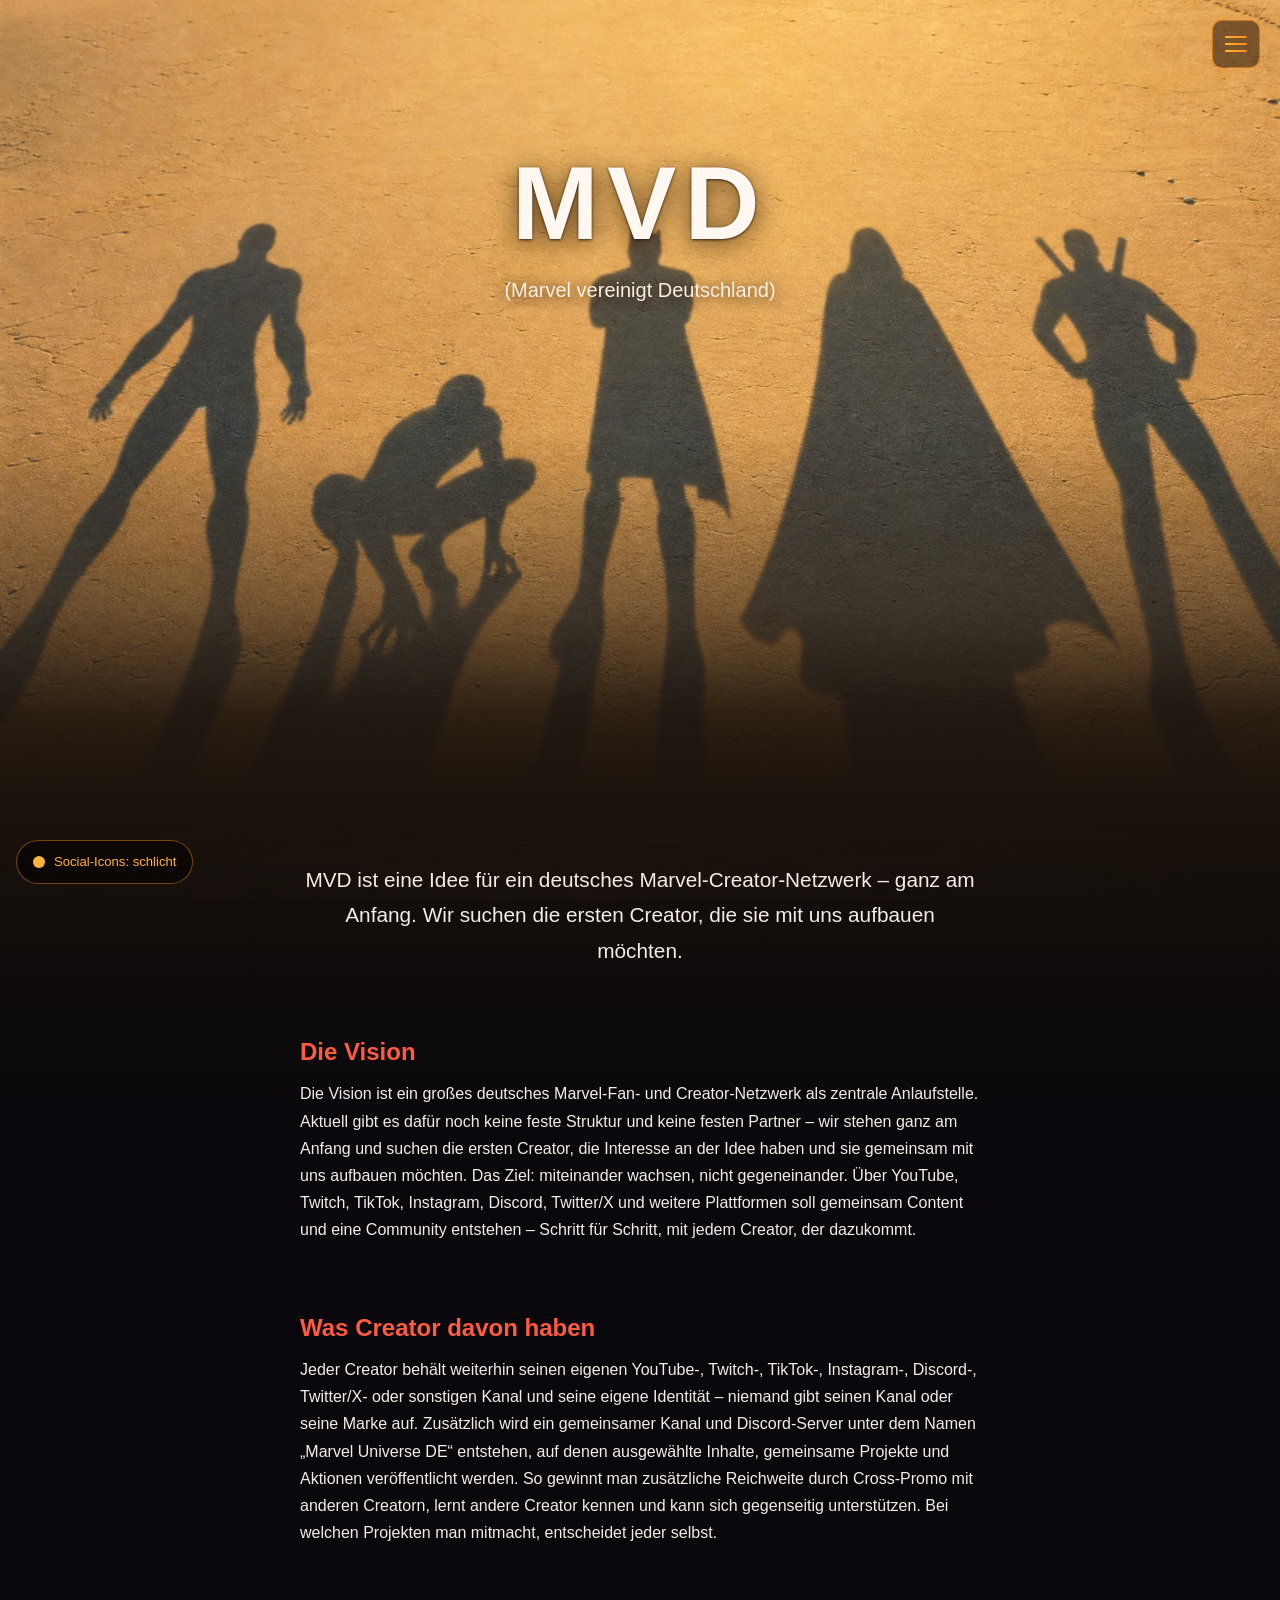
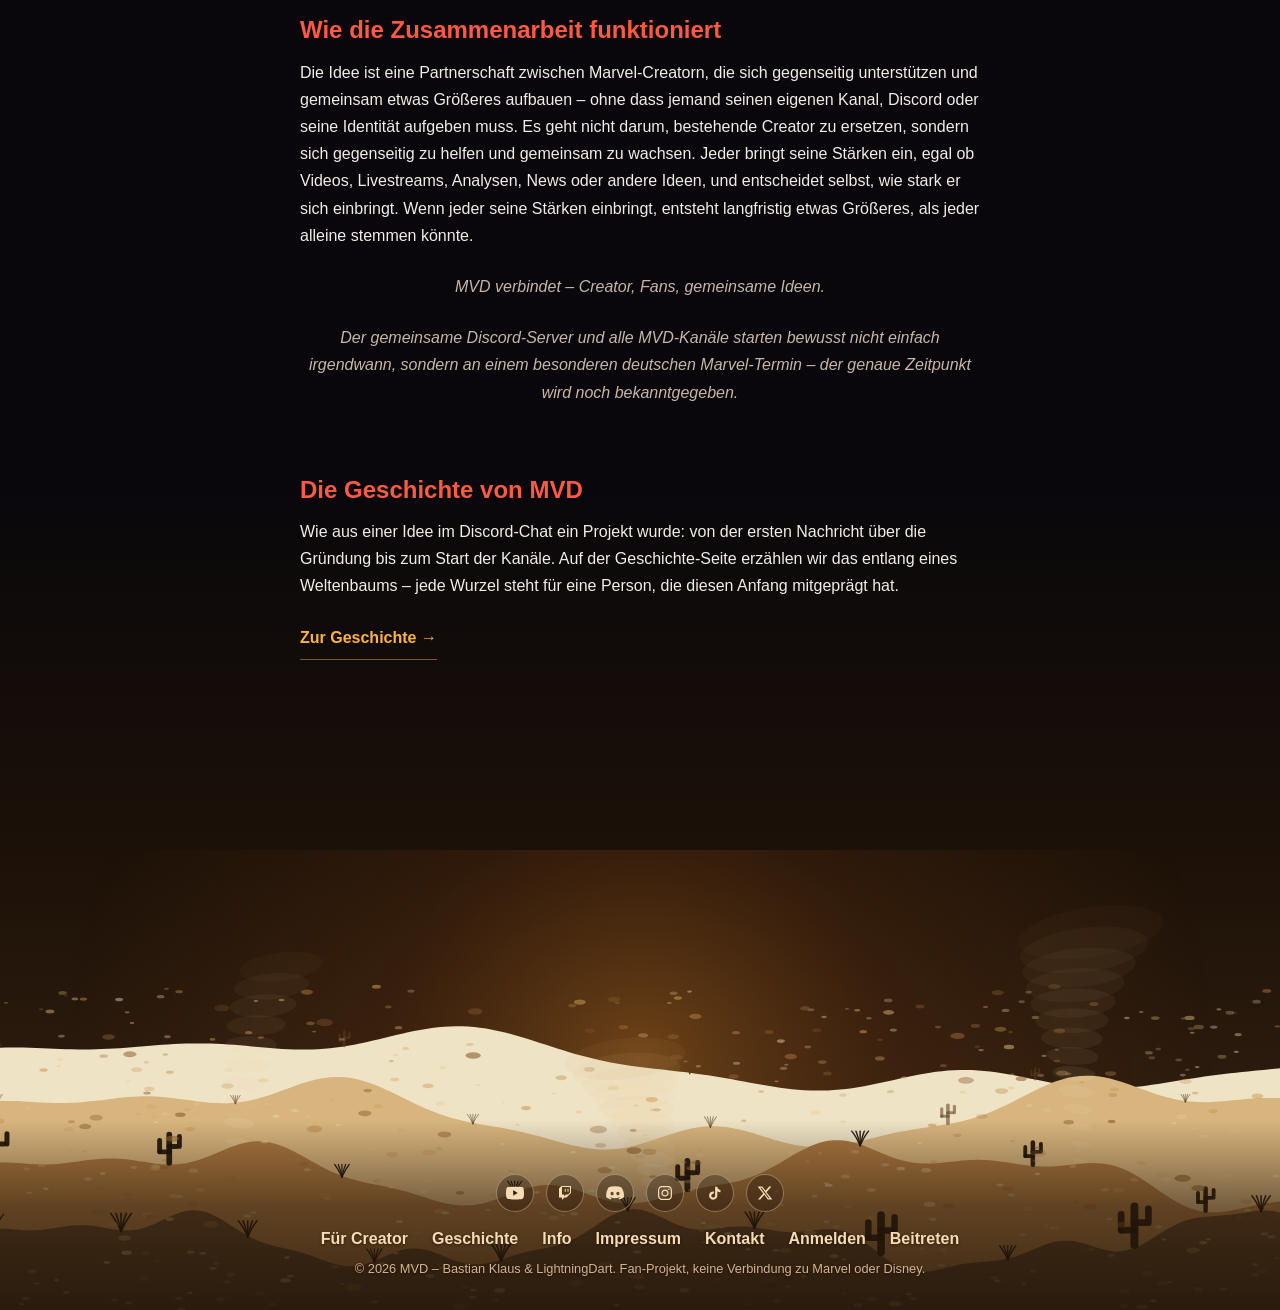
<file: index.html>
<!DOCTYPE html>
<html lang="de">
<head>
<meta charset="UTF-8">
<meta name="viewport" content="width=device-width, initial-scale=1.0, viewport-fit=cover">
<title>MVD – Marvel vereinigt Deutschland</title>
<meta name="description" content="MVD (Marvel vereinigt Deutschland) ist die Idee für ein deutsches Marvel-Creator-Netzwerk. Wir suchen die ersten Creator, die es mit uns aufbauen.">
<meta name="theme-color" content="#1a120b">
<link rel="icon" href="assets/favicon.svg" type="image/svg+xml">
<meta property="og:type" content="website">
<meta property="og:site_name" content="MVD">
<meta property="og:title" content="MVD – Marvel vereinigt Deutschland">
<meta property="og:description" content="MVD (Marvel vereinigt Deutschland) ist die Idee für ein deutsches Marvel-Creator-Netzwerk. Wir suchen die ersten Creator, die es mit uns aufbauen.">
<meta property="og:url" content="https://bastild.github.io/mvd-web/">
<meta property="og:image" content="https://bastild.github.io/mvd-web/assets/images/hero-video-poster.jpg">
<meta name="twitter:card" content="summary_large_image">
<link rel="preload" as="image" href="assets/images/header-beach.jpg">
<link rel="stylesheet" href="css/style.css">
<script>
  /* Markiert, dass JavaScript läuft. Nur dann wird Text zum Einblenden
     vorbereitet – ohne JS ist die Seite ganz normal lesbar. */
  document.documentElement.classList.add("js");
</script>
</head>
<body>

  <div class="night-backdrop" aria-hidden="true"></div>

  <button id="menu-toggle" class="hamburger" aria-label="Menü öffnen" aria-expanded="false">
    <span></span><span></span><span></span>
  </button>

  <nav id="menu" class="menu" hidden>
    <ul>
      <li><a href="creator.html" class="menu-link">Für Creator</a></li>
      <li><a href="geschichte.html" class="menu-link">Geschichte</a></li>
      <li><a href="info.html" class="menu-link">Info</a></li>
      <li><a href="#" class="menu-link">Anmelden</a></li>
      <li><a href="#" class="menu-link">Beitreten</a></li>
      <li><a href="#" class="menu-link">Bewerben</a></li>
      <li><a href="#" class="menu-link">Kontakt</a></li>
      <li><a href="v2.html" class="menu-link menu-link--version">Design V2 ansehen</a></li>
    </ul>
  </nav>

  <header class="hero">
    <div class="hero__inner">
      <h1 class="hero__title">MVD</h1>
      <p class="hero__subtitle">(Marvel vereinigt Deutschland)</p>
    </div>
  </header>

  <main>

    <section class="intro-text reveal">
      <p>MVD ist eine Idee für ein deutsches Marvel-Creator-Netzwerk – ganz am Anfang. Wir suchen die ersten Creator, die sie mit uns aufbauen möchten.</p>
    </section>

    <section class="content-block reveal">
      <h2>Die Vision</h2>
      <p>
        Die Vision ist ein großes deutsches Marvel-Fan- und Creator-Netzwerk als zentrale Anlaufstelle.
        Aktuell gibt es dafür noch keine feste Struktur und keine festen Partner – wir stehen ganz am
        Anfang und suchen die ersten Creator, die Interesse an der Idee haben und sie gemeinsam mit uns
        aufbauen möchten. Das Ziel: miteinander wachsen, nicht gegeneinander. Über YouTube, Twitch,
        TikTok, Instagram, Discord, Twitter/X und weitere Plattformen soll gemeinsam Content und 
        eine Community entstehen – Schritt für Schritt, mit jedem Creator, der dazukommt.
      </p>
    </section>

    <section class="content-block reveal">
      <h2>Was Creator davon haben</h2>
      <p>
        Jeder Creator behält weiterhin seinen eigenen YouTube-, Twitch-, TikTok-, Instagram-, Discord-,
        Twitter/X- oder sonstigen Kanal und seine eigene Identität – niemand gibt seinen Kanal 
        oder seine Marke auf. Zusätzlich wird ein gemeinsamer Kanal und Discord-Server unter 
                          dem Namen „Marvel Universe DE“ entstehen,
        auf denen ausgewählte Inhalte, gemeinsame Projekte und Aktionen veröffentlicht werden.
        So gewinnt man zusätzliche Reichweite durch Cross-Promo mit anderen Creatorn,
        lernt andere Creator kennen und kann sich gegenseitig unterstützen.
        Bei welchen Projekten man mitmacht, entscheidet jeder selbst.
      </p>
    </section>

    <section class="content-block reveal">
      <h2>Wie die Zusammenarbeit funktioniert</h2>
      <p>
        Die Idee ist eine Partnerschaft zwischen Marvel-Creatorn, die sich gegenseitig unterstützen und
        gemeinsam etwas Größeres aufbauen – ohne dass jemand seinen eigenen Kanal, Discord oder seine
        Identität aufgeben muss. Es geht nicht darum, bestehende Creator zu ersetzen, sondern sich
        gegenseitig zu helfen und gemeinsam zu wachsen. Jeder bringt seine Stärken ein, egal ob Videos,
        Livestreams, Analysen, News oder andere Ideen, und entscheidet selbst, wie stark er sich
        einbringt. Wenn jeder seine Stärken einbringt, entsteht langfristig etwas Größeres, als jeder
        alleine stemmen könnte.
      </p>
      <p class="lead-out">MVD verbindet – Creator, Fans, gemeinsame Ideen.</p>
      <p class="lead-out">
        Der gemeinsame Discord-Server und alle MVD-Kanäle starten bewusst nicht einfach
        irgendwann, sondern an einem besonderen deutschen Marvel-Termin – der genaue
        Zeitpunkt wird noch bekanntgegeben.
      </p>
    </section>

    <section class="content-block reveal">
      <h2>Die Geschichte von MVD</h2>
      <p>
        Wie aus einer Idee im Discord-Chat ein Projekt wurde: von der ersten Nachricht über die
        Gründung bis zum Start der Kanäle. Auf der Geschichte-Seite erzählen wir das entlang eines
        Weltenbaums – jede Wurzel steht für eine Person, die diesen Anfang mitgeprägt hat.
      </p>
      <p><a class="text-link" href="geschichte.html">Zur Geschichte →</a></p>
    </section>

  </main>

  <footer class="site-footer">
    <canvas id="footer-scene" class="footer-scene" aria-hidden="true"></canvas>
    <div class="footer-inner">
      <div class="footer-social" aria-label="Plattformen">
        <span class="social-icon" data-brand="youtube" title="YouTube"><svg viewBox="0 0 24 24" aria-hidden="true"><path d="M23.5 6.2a3 3 0 0 0-2.1-2.1C19.5 3.5 12 3.5 12 3.5s-7.5 0-9.4.6A3 3 0 0 0 .5 6.2 31 31 0 0 0 0 12a31 31 0 0 0 .5 5.8 3 3 0 0 0 2.1 2.1c1.9.6 9.4.6 9.4.6s7.5 0 9.4-.6a3 3 0 0 0 2.1-2.1A31 31 0 0 0 24 12a31 31 0 0 0-.5-5.8zM9.5 15.6V8.4l6.3 3.6z"/></svg><span class="sr-only">YouTube</span></span>
        <span class="social-icon" data-brand="twitch" title="Twitch"><svg viewBox="0 0 24 24" aria-hidden="true"><path d="M11.571 4.714h1.715v5.143H11.57zm4.715 0H18v5.143h-1.714zM6 0L1.714 4.286v15.428h5.143V24l4.286-4.286h3.428L22.286 12V0zm14.571 11.143l-3.428 3.428h-3.429l-3 3v-3H6.857V1.714h13.714z"/></svg><span class="sr-only">Twitch</span></span>
        <span class="social-icon" data-brand="discord" title="Discord"><svg viewBox="0 0 24 24" aria-hidden="true"><path d="M20.3 4.4A19.8 19.8 0 0 0 15.4 3l-.2.4a13.5 13.5 0 0 0-6.4 0L8.6 3a19.8 19.8 0 0 0-5 1.4C.5 9 0 13.3.3 17.6a19.9 19.9 0 0 0 6 3l1.2-1.7c-.7-.3-1.3-.6-1.9-1l.5-.3a14.2 14.2 0 0 0 12 0l.5.3c-.6.4-1.2.7-1.9 1l1.2 1.7a19.9 19.9 0 0 0 6-3c.4-5-.5-9.2-3.6-13.2zM8.1 15c-1.2 0-2.2-1.1-2.2-2.4s1-2.4 2.2-2.4 2.2 1.1 2.2 2.4S9.3 15 8.1 15zm7.8 0c-1.2 0-2.2-1.1-2.2-2.4s1-2.4 2.2-2.4 2.2 1.1 2.2 2.4-1 2.4-2.2 2.4z"/></svg><span class="sr-only">Discord</span></span>
        <span class="social-icon" data-brand="instagram" title="Instagram"><svg viewBox="0 0 24 24" aria-hidden="true"><path d="M12 0C8.74 0 8.333.015 7.053.072 5.775.132 4.905.333 4.14.63c-.789.306-1.459.717-2.126 1.384S.935 3.35.63 4.14C.333 4.905.131 5.775.072 7.053.012 8.333 0 8.74 0 12s.015 3.667.072 4.947c.06 1.277.261 2.148.558 2.913.306.788.717 1.459 1.384 2.126.667.666 1.336 1.079 2.126 1.384.766.296 1.636.499 2.913.558C8.333 23.988 8.74 24 12 24s3.667-.015 4.947-.072c1.277-.06 2.148-.262 2.913-.558.788-.306 1.459-.718 2.126-1.384.666-.667 1.079-1.335 1.384-2.126.296-.765.499-1.636.558-2.913.06-1.28.072-1.687.072-4.947s-.015-3.667-.072-4.947c-.06-1.277-.262-2.149-.558-2.913-.306-.789-.718-1.459-1.384-2.126C21.319 1.347 20.651.935 19.86.63c-.765-.297-1.636-.499-2.913-.558C15.667.012 15.26 0 12 0zm0 2.16c3.203 0 3.585.016 4.85.071 1.17.055 1.805.249 2.227.415.562.217.96.477 1.382.896.419.42.679.819.896 1.381.164.422.36 1.057.413 2.227.057 1.266.07 1.646.07 4.85s-.015 3.585-.074 4.85c-.061 1.17-.256 1.805-.421 2.227-.224.562-.479.96-.899 1.382-.419.419-.824.679-1.38.896-.42.164-1.065.36-2.235.413-1.274.057-1.649.07-4.859.07-3.211 0-3.586-.015-4.859-.074-1.171-.061-1.816-.256-2.236-.421-.569-.224-.96-.479-1.379-.899-.421-.419-.69-.824-.9-1.38-.165-.42-.359-1.065-.42-2.235-.045-1.26-.061-1.649-.061-4.844 0-3.196.016-3.586.061-4.861.061-1.17.255-1.814.42-2.234.21-.57.479-.96.9-1.381.419-.419.81-.689 1.379-.898.42-.166 1.051-.361 2.221-.421 1.275-.045 1.65-.06 4.859-.06zm0 3.678c-3.405 0-6.162 2.76-6.162 6.162 0 3.405 2.76 6.162 6.162 6.162 3.405 0 6.162-2.76 6.162-6.162 0-3.405-2.76-6.162-6.162-6.162zM12 16c-2.21 0-4-1.79-4-4s1.79-4 4-4 4 1.79 4 4-1.79 4-4 4zm7.846-10.405c0 .795-.646 1.44-1.44 1.44-.795 0-1.44-.646-1.44-1.44 0-.794.646-1.439 1.44-1.439.793-.001 1.439.645 1.439 1.439z"/></svg><span class="sr-only">Instagram</span></span>
        <span class="social-icon" data-brand="tiktok" title="TikTok"><svg viewBox="0 0 24 24" aria-hidden="true"><path class="tt tt--cyan" d="M16.6 5.8a4.8 4.8 0 0 1-1.1-3.1h-3.3v13.3a2.9 2.9 0 1 1-2-2.8V9.7a6.2 6.2 0 1 0 5.3 6.1V9.2a8 8 0 0 0 4.7 1.5V7.4a4.8 4.8 0 0 1-3.6-1.6z"/><path class="tt tt--magenta" d="M16.6 5.8a4.8 4.8 0 0 1-1.1-3.1h-3.3v13.3a2.9 2.9 0 1 1-2-2.8V9.7a6.2 6.2 0 1 0 5.3 6.1V9.2a8 8 0 0 0 4.7 1.5V7.4a4.8 4.8 0 0 1-3.6-1.6z"/><path class="tt tt--main" d="M16.6 5.8a4.8 4.8 0 0 1-1.1-3.1h-3.3v13.3a2.9 2.9 0 1 1-2-2.8V9.7a6.2 6.2 0 1 0 5.3 6.1V9.2a8 8 0 0 0 4.7 1.5V7.4a4.8 4.8 0 0 1-3.6-1.6z"/></svg><span class="sr-only">TikTok</span></span>
        <span class="social-icon" data-brand="x" title="X"><svg viewBox="0 0 24 24" aria-hidden="true"><path d="M18.2 2.3h3.4l-7.4 8.5L23 21.7h-6.8l-5.3-7-6.1 7H1.4l7.9-9.1L1 2.3h7l4.8 6.4zm-1.2 17.4h1.9L7.1 4.2H5z"/></svg><span class="sr-only">X</span></span>
      </div>
      <div class="footer-links">
        <a href="creator.html">Für Creator</a>
        <a href="geschichte.html">Geschichte</a>
        <a href="info.html">Info</a>
        <a href="#">Impressum</a>
        <a href="#">Kontakt</a>
        <a href="#">Anmelden</a>
        <a href="#">Beitreten</a>
      </div>
      <p class="copyright">© 2026 MVD – Bastian Klaus &amp; LightningDart. Fan-Projekt, keine Verbindung zu Marvel oder Disney.</p>
    </div>
  </footer>

  <script src="js/main.js"></script>
  <script src="js/footer-scene.js"></script>
  <script src="js/icon-colors.js"></script>
</body>
</html>
</file>
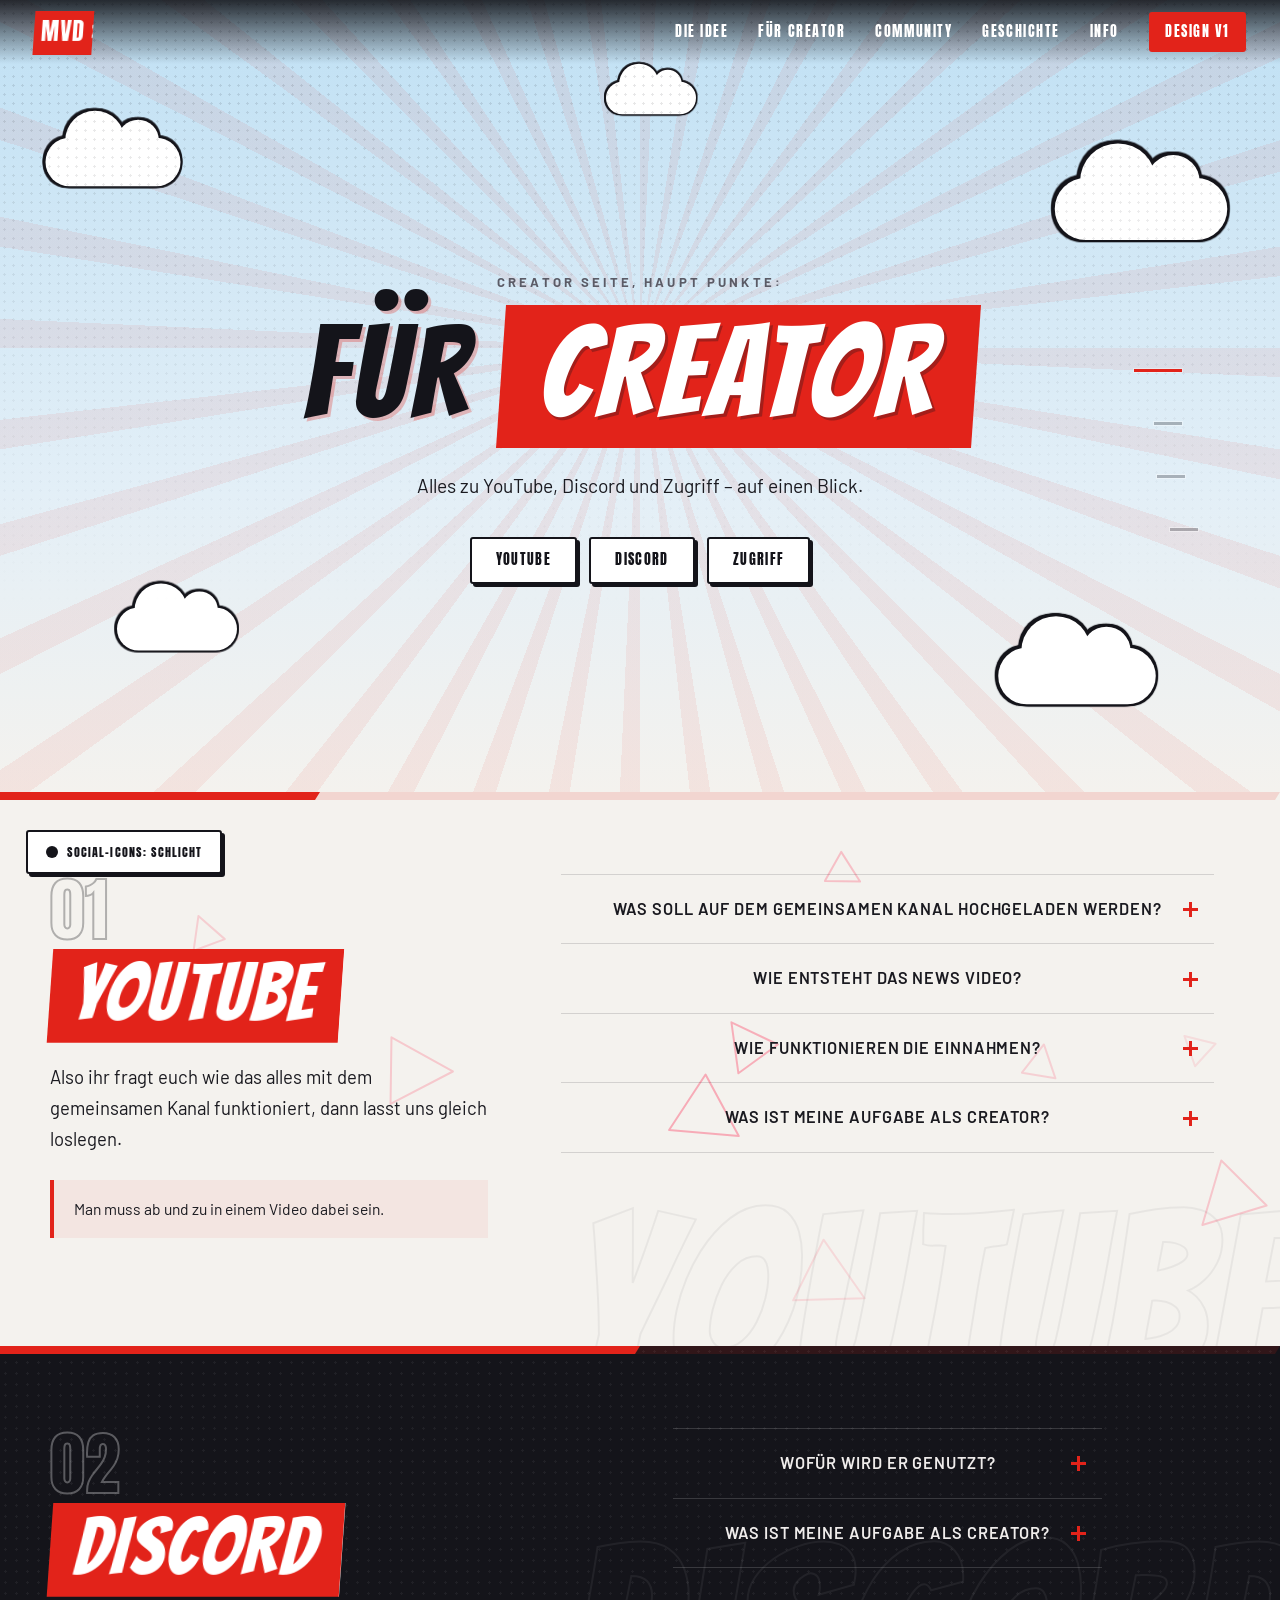
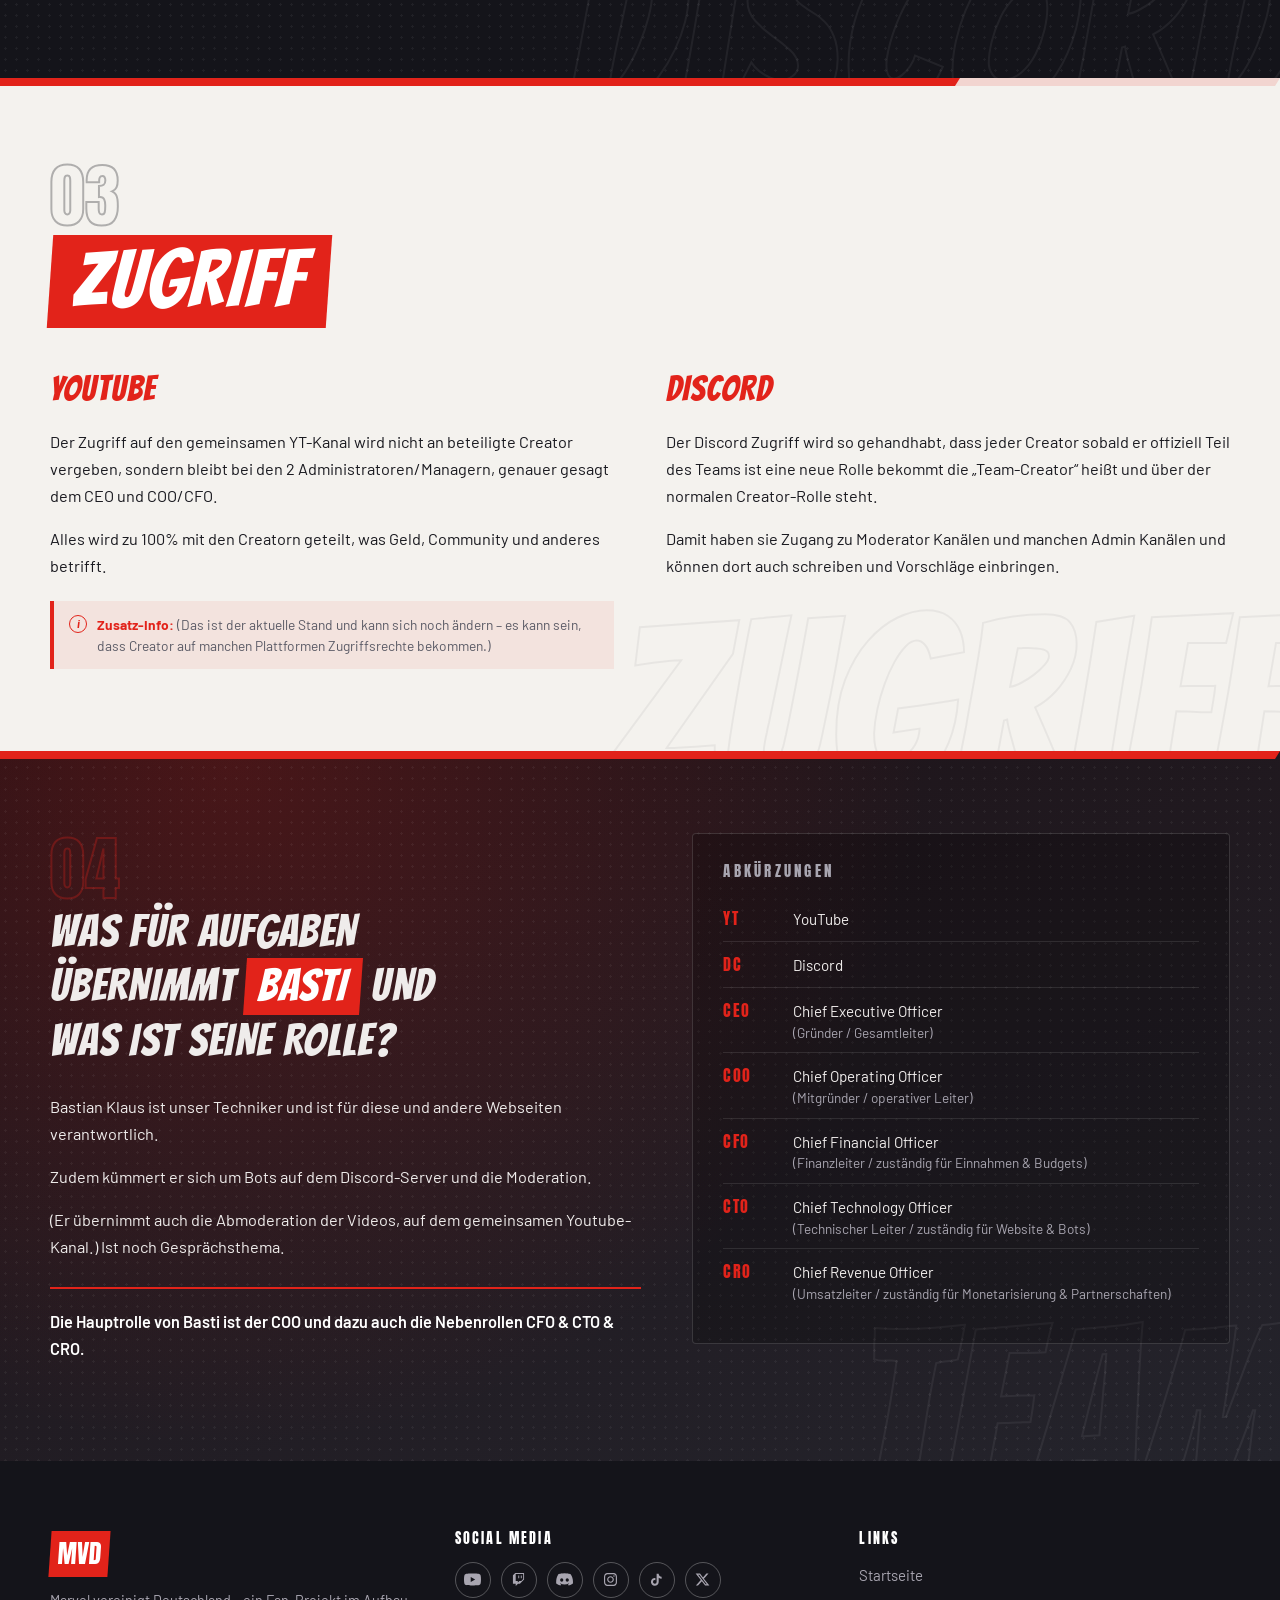
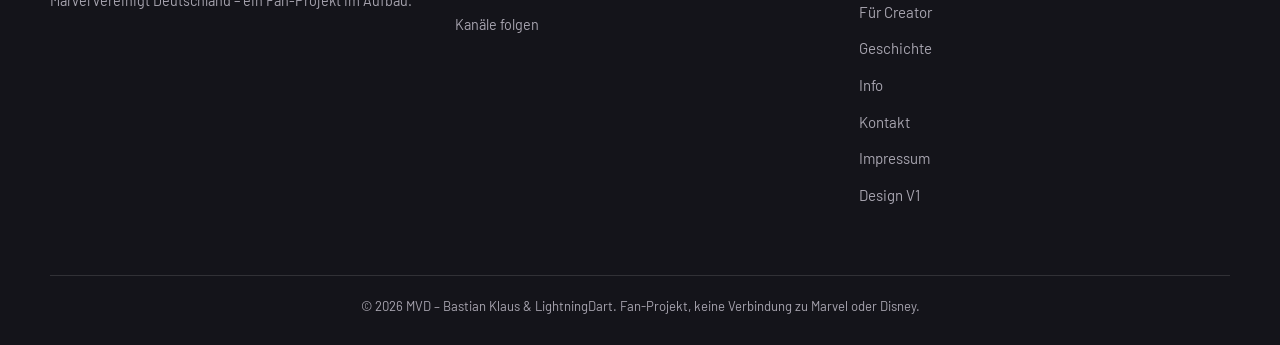
<file: creator-v2.html>
<!DOCTYPE html>
<html lang="de">
<head>
<meta charset="UTF-8">
<meta name="viewport" content="width=device-width, initial-scale=1.0, viewport-fit=cover">
<title>Für Creator – MVD V2 (Marvel vereinigt Deutschland)</title>
<meta name="description" content="Alles Wichtige für Creator: Wie die Zusammenarbeit bei MVD läuft, was du davon hast und welche Fragen am häufigsten gestellt werden.">
<meta name="theme-color" content="#14141a">
<link rel="icon" href="assets/favicon.svg" type="image/svg+xml">
<meta property="og:type" content="website">
<meta property="og:site_name" content="MVD">
<meta property="og:title" content="Für Creator – MVD">
<meta property="og:description" content="Alles Wichtige für Creator: Wie die Zusammenarbeit bei MVD läuft, was du davon hast und welche Fragen am häufigsten gestellt werden.">
<meta property="og:url" content="https://bastild.github.io/mvd-web/creator-v2.html">
<meta property="og:image" content="https://bastild.github.io/mvd-web/assets/images/hero-video-poster.jpg">
<meta name="twitter:card" content="summary_large_image">
<link rel="preconnect" href="https://fonts.googleapis.com">
<link rel="preconnect" href="https://fonts.gstatic.com" crossorigin>
<link href="https://fonts.googleapis.com/css2?family=Anton&family=Bangers&family=Barlow:wght@400;500;600;700&display=swap" rel="stylesheet">
<link rel="stylesheet" href="css/style-v2.css">
<link rel="stylesheet" href="css/style-creator-v2.css">
<script>
  document.documentElement.classList.add("js");
</script>
</head>
<body>

  <header class="topbar" id="topbar">
    <a class="topbar__brand" href="v2.html">
      <span class="hl">MVD</span>
    </a>

    <nav class="topbar__nav">
      <a href="v2.html#idee">Die Idee</a>
      <a href="creator-v2.html" aria-current="page">Für Creator</a>
      <a href="v2.html#community">Community</a>
      <a href="geschichte-v2.html">Geschichte</a>
      <a href="info-v2.html">Info</a>
      <a class="btn btn--red btn--sm" href="creator.html">Design V1</a>
    </nav>

    <button id="menu-toggle" class="hamburger" aria-label="Menü öffnen" aria-expanded="false" aria-controls="menu">
      <span></span><span></span><span></span>
    </button>
  </header>

  <nav id="menu" class="menu" hidden>
    <ul>
      <li><a href="v2.html">Startseite</a></li>
      <li><a href="creator-v2.html" aria-current="page">Für Creator</a></li>
      <li><a href="v2.html#community">Community</a></li>
      <li><a href="geschichte-v2.html">Geschichte</a></li>
      <li><a href="info-v2.html">Info</a></li>
      <li><a href="v2.html#kontakt">Kontakt</a></li>
      <li><a class="menu__version" href="creator.html">Design V1 ansehen</a></li>
    </ul>
  </nav>

  <!-- Hero. Ohne Foto – die Deko sind gezeichnete Comic-Wolken, ein
       Halbtonraster und Speed-Lines, alles per CSS. -->
  <section class="chero">
    <div class="chero__sky" aria-hidden="true">
      <span class="cloud cloud--1"></span>
      <span class="cloud cloud--2"></span>
      <span class="cloud cloud--3"></span>
      <span class="cloud cloud--4"></span>
      <span class="cloud cloud--5"></span>
    </div>
    <div class="chero__rays" aria-hidden="true"></div>
    <div class="chero__dots" aria-hidden="true"></div>

    <div class="chero__inner">
      <p class="chero__kicker">Creator Seite, Haupt Punkte:</p>
      <h1 class="chero__title">Für <span class="hl">Creator</span></h1>
      <p class="chero__claim">Alles zu YouTube, Discord und Zugriff – auf einen Blick.</p>

      <nav class="chero__jump" aria-label="Hauptpunkte">
        <a href="#youtube">YouTube</a>
        <a href="#discord">Discord</a>
        <a href="#zugriff">Zugriff</a>
      </nav>
    </div>
  </section>

  <!-- 1. YOUTUBE ---------------------------------------------------------- -->
  <section class="band band--paper band--qa" id="youtube" data-nav="YouTube" data-deco="play">
    <span class="band__mark" aria-hidden="true">YouTube</span>
    <div class="band__inner">
      <header class="band__head reveal">
        <span class="band__num">01</span>
        <h2 class="band__title"><span class="hl">YouTube</span></h2>
        <p class="band__lead">Also ihr fragt euch wie das alles mit dem gemeinsamen Kanal funktioniert, dann lasst uns gleich loslegen.</p>
        <p class="band__note">Man muss ab und zu in einem Video dabei sein.</p>
      </header>

      <div class="qa-list reveal">
        <details class="qa2">
          <summary><span>Was soll auf dem gemeinsamen Kanal hochgeladen werden?</span></summary>
          <div class="qa2__answer">
            <div class="qa2__inner">
              <p>Geplant sind Inhalte wie:</p>
              <ul class="tag-list">
                <li>News</li>
                <li>Livestreams</li>
                <li>Trailer-Analysen</li>
                <li>Reactions</li>
                <li>Community-Projekte</li>
                <li>Diskussionen</li>
                <li>Events rund um das Marvel-Universum</li>
              </ul>
            </div>
          </div>
        </details>

        <details class="qa2">
          <summary><span>Wie entsteht das News Video?</span></summary>
          <div class="qa2__answer">
            <div class="qa2__inner">
              <p>Es entsteht dadurch, dass alle Creator die dabei sind wenn sie wollen ein eigenes Video erstellen für ihren Kanal und dann können sie dieses dem CEO und COO zeigen und diese bewerten unter anderem welches am meisten Infos hat und dieses wird dann auf dem gemeinsamen Kanal, als Kollaboration hochgeladen das heißt auf dem Kanal der es gemacht hat und auf dem MVD Kanal erscheinen.</p>
            </div>
          </div>
        </details>

        <details class="qa2">
          <summary><span>Wie funktionieren die Einnahmen?</span></summary>
          <div class="qa2__answer">
            <div class="qa2__inner">
              <p>Sobald der Kanal Einnahmen erhält wird es so gehandhabt, dass, wenn es ein gemeinsames Video ist der Betrag zwischen allen die beteiligt waren fair aufgeteilt wird. Wenn es ein News Video ist bekommt der Ersteller 90% und das MVD Team/CFO &amp; andere 10%. Diese 10% werden für Verschiedenes ausgegeben, was MVD hilft. Verbesserungen der Website oder ähnliches.</p>
            </div>
          </div>
        </details>

        <details class="qa2">
          <summary><span>Was ist meine Aufgabe als Creator?</span></summary>
          <div class="qa2__answer">
            <div class="qa2__inner">
              <p>Aktuell gibt es nur eine verbindliche Aufgabe, ab und zu auf dem Kanal präsent sein.</p>
            </div>
          </div>
        </details>
      </div>
    </div>
  </section>

  <!-- 2. DISCORD ---------------------------------------------------------- -->
  <section class="band band--ink band--qa" id="discord" data-nav="Discord" data-deco="bubble,spark">
    <span class="band__mark" aria-hidden="true">Discord</span>
    <div class="band__inner">
      <header class="band__head reveal">
        <span class="band__num">02</span>
        <h2 class="band__title"><span class="hl">Discord</span></h2>
      </header>

      <div class="qa-list reveal">
        <details class="qa2">
          <summary><span>Wofür wird er genutzt?</span></summary>
          <div class="qa2__answer">
            <div class="qa2__inner">
              <p>Er wird für die Zusammenführung der Community genutzt, er soll keinen bestehenden Server ersetzen, sondern erweitern. Also z.B.: Im News Chat gibt es eine Benachrichtigung für jedes News Video, von jedem Creator.</p>
              <p>Zudem werden die anderen Server verlinkt und Giveaways wird es nur auf den eigenen Servern geben.</p>
              <p>Der Discord-Server bildet das Community-Zentrum, in dem Mitglieder sich austauschen, eigene Kreationen teilen und sich über aktuelle Themen informieren können.</p>
              <p>Ergänzend gibt es Benachrichtigungsrollen, mit denen jede Person selbst wählt, von welchen Creatorn oder zu welchen Themen sie Neuigkeiten erhalten möchte.</p>
            </div>
          </div>
        </details>

        <details class="qa2">
          <summary><span>Was ist meine Aufgabe als Creator?</span></summary>
          <div class="qa2__answer">
            <div class="qa2__inner">
              <p>Es gibt aktuell keine verbindlichen Aufgaben des Creators auf dem Discord-Server.</p>
            </div>
          </div>
        </details>
      </div>
    </div>
  </section>

  <!-- 3. ZUGRIFF – die beiden Punkte stehen offen nebeneinander ------------ -->
  <section class="band band--paper" id="zugriff" data-nav="Zugriff" data-deco="key,shield">
    <span class="band__mark" aria-hidden="true">Zugriff</span>
    <div class="band__inner">
      <header class="band__head reveal">
        <span class="band__num">03</span>
        <h2 class="band__title"><span class="hl">Zugriff</span></h2>
      </header>

      <div class="split reveal">
        <div class="split__col">
          <h3 class="split__title">YouTube</h3>
          <p>Der Zugriff auf den gemeinsamen YT-Kanal wird nicht an beteiligte Creator vergeben, sondern bleibt bei den 2 Administratoren/Managern, genauer gesagt dem CEO und COO/CFO.</p>
          <p>Alles wird zu 100% mit den Creatorn geteilt, was Geld, Community und anderes betrifft.</p>
          <p class="info-note">
            <span class="info-note__mark" aria-hidden="true">i</span>
            <span><strong>Zusatz-Info:</strong> (Das ist der aktuelle Stand und kann sich noch ändern – es kann sein, dass Creator auf manchen Plattformen Zugriffsrechte bekommen.)</span>
          </p>
        </div>

        <div class="split__col">
          <h3 class="split__title">Discord</h3>
          <p>Der Discord Zugriff wird so gehandhabt, dass jeder Creator sobald er offiziell Teil des Teams ist eine neue Rolle bekommt die „Team-Creator“ heißt und über der normalen Creator-Rolle steht.</p>
          <p>Damit haben sie Zugang zu Moderator Kanälen und manchen Admin Kanälen und können dort auch schreiben und Vorschläge einbringen.</p>
        </div>
      </div>
    </div>
  </section>

  <!-- 4. BASTI und die Abkürzungen, nebeneinander im gepunkteten Band ------ -->
  <section class="band band--basti" id="basti" data-nav="Basti" data-deco="gear,spark">
    <span class="band__mark" aria-hidden="true">Team</span>
    <div class="band__inner">
      <div class="basti-grid">
        <div class="reveal">
          <header class="band__head band__head--tight">
            <span class="band__num">04</span>
            <h2 class="band__title band__title--sm">Was für Aufgaben übernimmt <span class="hl">Basti</span> und was ist seine Rolle?</h2>
          </header>

          <div class="basti2">
            <p>Bastian Klaus ist unser Techniker und ist für diese und andere Webseiten verantwortlich.</p>
            <p>Zudem kümmert er sich um Bots auf dem Discord-Server und die Moderation.</p>
            <p>(Er übernimmt auch die Abmoderation der Videos, auf dem gemeinsamen Youtube-Kanal.) Ist noch Gesprächsthema.</p>
            <p class="basti2__roles">Die Hauptrolle von Basti ist der COO und dazu auch die Nebenrollen CFO &amp; CTO &amp; CRO.</p>
          </div>
        </div>

        <div class="abbr2 reveal" aria-labelledby="abbr2-title">
          <h3 id="abbr2-title" class="abbr2__title">Abkürzungen</h3>
          <dl class="abbr2__list">
            <div class="abbr2__row"><dt>YT</dt><dd>YouTube</dd></div>
            <div class="abbr2__row"><dt>DC</dt><dd>Discord</dd></div>
            <div class="abbr2__row"><dt>CEO</dt><dd>Chief Executive Officer <span>(Gründer / Gesamtleiter)</span></dd></div>
            <div class="abbr2__row"><dt>COO</dt><dd>Chief Operating Officer <span>(Mitgründer / operativer Leiter)</span></dd></div>
            <div class="abbr2__row"><dt>CFO</dt><dd>Chief Financial Officer <span>(Finanzleiter / zuständig für Einnahmen &amp; Budgets)</span></dd></div>
            <div class="abbr2__row"><dt>CTO</dt><dd>Chief Technology Officer <span>(Technischer Leiter / zuständig für Website &amp; Bots)</span></dd></div>
            <div class="abbr2__row"><dt>CRO</dt><dd>Chief Revenue Officer <span>(Umsatzleiter / zuständig für Monetarisierung &amp; Partnerschaften)</span></dd></div>
          </dl>
        </div>
      </div>
    </div>
  </section>

  <footer class="footer">
    <div class="footer__inner">
      <div class="footer__col">
        <p class="footer__brand"><span class="hl">MVD</span></p>
        <p class="footer__note">Marvel vereinigt Deutschland – ein Fan-Projekt im Aufbau.</p>
      </div>

      <div class="footer__col">
        <h4>Social Media</h4>
        <div class="footer__social">
          <span class="social-icon" data-brand="youtube" title="YouTube"><svg viewBox="0 0 24 24" aria-hidden="true"><path d="M23.5 6.2a3 3 0 0 0-2.1-2.1C19.5 3.5 12 3.5 12 3.5s-7.5 0-9.4.6A3 3 0 0 0 .5 6.2 31 31 0 0 0 0 12a31 31 0 0 0 .5 5.8 3 3 0 0 0 2.1 2.1c1.9.6 9.4.6 9.4.6s7.5 0 9.4-.6a3 3 0 0 0 2.1-2.1A31 31 0 0 0 24 12a31 31 0 0 0-.5-5.8zM9.5 15.6V8.4l6.3 3.6z"/></svg><span class="sr-only">YouTube</span></span>
          <span class="social-icon" data-brand="twitch" title="Twitch"><svg viewBox="0 0 24 24" aria-hidden="true"><path d="M11.571 4.714h1.715v5.143H11.57zm4.715 0H18v5.143h-1.714zM6 0L1.714 4.286v15.428h5.143V24l4.286-4.286h3.428L22.286 12V0zm14.571 11.143l-3.428 3.428h-3.429l-3 3v-3H6.857V1.714h13.714z"/></svg><span class="sr-only">Twitch</span></span>
          <span class="social-icon" data-brand="discord" title="Discord"><svg viewBox="0 0 24 24" aria-hidden="true"><path d="M20.3 4.4A19.8 19.8 0 0 0 15.4 3l-.2.4a13.5 13.5 0 0 0-6.4 0L8.6 3a19.8 19.8 0 0 0-5 1.4C.5 9 0 13.3.3 17.6a19.9 19.9 0 0 0 6 3l1.2-1.7c-.7-.3-1.3-.6-1.9-1l.5-.3a14.2 14.2 0 0 0 12 0l.5.3c-.6.4-1.2.7-1.9 1l1.2 1.7a19.9 19.9 0 0 0 6-3c.4-5-.5-9.2-3.6-13.2zM8.1 15c-1.2 0-2.2-1.1-2.2-2.4s1-2.4 2.2-2.4 2.2 1.1 2.2 2.4S9.3 15 8.1 15zm7.8 0c-1.2 0-2.2-1.1-2.2-2.4s1-2.4 2.2-2.4 2.2 1.1 2.2 2.4-1 2.4-2.2 2.4z"/></svg><span class="sr-only">Discord</span></span>
          <span class="social-icon" data-brand="instagram" title="Instagram"><svg viewBox="0 0 24 24" aria-hidden="true"><path d="M12 0C8.74 0 8.333.015 7.053.072 5.775.132 4.905.333 4.14.63c-.789.306-1.459.717-2.126 1.384S.935 3.35.63 4.14C.333 4.905.131 5.775.072 7.053.012 8.333 0 8.74 0 12s.015 3.667.072 4.947c.06 1.277.261 2.148.558 2.913.306.788.717 1.459 1.384 2.126.667.666 1.336 1.079 2.126 1.384.766.296 1.636.499 2.913.558C8.333 23.988 8.74 24 12 24s3.667-.015 4.947-.072c1.277-.06 2.148-.262 2.913-.558.788-.306 1.459-.718 2.126-1.384.666-.667 1.079-1.335 1.384-2.126.296-.765.499-1.636.558-2.913.06-1.28.072-1.687.072-4.947s-.015-3.667-.072-4.947c-.06-1.277-.262-2.149-.558-2.913-.306-.789-.718-1.459-1.384-2.126C21.319 1.347 20.651.935 19.86.63c-.765-.297-1.636-.499-2.913-.558C15.667.012 15.26 0 12 0zm0 2.16c3.203 0 3.585.016 4.85.071 1.17.055 1.805.249 2.227.415.562.217.96.477 1.382.896.419.42.679.819.896 1.381.164.422.36 1.057.413 2.227.057 1.266.07 1.646.07 4.85s-.015 3.585-.074 4.85c-.061 1.17-.256 1.805-.421 2.227-.224.562-.479.96-.899 1.382-.419.419-.824.679-1.38.896-.42.164-1.065.36-2.235.413-1.274.057-1.649.07-4.859.07-3.211 0-3.586-.015-4.859-.074-1.171-.061-1.816-.256-2.236-.421-.569-.224-.96-.479-1.379-.899-.421-.419-.69-.824-.9-1.38-.165-.42-.359-1.065-.42-2.235-.045-1.26-.061-1.649-.061-4.844 0-3.196.016-3.586.061-4.861.061-1.17.255-1.814.42-2.234.21-.57.479-.96.9-1.381.419-.419.81-.689 1.379-.898.42-.166 1.051-.361 2.221-.421 1.275-.045 1.65-.06 4.859-.06zm0 3.678c-3.405 0-6.162 2.76-6.162 6.162 0 3.405 2.76 6.162 6.162 6.162 3.405 0 6.162-2.76 6.162-6.162 0-3.405-2.76-6.162-6.162-6.162zM12 16c-2.21 0-4-1.79-4-4s1.79-4 4-4 4 1.79 4 4-1.79 4-4 4zm7.846-10.405c0 .795-.646 1.44-1.44 1.44-.795 0-1.44-.646-1.44-1.44 0-.794.646-1.439 1.44-1.439.793-.001 1.439.645 1.439 1.439z"/></svg><span class="sr-only">Instagram</span></span>
          <span class="social-icon" data-brand="tiktok" title="TikTok"><svg viewBox="0 0 24 24" aria-hidden="true"><path class="tt tt--cyan" d="M16.6 5.8a4.8 4.8 0 0 1-1.1-3.1h-3.3v13.3a2.9 2.9 0 1 1-2-2.8V9.7a6.2 6.2 0 1 0 5.3 6.1V9.2a8 8 0 0 0 4.7 1.5V7.4a4.8 4.8 0 0 1-3.6-1.6z"/><path class="tt tt--magenta" d="M16.6 5.8a4.8 4.8 0 0 1-1.1-3.1h-3.3v13.3a2.9 2.9 0 1 1-2-2.8V9.7a6.2 6.2 0 1 0 5.3 6.1V9.2a8 8 0 0 0 4.7 1.5V7.4a4.8 4.8 0 0 1-3.6-1.6z"/><path class="tt tt--main" d="M16.6 5.8a4.8 4.8 0 0 1-1.1-3.1h-3.3v13.3a2.9 2.9 0 1 1-2-2.8V9.7a6.2 6.2 0 1 0 5.3 6.1V9.2a8 8 0 0 0 4.7 1.5V7.4a4.8 4.8 0 0 1-3.6-1.6z"/></svg><span class="sr-only">TikTok</span></span>
          <span class="social-icon" data-brand="x" title="X"><svg viewBox="0 0 24 24" aria-hidden="true"><path d="M18.2 2.3h3.4l-7.4 8.5L23 21.7h-6.8l-5.3-7-6.1 7H1.4l7.9-9.1L1 2.3h7l4.8 6.4zm-1.2 17.4h1.9L7.1 4.2H5z"/></svg><span class="sr-only">X</span></span>
        </div>
        <p class="footer__note">Kanäle folgen</p>
      </div>

      <div class="footer__col">
        <h4>Links</h4>
        <ul class="footer__links">
          <li><a href="v2.html">Startseite</a></li>
          <li><a href="creator-v2.html">Für Creator</a></li>
          <li><a href="geschichte-v2.html">Geschichte</a></li>
          <li><a href="info-v2.html">Info</a></li>
          <li><a href="v2.html#kontakt">Kontakt</a></li>
          <li><a href="v2.html#kontakt">Impressum</a></li>
          <li><a href="creator.html">Design V1</a></li>
        </ul>
      </div>
    </div>

    <p class="footer__copyright">© 2026 MVD – Bastian Klaus &amp; LightningDart. Fan-Projekt, keine Verbindung zu Marvel oder Disney.</p>
  </footer>

  <script src="js/main-v2.js"></script>
  <script src="js/qa.js"></script>
  <script src="js/section-nav.js"></script>
  <script src="js/deco.js"></script>
  <script src="js/icon-colors.js"></script>
</body>
</html>
</file>
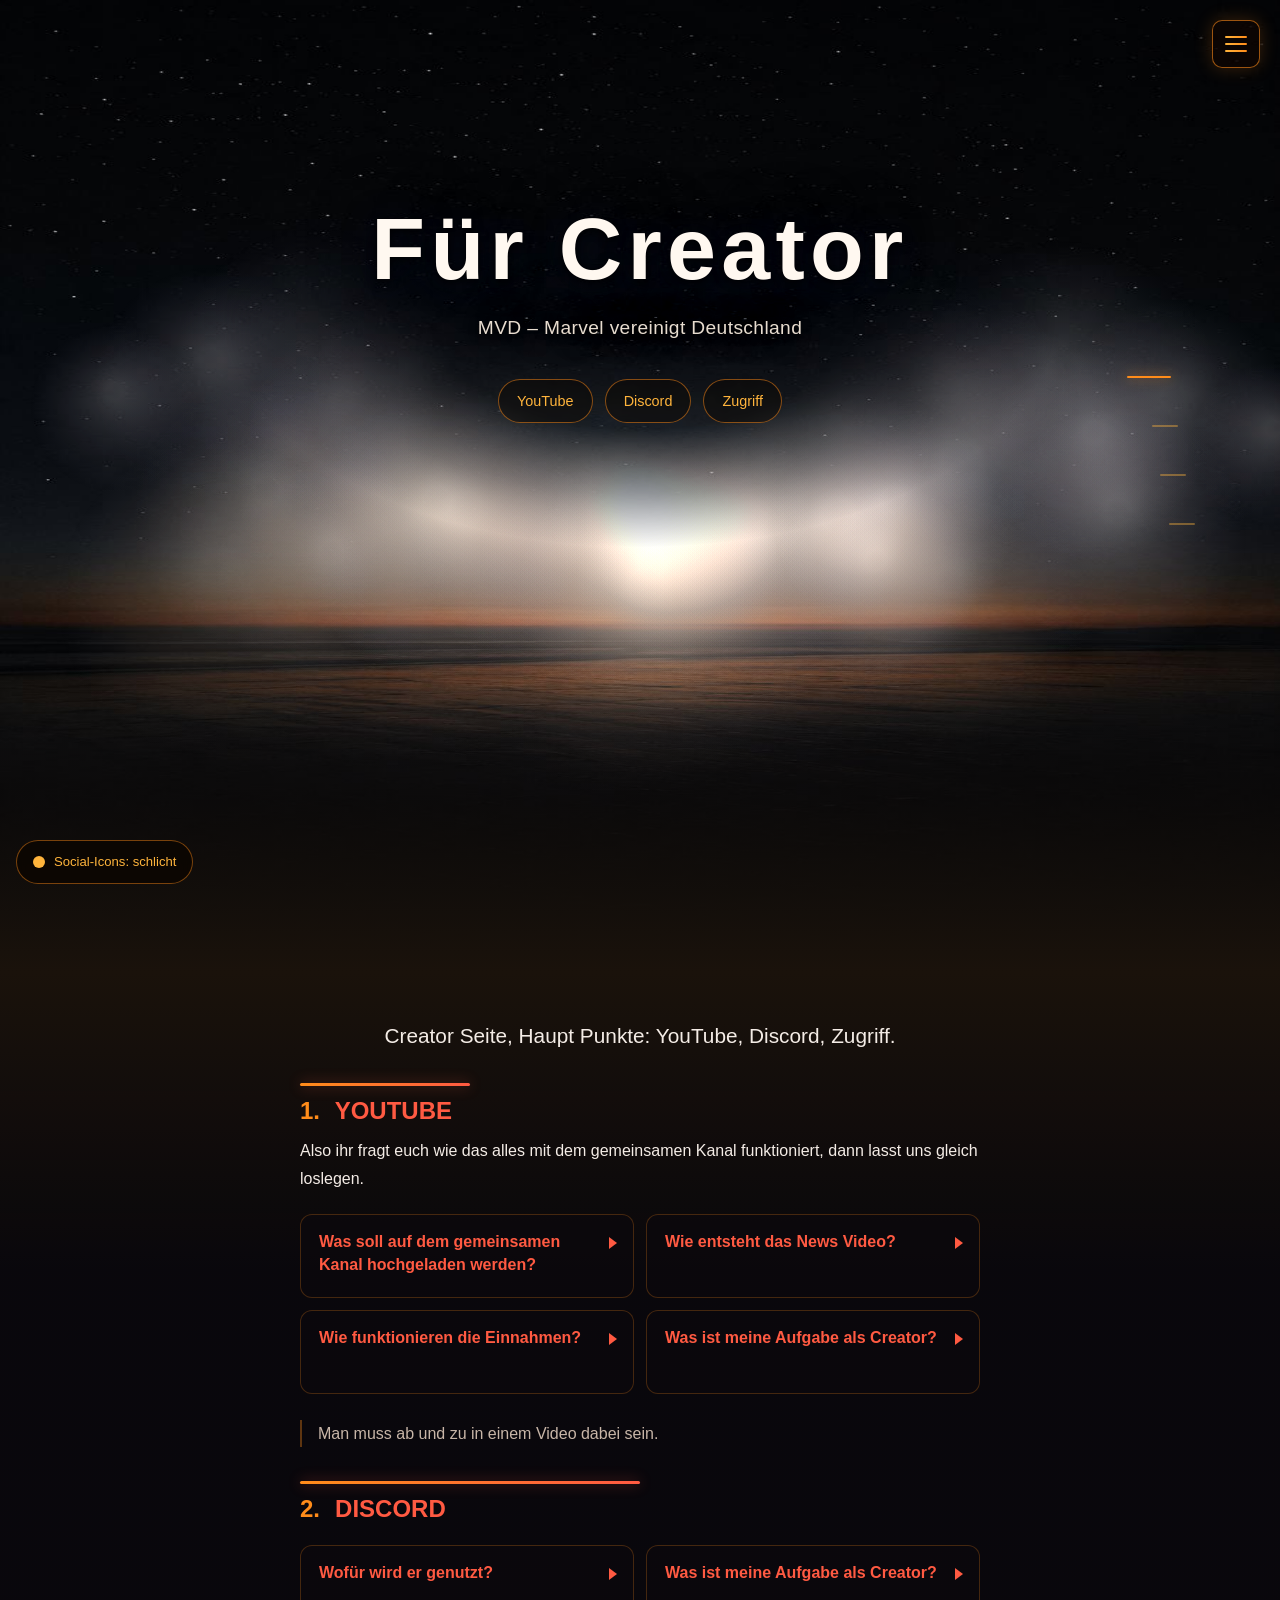
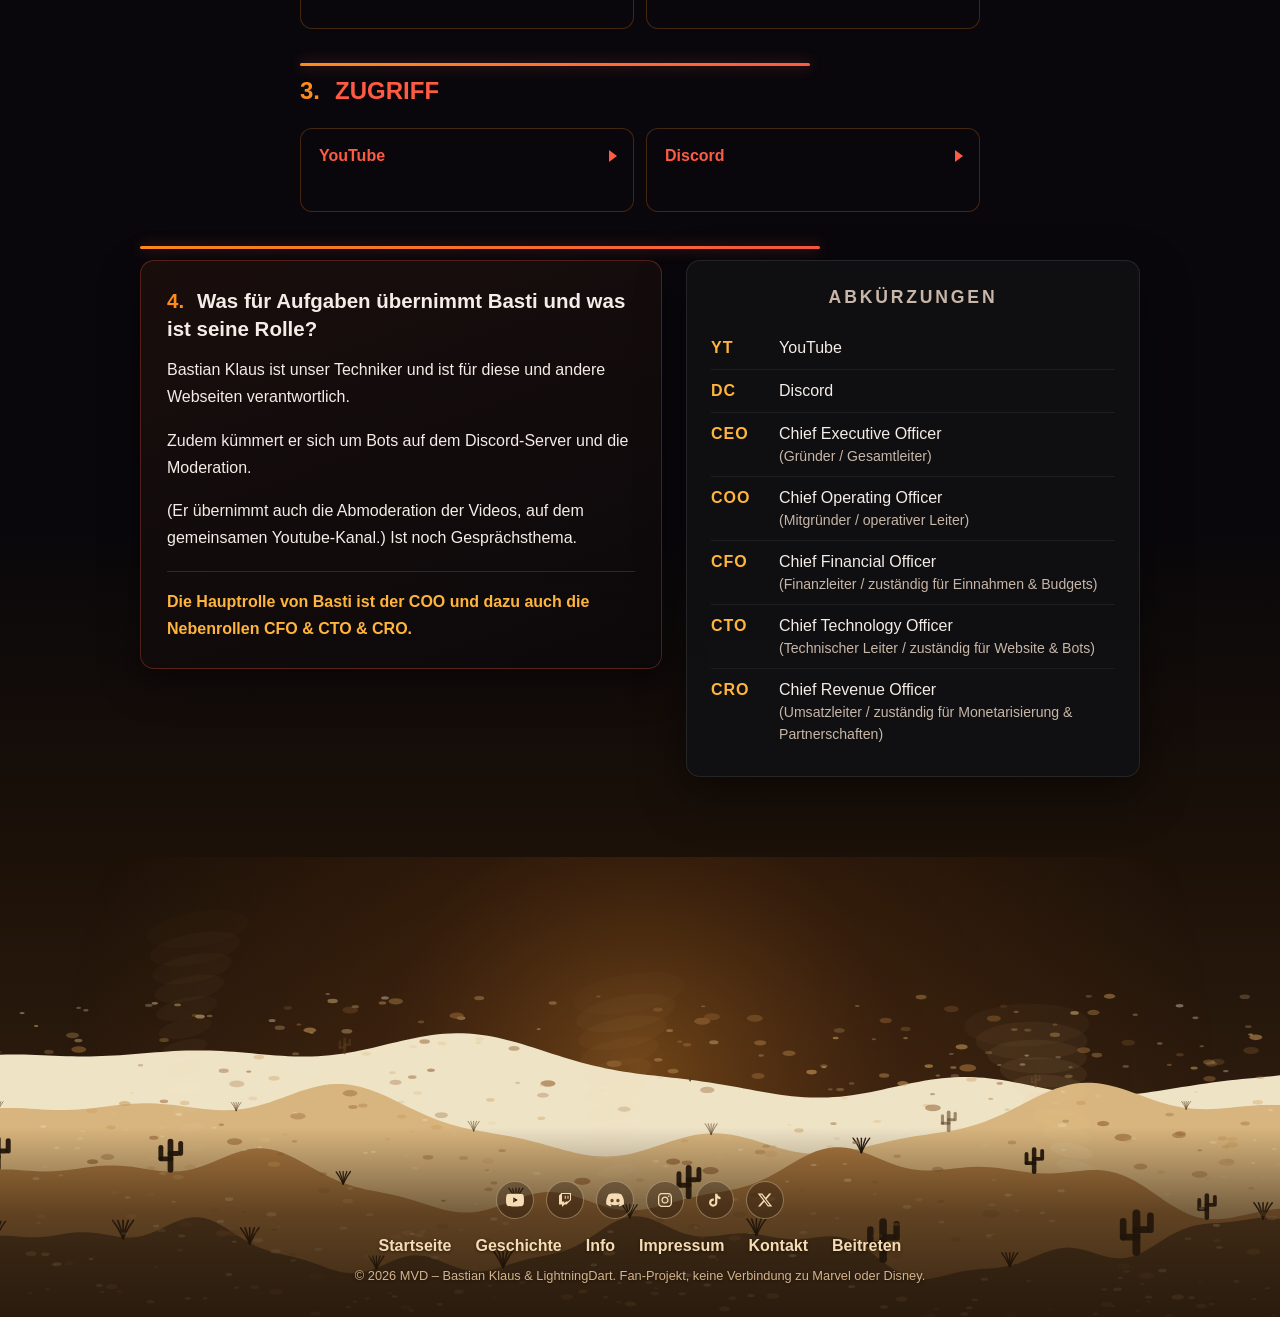
<file: creator.html>
<!DOCTYPE html>
<html lang="de">
<head>
<meta charset="UTF-8">
<meta name="viewport" content="width=device-width, initial-scale=1.0, viewport-fit=cover">
<title>Für Creator – MVD (Marvel vereinigt Deutschland)</title>
<meta name="description" content="Alles Wichtige für Creator: Wie die Zusammenarbeit bei MVD läuft, was du davon hast und welche Fragen am häufigsten gestellt werden.">
<meta name="theme-color" content="#1a120b">
<link rel="icon" href="assets/favicon.svg" type="image/svg+xml">
<meta property="og:type" content="website">
<meta property="og:site_name" content="MVD">
<meta property="og:title" content="Für Creator – MVD">
<meta property="og:description" content="Alles Wichtige für Creator: Wie die Zusammenarbeit bei MVD läuft, was du davon hast und welche Fragen am häufigsten gestellt werden.">
<meta property="og:url" content="https://bastild.github.io/mvd-web/creator.html">
<meta property="og:image" content="https://bastild.github.io/mvd-web/assets/images/hero-video-poster.jpg">
<meta name="twitter:card" content="summary_large_image">
<link rel="stylesheet" href="css/style.css">
<link rel="stylesheet" href="css/style-creator.css">
<script>
  /* Markiert, dass JavaScript läuft. Nur dann wird Text zum Einblenden
     vorbereitet – ohne JS ist die Seite ganz normal lesbar. */
  document.documentElement.classList.add("js");
</script>
</head>
<body>

  <div class="night-backdrop" aria-hidden="true"></div>
  <canvas id="night-life" class="night-life" aria-hidden="true"></canvas>

  <button id="menu-toggle" class="hamburger" aria-label="Menü öffnen" aria-expanded="false">
    <span></span><span></span><span></span>
  </button>

  <nav id="menu" class="menu" hidden>
    <ul>
      <li><a href="index.html" class="menu-link">Startseite</a></li>
      <li><a href="creator.html" class="menu-link menu-link--current" aria-current="page">Für Creator</a></li>
      <li><a href="geschichte.html" class="menu-link">Geschichte</a></li>
      <li><a href="info.html" class="menu-link">Info</a></li>
      <li><a href="#" class="menu-link">Anmelden</a></li>
      <li><a href="#" class="menu-link">Beitreten</a></li>
      <li><a href="#" class="menu-link">Kontakt</a></li>
      <li><a href="creator-v2.html" class="menu-link menu-link--version">Design V2 ansehen</a></li>
    </ul>
  </nav>

  <!-- Himmelzone: Sterne hinter der Überschrift, Wolken leicht darunter,
       danach läuft dasselbe Bild von selbst in den Sonnenuntergang und von
       dort sauber in den dunklen Seitenhintergrund. -->
  <header class="sky">
    <div class="sky__scene" aria-hidden="true"></div>
    <canvas id="sky-clouds" class="sky__clouds" aria-hidden="true"></canvas>

    <div class="sky__inner">
      <h1 class="sky__title">Für Creator</h1>
      <p class="sky__subtitle">MVD – Marvel vereinigt Deutschland</p>

      <nav class="sky__jump" aria-label="Hauptpunkte">
        <a href="#youtube">YouTube</a>
        <a href="#discord">Discord</a>
        <a href="#zugriff">Zugriff</a>
      </nav>
    </div>
  </header>

  <main>

    <section class="intro-text reveal">
      <p>Creator Seite, Haupt Punkte: YouTube, Discord, Zugriff.</p>
    </section>

    <!-- 1. YOUTUBE ------------------------------------------------------- -->
    <section class="content-block reveal" id="youtube" data-nav="YouTube" data-deco="play" data-deco-dark="true">
      <h2><span class="block-num">1.</span> YOUTUBE</h2>

      <p>Also ihr fragt euch wie das alles mit dem gemeinsamen Kanal funktioniert, dann lasst uns gleich loslegen.</p>

      <details class="qa">
        <summary>Was soll auf dem gemeinsamen Kanal hochgeladen werden?</summary>
        <div class="qa__answer">
          <div class="qa__inner">
            <p>Geplant sind Inhalte wie:</p>
            <ul class="tag-list">
              <li>News</li>
              <li>Livestreams</li>
              <li>Trailer-Analysen</li>
              <li>Reactions</li>
              <li>Community-Projekte</li>
              <li>Diskussionen</li>
              <li>Events rund um das Marvel-Universum</li>
            </ul>
          </div>
        </div>
      </details>

      <details class="qa">
        <summary>Wie entsteht das News Video?</summary>
        <div class="qa__answer">
          <div class="qa__inner">
            <p>Es entsteht dadurch, dass alle Creator die dabei sind wenn sie wollen ein eigenes Video erstellen für ihren Kanal und dann können sie dieses dem CEO und COO zeigen und diese bewerten unter anderem welches am meisten Infos hat und dieses wird dann auf dem gemeinsamen Kanal, als Kollaboration hochgeladen das heißt auf dem Kanal der es gemacht hat und auf dem MVD Kanal erscheinen.</p>
          </div>
        </div>
      </details>

      <details class="qa">
        <summary>Wie funktionieren die Einnahmen?</summary>
        <div class="qa__answer">
          <div class="qa__inner">
            <p>Sobald der Kanal Einnahmen erhält wird es so gehandhabt, dass, wenn es ein gemeinsames Video ist der Betrag zwischen allen die beteiligt waren fair aufgeteilt wird. Wenn es ein News Video ist bekommt der Ersteller 90% und das MVD Team/CFO &amp; andere 10%. Diese 10% werden für Verschiedenes ausgegeben, was MVD hilft. Verbesserungen der Website oder ähnliches.</p>
          </div>
        </div>
      </details>

      <p class="block-note">Man muss ab und zu in einem Video dabei sein.</p>

      <details class="qa">
        <summary>Was ist meine Aufgabe als Creator?</summary>
        <div class="qa__answer">
          <div class="qa__inner">
            <p>Aktuell gibt es nur eine verbindliche Aufgabe, ab und zu auf dem Kanal präsent sein.</p>
          </div>
        </div>
      </details>
    </section>

    <!-- 2. DISCORD ------------------------------------------------------- -->
    <section class="content-block reveal" id="discord" data-nav="Discord" data-deco="bubble,spark" data-deco-dark="true">
      <h2><span class="block-num">2.</span> DISCORD</h2>

      <details class="qa">
        <summary>Wofür wird er genutzt?</summary>
        <div class="qa__answer">
          <div class="qa__inner">
            <p>Er wird für die Zusammenführung der Community genutzt, er soll keinen bestehenden Server ersetzen, sondern erweitern. Also z.B.: Im News Chat gibt es eine Benachrichtigung für jedes News Video, von jedem Creator.</p>
            <p>Zudem werden die anderen Server verlinkt und Giveaways wird es nur auf den eigenen Servern geben.</p>
            <p>Der Discord-Server bildet das Community-Zentrum, in dem Mitglieder sich austauschen, eigene Kreationen teilen und sich über aktuelle Themen informieren können.</p>
            <p>Ergänzend gibt es Benachrichtigungsrollen, mit denen jede Person selbst wählt, von welchen Creatorn oder zu welchen Themen sie Neuigkeiten erhalten möchte.</p>
          </div>
        </div>
      </details>

      <details class="qa">
        <summary>Was ist meine Aufgabe als Creator?</summary>
        <div class="qa__answer">
          <div class="qa__inner">
            <p>Es gibt aktuell keine verbindlichen Aufgaben des Creators auf dem Discord-Server.</p>
          </div>
        </div>
      </details>
    </section>

    <!-- 3. ZUGRIFF ------------------------------------------------------- -->
    <section class="content-block reveal" id="zugriff" data-nav="Zugriff" data-deco="key,shield" data-deco-dark="true">
      <h2><span class="block-num">3.</span> ZUGRIFF</h2>

      <details class="qa">
        <summary>YouTube</summary>
        <div class="qa__answer">
          <div class="qa__inner">
            <p>Der Zugriff auf den gemeinsamen YT-Kanal wird nicht an beteiligte Creator vergeben, sondern bleibt bei den 2 Administratoren/Managern, genauer gesagt dem CEO und COO/CFO.</p>
            <p>Alles wird zu 100% mit den Creatorn geteilt, was Geld, Community und anderes betrifft.</p>
            <p class="info-note">
              <span class="info-note__mark" aria-hidden="true">i</span>
              <span><strong>Zusatz-Info:</strong> (Das ist der aktuelle Stand und kann sich noch ändern – es kann sein, dass Creator auf manchen Plattformen Zugriffsrechte bekommen.)</span>
            </p>
          </div>
        </div>
      </details>

      <details class="qa">
        <summary>Discord</summary>
        <div class="qa__answer">
          <div class="qa__inner">
            <p>Der Discord Zugriff wird so gehandhabt, dass jeder Creator sobald er offiziell Teil des Teams ist eine neue Rolle bekommt die „Team-Creator“ heißt und über der normalen Creator-Rolle steht.</p>
            <p>Damit haben sie Zugang zu Moderator Kanälen und manchen Admin Kanälen und können dort auch schreiben und Vorschläge einbringen.</p>
          </div>
        </div>
      </details>
    </section>

    <!-- 4. BASTI und die Abkürzungen stehen nebeneinander ----------------- -->
    <section class="pair reveal" id="basti" data-nav="Basti" data-deco="gear,spark" data-deco-dark="true">
      <div class="basti-box">
        <h2><span class="block-num">4.</span> Was für Aufgaben übernimmt Basti und was ist seine Rolle?</h2>
        <p>Bastian Klaus ist unser Techniker und ist für diese und andere Webseiten verantwortlich.</p>
        <p>Zudem kümmert er sich um Bots auf dem Discord-Server und die Moderation.</p>
        <p>(Er übernimmt auch die Abmoderation der Videos, auf dem gemeinsamen Youtube-Kanal.) Ist noch Gesprächsthema.</p>
        <p class="basti-roles">Die Hauptrolle von Basti ist der COO und dazu auch die Nebenrollen CFO &amp; CTO &amp; CRO.</p>
      </div>

      <div class="abbr-box" aria-labelledby="abbr-title">
        <h2 id="abbr-title">Abkürzungen</h2>
        <dl class="abbr-list">
          <div class="abbr-row"><dt>YT</dt><dd>YouTube</dd></div>
          <div class="abbr-row"><dt>DC</dt><dd>Discord</dd></div>
          <div class="abbr-row"><dt>CEO</dt><dd>Chief Executive Officer <span>(Gründer / Gesamtleiter)</span></dd></div>
          <div class="abbr-row"><dt>COO</dt><dd>Chief Operating Officer <span>(Mitgründer / operativer Leiter)</span></dd></div>
          <div class="abbr-row"><dt>CFO</dt><dd>Chief Financial Officer <span>(Finanzleiter / zuständig für Einnahmen &amp; Budgets)</span></dd></div>
          <div class="abbr-row"><dt>CTO</dt><dd>Chief Technology Officer <span>(Technischer Leiter / zuständig für Website &amp; Bots)</span></dd></div>
          <div class="abbr-row"><dt>CRO</dt><dd>Chief Revenue Officer <span>(Umsatzleiter / zuständig für Monetarisierung &amp; Partnerschaften)</span></dd></div>
        </dl>
      </div>
    </section>

  </main>

  <footer class="site-footer">
    <canvas id="footer-scene" class="footer-scene" aria-hidden="true"></canvas>
    <div class="footer-inner">
      <div class="footer-social" aria-label="Plattformen">
        <span class="social-icon" data-brand="youtube" title="YouTube"><svg viewBox="0 0 24 24" aria-hidden="true"><path d="M23.5 6.2a3 3 0 0 0-2.1-2.1C19.5 3.5 12 3.5 12 3.5s-7.5 0-9.4.6A3 3 0 0 0 .5 6.2 31 31 0 0 0 0 12a31 31 0 0 0 .5 5.8 3 3 0 0 0 2.1 2.1c1.9.6 9.4.6 9.4.6s7.5 0 9.4-.6a3 3 0 0 0 2.1-2.1A31 31 0 0 0 24 12a31 31 0 0 0-.5-5.8zM9.5 15.6V8.4l6.3 3.6z"/></svg><span class="sr-only">YouTube</span></span>
        <span class="social-icon" data-brand="twitch" title="Twitch"><svg viewBox="0 0 24 24" aria-hidden="true"><path d="M11.571 4.714h1.715v5.143H11.57zm4.715 0H18v5.143h-1.714zM6 0L1.714 4.286v15.428h5.143V24l4.286-4.286h3.428L22.286 12V0zm14.571 11.143l-3.428 3.428h-3.429l-3 3v-3H6.857V1.714h13.714z"/></svg><span class="sr-only">Twitch</span></span>
        <span class="social-icon" data-brand="discord" title="Discord"><svg viewBox="0 0 24 24" aria-hidden="true"><path d="M20.3 4.4A19.8 19.8 0 0 0 15.4 3l-.2.4a13.5 13.5 0 0 0-6.4 0L8.6 3a19.8 19.8 0 0 0-5 1.4C.5 9 0 13.3.3 17.6a19.9 19.9 0 0 0 6 3l1.2-1.7c-.7-.3-1.3-.6-1.9-1l.5-.3a14.2 14.2 0 0 0 12 0l.5.3c-.6.4-1.2.7-1.9 1l1.2 1.7a19.9 19.9 0 0 0 6-3c.4-5-.5-9.2-3.6-13.2zM8.1 15c-1.2 0-2.2-1.1-2.2-2.4s1-2.4 2.2-2.4 2.2 1.1 2.2 2.4S9.3 15 8.1 15zm7.8 0c-1.2 0-2.2-1.1-2.2-2.4s1-2.4 2.2-2.4 2.2 1.1 2.2 2.4-1 2.4-2.2 2.4z"/></svg><span class="sr-only">Discord</span></span>
        <span class="social-icon" data-brand="instagram" title="Instagram"><svg viewBox="0 0 24 24" aria-hidden="true"><path d="M12 0C8.74 0 8.333.015 7.053.072 5.775.132 4.905.333 4.14.63c-.789.306-1.459.717-2.126 1.384S.935 3.35.63 4.14C.333 4.905.131 5.775.072 7.053.012 8.333 0 8.74 0 12s.015 3.667.072 4.947c.06 1.277.261 2.148.558 2.913.306.788.717 1.459 1.384 2.126.667.666 1.336 1.079 2.126 1.384.766.296 1.636.499 2.913.558C8.333 23.988 8.74 24 12 24s3.667-.015 4.947-.072c1.277-.06 2.148-.262 2.913-.558.788-.306 1.459-.718 2.126-1.384.666-.667 1.079-1.335 1.384-2.126.296-.765.499-1.636.558-2.913.06-1.28.072-1.687.072-4.947s-.015-3.667-.072-4.947c-.06-1.277-.262-2.149-.558-2.913-.306-.789-.718-1.459-1.384-2.126C21.319 1.347 20.651.935 19.86.63c-.765-.297-1.636-.499-2.913-.558C15.667.012 15.26 0 12 0zm0 2.16c3.203 0 3.585.016 4.85.071 1.17.055 1.805.249 2.227.415.562.217.96.477 1.382.896.419.42.679.819.896 1.381.164.422.36 1.057.413 2.227.057 1.266.07 1.646.07 4.85s-.015 3.585-.074 4.85c-.061 1.17-.256 1.805-.421 2.227-.224.562-.479.96-.899 1.382-.419.419-.824.679-1.38.896-.42.164-1.065.36-2.235.413-1.274.057-1.649.07-4.859.07-3.211 0-3.586-.015-4.859-.074-1.171-.061-1.816-.256-2.236-.421-.569-.224-.96-.479-1.379-.899-.421-.419-.69-.824-.9-1.38-.165-.42-.359-1.065-.42-2.235-.045-1.26-.061-1.649-.061-4.844 0-3.196.016-3.586.061-4.861.061-1.17.255-1.814.42-2.234.21-.57.479-.96.9-1.381.419-.419.81-.689 1.379-.898.42-.166 1.051-.361 2.221-.421 1.275-.045 1.65-.06 4.859-.06zm0 3.678c-3.405 0-6.162 2.76-6.162 6.162 0 3.405 2.76 6.162 6.162 6.162 3.405 0 6.162-2.76 6.162-6.162 0-3.405-2.76-6.162-6.162-6.162zM12 16c-2.21 0-4-1.79-4-4s1.79-4 4-4 4 1.79 4 4-1.79 4-4 4zm7.846-10.405c0 .795-.646 1.44-1.44 1.44-.795 0-1.44-.646-1.44-1.44 0-.794.646-1.439 1.44-1.439.793-.001 1.439.645 1.439 1.439z"/></svg><span class="sr-only">Instagram</span></span>
        <span class="social-icon" data-brand="tiktok" title="TikTok"><svg viewBox="0 0 24 24" aria-hidden="true"><path class="tt tt--cyan" d="M16.6 5.8a4.8 4.8 0 0 1-1.1-3.1h-3.3v13.3a2.9 2.9 0 1 1-2-2.8V9.7a6.2 6.2 0 1 0 5.3 6.1V9.2a8 8 0 0 0 4.7 1.5V7.4a4.8 4.8 0 0 1-3.6-1.6z"/><path class="tt tt--magenta" d="M16.6 5.8a4.8 4.8 0 0 1-1.1-3.1h-3.3v13.3a2.9 2.9 0 1 1-2-2.8V9.7a6.2 6.2 0 1 0 5.3 6.1V9.2a8 8 0 0 0 4.7 1.5V7.4a4.8 4.8 0 0 1-3.6-1.6z"/><path class="tt tt--main" d="M16.6 5.8a4.8 4.8 0 0 1-1.1-3.1h-3.3v13.3a2.9 2.9 0 1 1-2-2.8V9.7a6.2 6.2 0 1 0 5.3 6.1V9.2a8 8 0 0 0 4.7 1.5V7.4a4.8 4.8 0 0 1-3.6-1.6z"/></svg><span class="sr-only">TikTok</span></span>
        <span class="social-icon" data-brand="x" title="X"><svg viewBox="0 0 24 24" aria-hidden="true"><path d="M18.2 2.3h3.4l-7.4 8.5L23 21.7h-6.8l-5.3-7-6.1 7H1.4l7.9-9.1L1 2.3h7l4.8 6.4zm-1.2 17.4h1.9L7.1 4.2H5z"/></svg><span class="sr-only">X</span></span>
      </div>
      <div class="footer-links">
        <a href="index.html">Startseite</a>
        <a href="geschichte.html">Geschichte</a>
        <a href="info.html">Info</a>
        <a href="#">Impressum</a>
        <a href="#">Kontakt</a>
        <a href="#">Beitreten</a>
      </div>
      <p class="copyright">© 2026 MVD – Bastian Klaus &amp; LightningDart. Fan-Projekt, keine Verbindung zu Marvel oder Disney.</p>
    </div>
  </footer>

  <script src="js/main.js"></script>
  <script src="js/qa-tiles.js"></script>
  <script src="js/section-nav.js"></script>
  <script src="js/clouds.js"></script>
  <script src="js/night.js"></script>
  <script src="js/deco.js"></script>
  <script src="js/footer-scene.js"></script>
  <script src="js/icon-colors.js"></script>
</body>
</html>
</file>
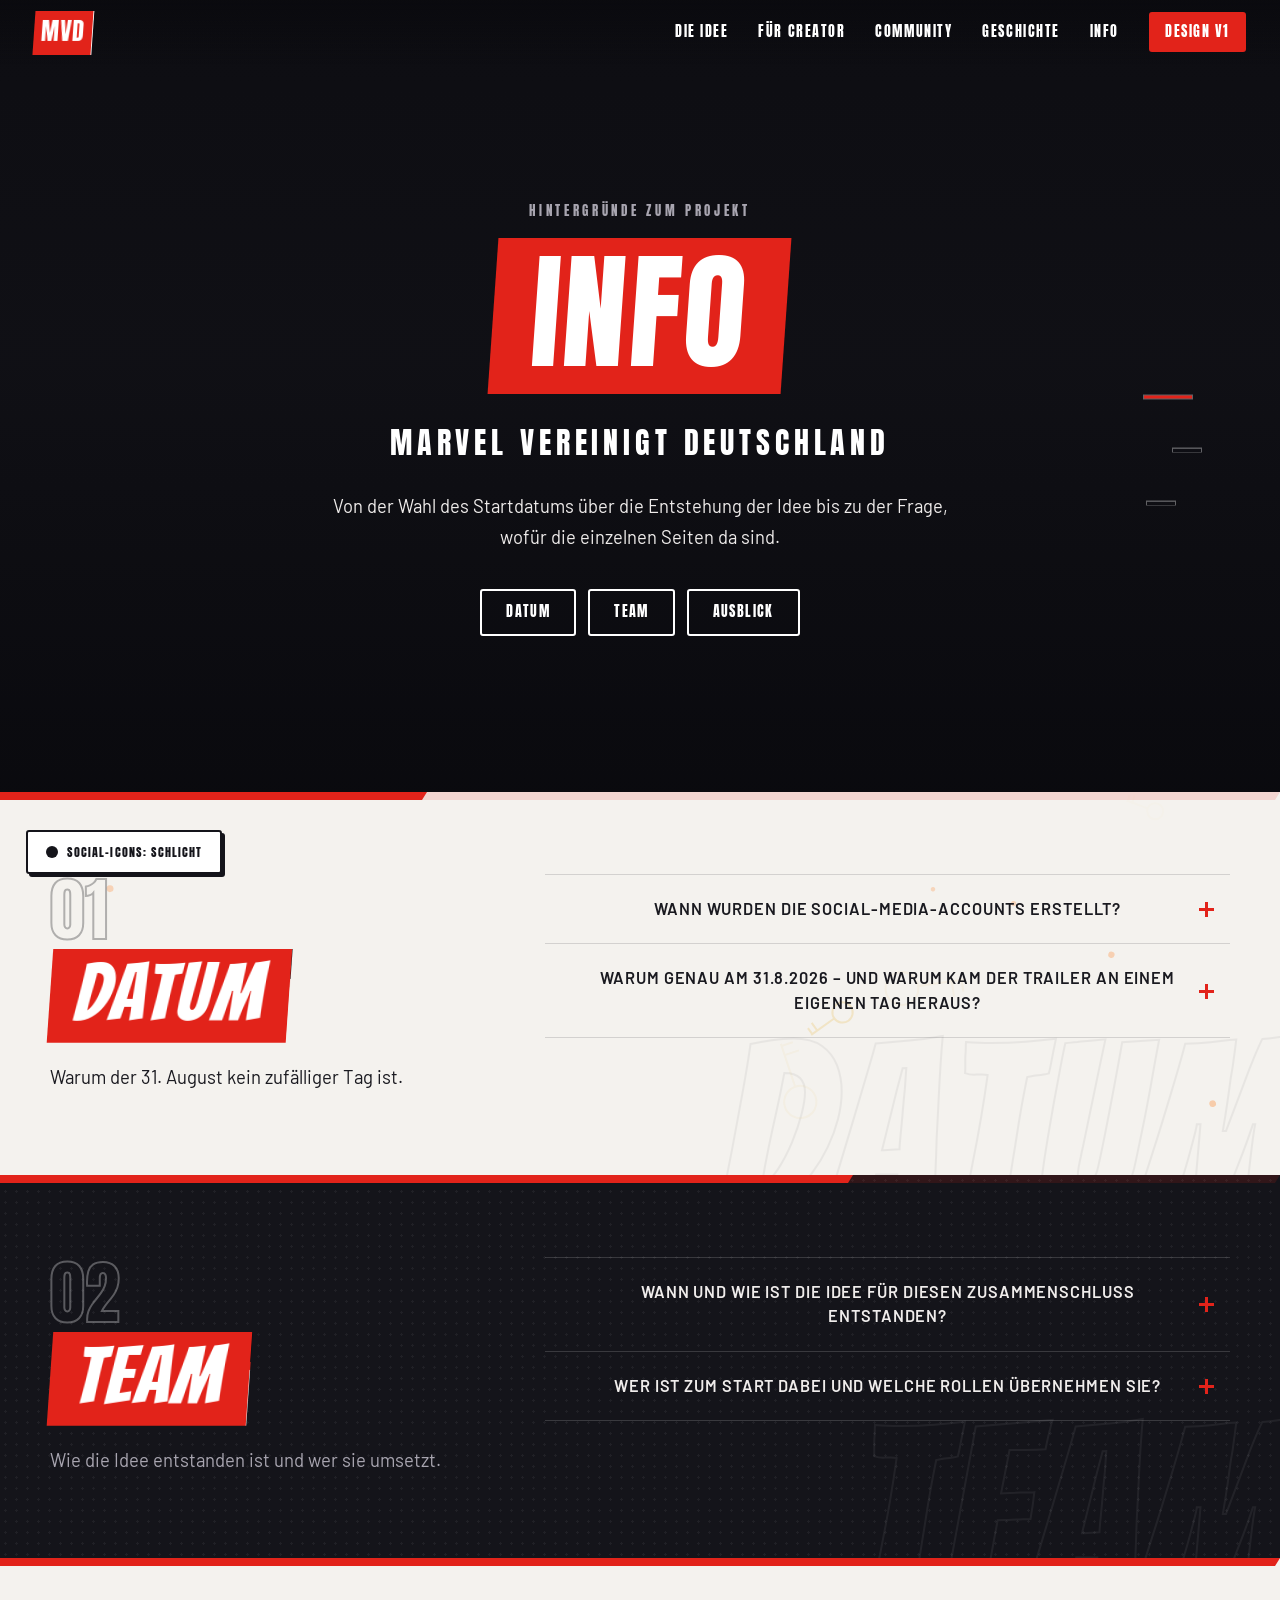
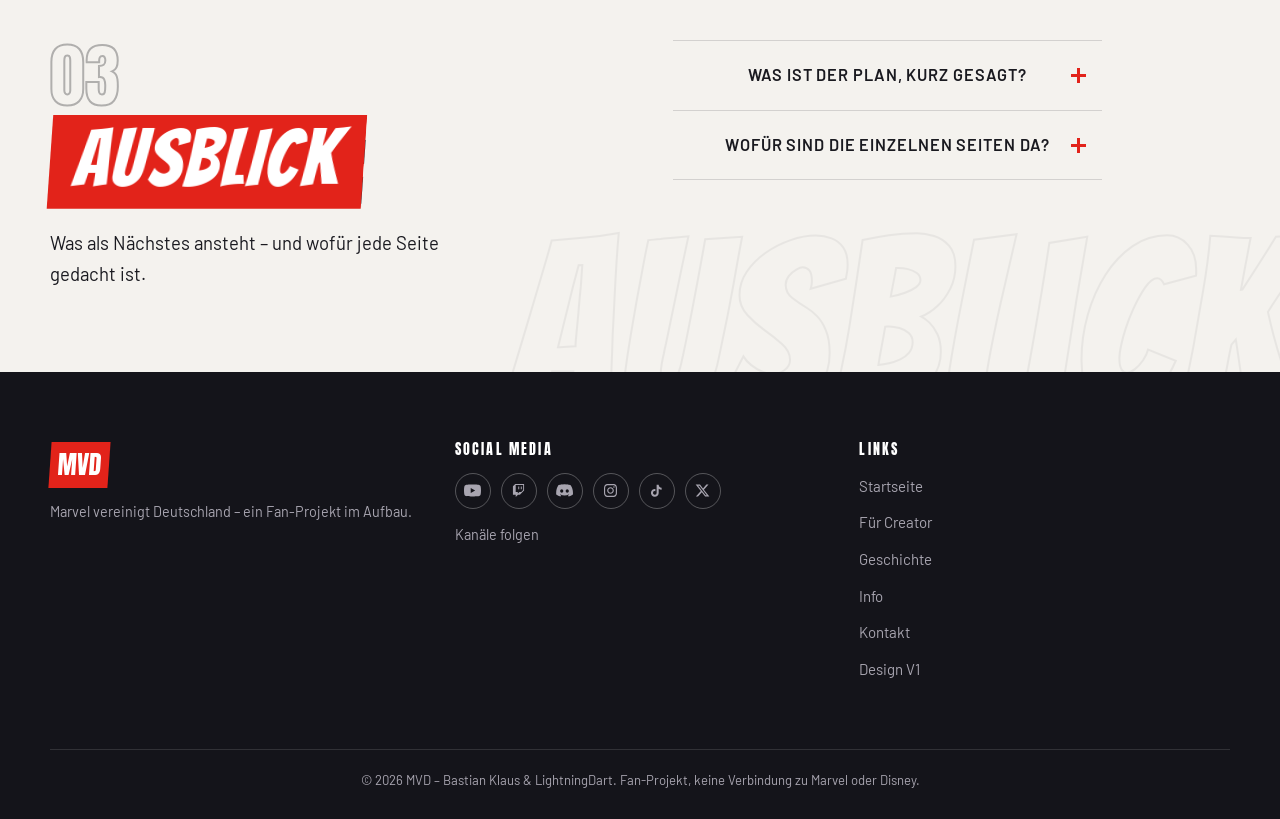
<file: info-v2.html>
<!DOCTYPE html>
<html lang="de">
<head>
<meta charset="UTF-8">
<meta name="viewport" content="width=device-width, initial-scale=1.0, viewport-fit=cover">
<title>Info – MVD V2 (Marvel vereinigt Deutschland)</title>
<meta name="description" content="Alle Hintergründe zu MVD: Wann die Kanäle starten, warum genau an diesem Datum, wie die Idee entstanden ist und wer dahintersteht.">
<meta name="theme-color" content="#14141a">
<link rel="icon" href="assets/favicon.svg" type="image/svg+xml">
<meta property="og:type" content="website">
<meta property="og:site_name" content="MVD">
<meta property="og:title" content="Info – MVD">
<meta property="og:description" content="Alle Hintergründe zu MVD: Wann die Kanäle starten, warum genau an diesem Datum, wie die Idee entstanden ist und wer dahintersteht.">
<meta property="og:url" content="https://bastild.github.io/mvd-web/info-v2.html">
<meta property="og:image" content="https://bastild.github.io/mvd-web/assets/images/hero-video-poster.jpg">
<meta name="twitter:card" content="summary_large_image">
<link rel="preconnect" href="https://fonts.googleapis.com">
<link rel="preconnect" href="https://fonts.gstatic.com" crossorigin>
<link href="https://fonts.googleapis.com/css2?family=Anton&family=Bangers&family=Barlow:wght@400;500;600;700&display=swap" rel="stylesheet">
<link rel="stylesheet" href="css/style-v2.css">
<link rel="stylesheet" href="css/style-info-v2.css">
<script>
  document.documentElement.classList.add("js");
</script>
</head>
<body>

  <header class="topbar" id="topbar">
    <a class="topbar__brand" href="v2.html">
      <span class="hl">MVD</span>
    </a>

    <nav class="topbar__nav">
      <a href="v2.html#idee">Die Idee</a>
      <a href="creator-v2.html">Für Creator</a>
      <a href="v2.html#community">Community</a>
      <a href="geschichte-v2.html">Geschichte</a>
      <a href="info-v2.html" aria-current="page">Info</a>
      <a class="btn btn--red btn--sm" href="info.html">Design V1</a>
    </nav>

    <button id="menu-toggle" class="hamburger" aria-label="Menü öffnen" aria-expanded="false" aria-controls="menu">
      <span></span><span></span><span></span>
    </button>
  </header>

  <nav id="menu" class="menu" hidden>
    <ul>
      <li><a href="v2.html">Startseite</a></li>
      <li><a href="creator-v2.html">Für Creator</a></li>
      <li><a href="v2.html#community">Community</a></li>
      <li><a href="geschichte-v2.html">Geschichte</a></li>
      <li><a href="info-v2.html" aria-current="page">Info</a></li>
      <li><a href="v2.html#kontakt">Kontakt</a></li>
      <li><a class="menu__version" href="info.html">Design V1 ansehen</a></li>
    </ul>
  </nav>

  <section class="hero">
    <div class="hero__inner">
      <p class="hero__kicker">Hintergründe zum Projekt</p>
      <h1 class="hero__title"><span class="hl">Info</span></h1>
      <p class="hero__lockup">Marvel vereinigt Deutschland</p>
      <p class="hero__claim">Von der Wahl des Startdatums über die Entstehung der Idee bis zu der Frage, wofür die einzelnen Seiten da sind.</p>

      <nav class="hero__jump" aria-label="Hauptpunkte">
        <a href="#datum">Datum</a>
        <a href="#team">Team</a>
        <a href="#ausblick">Ausblick</a>
      </nav>
    </div>
  </section>

  <!-- 1. DATUM ------------------------------------------------------------ -->
  <section class="band band--paper band--qa" id="datum" data-nav="Datum" data-deco="spark,key">
    <span class="band__mark" aria-hidden="true">Datum</span>
    <div class="band__inner">
      <header class="band__head reveal">
        <span class="band__num">01</span>
        <h2 class="band__title"><span class="hl">Datum</span></h2>
        <p class="band__lead">Warum der 31. August kein zufälliger Tag ist.</p>
      </header>

      <div class="qa-list reveal">
        <details class="qa2">
          <summary><span>Wann wurden die Social-Media-Accounts erstellt?</span></summary>
          <div class="qa2__answer">
            <div class="qa2__inner">
              <p>Alle Accounts wurden zum selben Zeitpunkt erstellt: am <strong>31. August 2026</strong>.</p>
              <p>An diesem Tag im Jahr 1939 wurde Timely Publications gegründet – der Verlag, aus dem später Marvel Comics hervorging.</p>
            </div>
          </div>
        </details>

        <details class="qa2">
          <summary><span>Warum genau am 31.8.2026 – und warum kam der Trailer an einem eigenen Tag heraus?</span></summary>
          <div class="qa2__answer">
            <div class="qa2__inner">
              <p>Wir wollten, dass mit dem Start der Kanäle auch etwas in der Marvel-Geschichte begonnen hat oder sich verändert hat. Der 31. August hat sich zusätzlich angeboten, weil wir so kein ganzes Jahr warten mussten und trotzdem einen besonderen Start haben.</p>
              <p>Der Trailer bekommt bewusst einen eigenen bedeutenden Marvel-Termin. So haben wir zwei Tage, an denen wir feiern können: einmal den Zusammenschluss selbst und einmal das erste Video – den echten Start des Projekts.</p>
              <p class="info-note">
                <span class="info-note__mark" aria-hidden="true">i</span>
                <span><strong>Zusatz-Info:</strong> Das genaue Trailer-Datum wird noch bekanntgegeben.</span>
              </p>
            </div>
          </div>
        </details>
      </div>
    </div>
  </section>

  <!-- 2. TEAM ------------------------------------------------------------- -->
  <section class="band band--ink band--qa" id="team" data-nav="Team" data-deco="gear,spark">
    <span class="band__mark" aria-hidden="true">Team</span>
    <div class="band__inner">
      <header class="band__head reveal">
        <span class="band__num">02</span>
        <h2 class="band__title"><span class="hl">Team</span></h2>
        <p class="band__lead">Wie die Idee entstanden ist und wer sie umsetzt.</p>
      </header>

      <div class="qa-list reveal">
        <details class="qa2">
          <summary><span>Wann und wie ist die Idee für diesen Zusammenschluss entstanden?</span></summary>
          <div class="qa2__answer">
            <div class="qa2__inner">
              <p>Im Januar 2026 hatte MittelKap7 die Idee, dass der YouTuber Montrigor (damals MarvelFanUniverse) sich mit anderen Creatorn zusammenschließen könnte, um eine größere Community aufzubauen und sich gegenseitig zu unterstützen. MittelKap7 verfolgt Montrigors Kanal schon seit Jahren und war einer der ersten, die auf dem Kanal und in seinem Discord aktiv waren.</p>
              <p>Montrigor lehnte ab – er hatte mit seinem Team und anderen Projekten schlicht zu viel um die Ohren.</p>
              <p>Am <strong>9. August 2026</strong> erzählte MittelKap7 die Idee deshalb Basti und wollte sie selbst umsetzen. In genau diesem Gespräch fiel auch zum ersten Mal der Name MVD. Und jetzt sind wir hier, am Anfang von MVD.</p>
              <p class="info-note">
                <span class="info-note__mark" aria-hidden="true">i</span>
                <span>Die ganze Geschichte gibt es ausführlich auf der <a href="geschichte-v2.html">Geschichte-Seite</a>.</span>
              </p>
            </div>
          </div>
        </details>

        <details class="qa2">
          <summary><span>Wer ist zum Start dabei und welche Rollen übernehmen sie?</span></summary>
          <div class="qa2__answer">
            <div class="qa2__inner">
              <p>Aktuell (Stand 31.8.2026) sind zwei Personen am Projekt beteiligt:</p>
              <ul class="tag-list">
                <li>MittelKap7 – CEO &amp; Gründer</li>
                <li>Bastian Klaus – COO/CFO/CTO/CRO &amp; stellvertretender CEO</li>
              </ul>
              <p><strong>MittelKap7</strong> findet Ideen und potenzielle Creator, die man anschreiben und fragen kann, ob sie mitmachen möchten.</p>
              <p><strong>Bastian Klaus</strong> erstellt alle Websites und Discord-Bots und hält sie aktuell. Außerdem ist er für alles zuständig, was Geld und dessen Verteilung betrifft. Als COO ist er bei allen Entscheidungen dabei und hat fast gleich viele Rechte wie der CEO – in manchen Punkten mehr. Zusätzlich hilft er beim Schreiben von Blogs und allen anderen Texten.</p>
            </div>
          </div>
        </details>
      </div>
    </div>
  </section>

  <!-- 3. AUSBLICK --------------------------------------------------------- -->
  <section class="band band--paper band--qa" id="ausblick" data-nav="Ausblick" data-deco="play,bubble">
    <span class="band__mark" aria-hidden="true">Ausblick</span>
    <div class="band__inner">
      <header class="band__head reveal">
        <span class="band__num">03</span>
        <h2 class="band__title"><span class="hl">Ausblick</span></h2>
        <p class="band__lead">Was als Nächstes ansteht – und wofür jede Seite gedacht ist.</p>
      </header>

      <div class="qa-list reveal">
        <details class="qa2">
          <summary><span>Was ist der Plan, kurz gesagt?</span></summary>
          <div class="qa2__answer">
            <div class="qa2__inner">
              <p>Der Plan ist, die ersten Creator zu finden und für die Idee zu gewinnen. Damit dieses Projekt richtig starten kann, brauchen wir unseren ersten Partner.</p>
            </div>
          </div>
        </details>

        <details class="qa2">
          <summary><span>Wofür sind die einzelnen Seiten da?</span></summary>
          <div class="qa2__answer">
            <div class="qa2__inner">
              <p><strong>Die Startseite</strong> ist für eine kurze, allgemeine Erklärung da – dort wollen wir kurz und sinnvoll erklären, was das hier ist und worum es geht.</p>
              <p><strong>Die Creator-Seite</strong> ist für Creator da, die sich vielleicht anschließen wollen. Dort werden Punkte rund um Kanäle, Aufgaben und Geld geklärt.</p>
              <p><strong>Die Geschichte-Seite</strong> erzählt, wie MVD entstanden ist – von der ersten Idee über die Gründung bis zum Start der Kanäle.</p>
              <p><strong>Die Info-Seite</strong>, auf der du dich gerade befindest, klärt weitere Fragen und geht mehr ins Detail rund um dieses Projekt.</p>
            </div>
          </div>
        </details>
      </div>
    </div>
  </section>

  <footer class="footer">
    <div class="footer__inner">
      <div class="footer__col">
        <p class="footer__brand"><span class="hl">MVD</span></p>
        <p class="footer__note">Marvel vereinigt Deutschland – ein Fan-Projekt im Aufbau.</p>
      </div>

      <div class="footer__col">
        <h4>Social Media</h4>
        <div class="footer__social">
          <span class="social-icon" data-brand="youtube" title="YouTube"><svg viewBox="0 0 24 24" aria-hidden="true"><path d="M23.5 6.2a3 3 0 0 0-2.1-2.1C19.5 3.5 12 3.5 12 3.5s-7.5 0-9.4.6A3 3 0 0 0 .5 6.2 31 31 0 0 0 0 12a31 31 0 0 0 .5 5.8 3 3 0 0 0 2.1 2.1c1.9.6 9.4.6 9.4.6s7.5 0 9.4-.6a3 3 0 0 0 2.1-2.1A31 31 0 0 0 24 12a31 31 0 0 0-.5-5.8zM9.5 15.6V8.4l6.3 3.6z"/></svg><span class="sr-only">YouTube</span></span>
          <span class="social-icon" data-brand="twitch" title="Twitch"><svg viewBox="0 0 24 24" aria-hidden="true"><path d="M11.571 4.714h1.715v5.143H11.57zm4.715 0H18v5.143h-1.714zM6 0L1.714 4.286v15.428h5.143V24l4.286-4.286h3.428L22.286 12V0zm14.571 11.143l-3.428 3.428h-3.429l-3 3v-3H6.857V1.714h13.714z"/></svg><span class="sr-only">Twitch</span></span>
          <span class="social-icon" data-brand="discord" title="Discord"><svg viewBox="0 0 24 24" aria-hidden="true"><path d="M20.3 4.4A19.8 19.8 0 0 0 15.4 3l-.2.4a13.5 13.5 0 0 0-6.4 0L8.6 3a19.8 19.8 0 0 0-5 1.4C.5 9 0 13.3.3 17.6a19.9 19.9 0 0 0 6 3l1.2-1.7c-.7-.3-1.3-.6-1.9-1l.5-.3a14.2 14.2 0 0 0 12 0l.5.3c-.6.4-1.2.7-1.9 1l1.2 1.7a19.9 19.9 0 0 0 6-3c.4-5-.5-9.2-3.6-13.2zM8.1 15c-1.2 0-2.2-1.1-2.2-2.4s1-2.4 2.2-2.4 2.2 1.1 2.2 2.4S9.3 15 8.1 15zm7.8 0c-1.2 0-2.2-1.1-2.2-2.4s1-2.4 2.2-2.4 2.2 1.1 2.2 2.4-1 2.4-2.2 2.4z"/></svg><span class="sr-only">Discord</span></span>
          <span class="social-icon" data-brand="instagram" title="Instagram"><svg viewBox="0 0 24 24" aria-hidden="true"><path d="M12 0C8.74 0 8.333.015 7.053.072 5.775.132 4.905.333 4.14.63c-.789.306-1.459.717-2.126 1.384S.935 3.35.63 4.14C.333 4.905.131 5.775.072 7.053.012 8.333 0 8.74 0 12s.015 3.667.072 4.947c.06 1.277.261 2.148.558 2.913.306.788.717 1.459 1.384 2.126.667.666 1.336 1.079 2.126 1.384.766.296 1.636.499 2.913.558C8.333 23.988 8.74 24 12 24s3.667-.015 4.947-.072c1.277-.06 2.148-.262 2.913-.558.788-.306 1.459-.718 2.126-1.384.666-.667 1.079-1.335 1.384-2.126.296-.765.499-1.636.558-2.913.06-1.28.072-1.687.072-4.947s-.015-3.667-.072-4.947c-.06-1.277-.262-2.149-.558-2.913-.306-.789-.718-1.459-1.384-2.126C21.319 1.347 20.651.935 19.86.63c-.765-.297-1.636-.499-2.913-.558C15.667.012 15.26 0 12 0zm0 2.16c3.203 0 3.585.016 4.85.071 1.17.055 1.805.249 2.227.415.562.217.96.477 1.382.896.419.42.679.819.896 1.381.164.422.36 1.057.413 2.227.057 1.266.07 1.646.07 4.85s-.015 3.585-.074 4.85c-.061 1.17-.256 1.805-.421 2.227-.224.562-.479.96-.899 1.382-.419.419-.824.679-1.38.896-.42.164-1.065.36-2.235.413-1.274.057-1.649.07-4.859.07-3.211 0-3.586-.015-4.859-.074-1.171-.061-1.816-.256-2.236-.421-.569-.224-.96-.479-1.379-.899-.421-.419-.69-.824-.9-1.38-.165-.42-.359-1.065-.42-2.235-.045-1.26-.061-1.649-.061-4.844 0-3.196.016-3.586.061-4.861.061-1.17.255-1.814.42-2.234.21-.57.479-.96.9-1.381.419-.419.81-.689 1.379-.898.42-.166 1.051-.361 2.221-.421 1.275-.045 1.65-.06 4.859-.06zm0 3.678c-3.405 0-6.162 2.76-6.162 6.162 0 3.405 2.76 6.162 6.162 6.162 3.405 0 6.162-2.76 6.162-6.162 0-3.405-2.76-6.162-6.162-6.162zM12 16c-2.21 0-4-1.79-4-4s1.79-4 4-4 4 1.79 4 4-1.79 4-4 4zm7.846-10.405c0 .795-.646 1.44-1.44 1.44-.795 0-1.44-.646-1.44-1.44 0-.794.646-1.439 1.44-1.439.793-.001 1.439.645 1.439 1.439z"/></svg><span class="sr-only">Instagram</span></span>
          <span class="social-icon" data-brand="tiktok" title="TikTok"><svg viewBox="0 0 24 24" aria-hidden="true"><path class="tt tt--cyan" d="M16.6 5.8a4.8 4.8 0 0 1-1.1-3.1h-3.3v13.3a2.9 2.9 0 1 1-2-2.8V9.7a6.2 6.2 0 1 0 5.3 6.1V9.2a8 8 0 0 0 4.7 1.5V7.4a4.8 4.8 0 0 1-3.6-1.6z"/><path class="tt tt--magenta" d="M16.6 5.8a4.8 4.8 0 0 1-1.1-3.1h-3.3v13.3a2.9 2.9 0 1 1-2-2.8V9.7a6.2 6.2 0 1 0 5.3 6.1V9.2a8 8 0 0 0 4.7 1.5V7.4a4.8 4.8 0 0 1-3.6-1.6z"/><path class="tt tt--main" d="M16.6 5.8a4.8 4.8 0 0 1-1.1-3.1h-3.3v13.3a2.9 2.9 0 1 1-2-2.8V9.7a6.2 6.2 0 1 0 5.3 6.1V9.2a8 8 0 0 0 4.7 1.5V7.4a4.8 4.8 0 0 1-3.6-1.6z"/></svg><span class="sr-only">TikTok</span></span>
          <span class="social-icon" data-brand="x" title="X"><svg viewBox="0 0 24 24" aria-hidden="true"><path d="M18.2 2.3h3.4l-7.4 8.5L23 21.7h-6.8l-5.3-7-6.1 7H1.4l7.9-9.1L1 2.3h7l4.8 6.4zm-1.2 17.4h1.9L7.1 4.2H5z"/></svg><span class="sr-only">X</span></span>
        </div>
        <p class="footer__note">Kanäle folgen</p>
      </div>

      <div class="footer__col">
        <h4>Links</h4>
        <ul class="footer__links">
          <li><a href="v2.html">Startseite</a></li>
          <li><a href="creator-v2.html">Für Creator</a></li>
          <li><a href="geschichte-v2.html">Geschichte</a></li>
          <li><a href="info-v2.html">Info</a></li>
          <li><a href="v2.html#kontakt">Kontakt</a></li>
          <li><a href="info.html">Design V1</a></li>
        </ul>
      </div>
    </div>

    <p class="footer__copyright">© 2026 MVD – Bastian Klaus &amp; LightningDart. Fan-Projekt, keine Verbindung zu Marvel oder Disney.</p>
  </footer>

  <script src="js/main-v2.js"></script>
  <script src="js/qa.js"></script>
  <script src="js/section-nav.js"></script>
  <script src="js/deco.js"></script>
  <script src="js/icon-colors.js"></script>
</body>
</html>
</file>
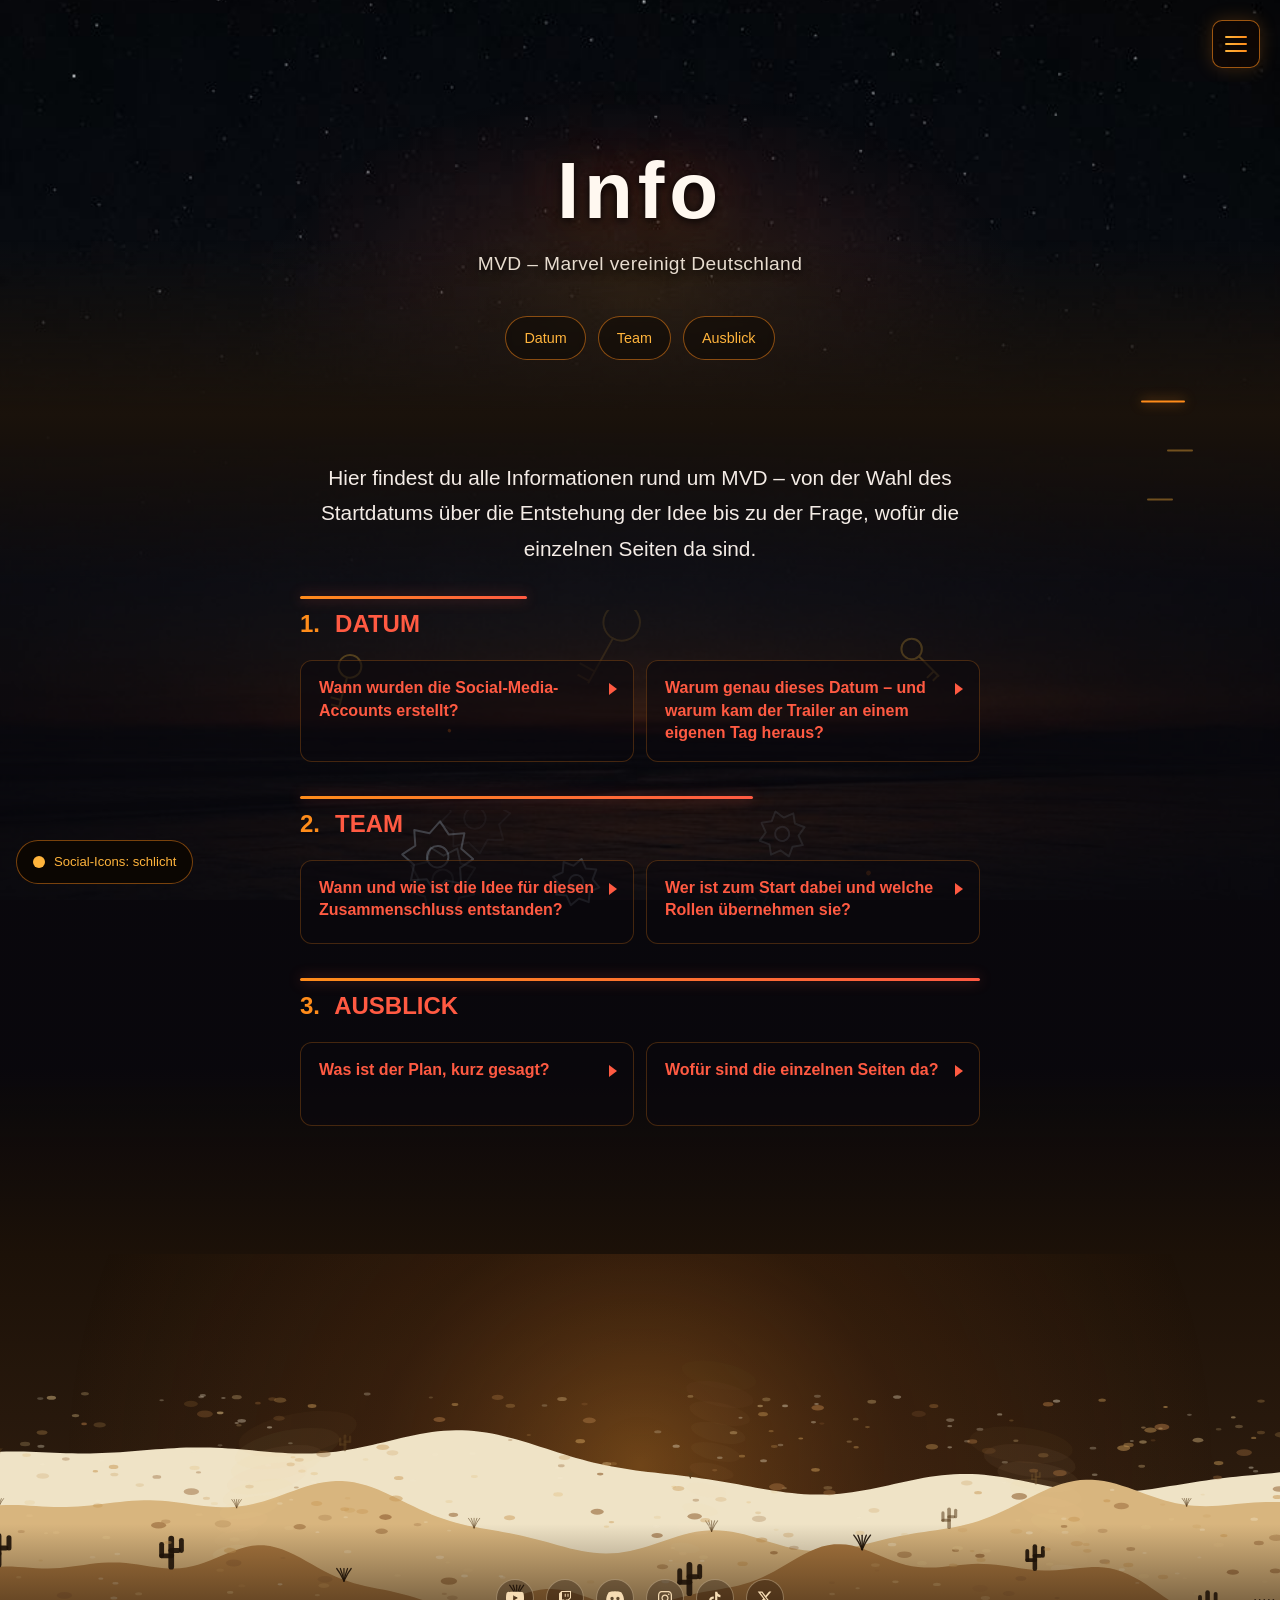
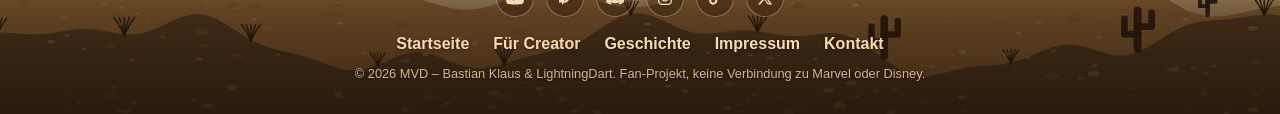
<file: info.html>
<!DOCTYPE html>
<html lang="de">
<head>
<meta charset="UTF-8">
<meta name="viewport" content="width=device-width, initial-scale=1.0, viewport-fit=cover">
<title>Info – MVD (Marvel vereinigt Deutschland)</title>
<meta name="description" content="Alle Hintergründe zu MVD: Wann die Kanäle starten, warum genau an diesem Datum, wie die Idee entstanden ist und wer dahintersteht.">
<meta name="theme-color" content="#1a120b">
<link rel="icon" href="assets/favicon.svg" type="image/svg+xml">
<meta property="og:type" content="website">
<meta property="og:site_name" content="MVD">
<meta property="og:title" content="Info – MVD">
<meta property="og:description" content="Alle Hintergründe zu MVD: Wann die Kanäle starten, warum genau an diesem Datum, wie die Idee entstanden ist und wer dahintersteht.">
<meta property="og:url" content="https://bastild.github.io/mvd-web/info.html">
<meta property="og:image" content="https://bastild.github.io/mvd-web/assets/images/hero-video-poster.jpg">
<meta name="twitter:card" content="summary_large_image">
<link rel="stylesheet" href="css/style.css">
<link rel="stylesheet" href="css/style-info.css">
<script>
  /* Markiert, dass JavaScript läuft. Nur dann wird Text zum Einblenden
     vorbereitet – ohne JS ist die Seite ganz normal lesbar. */
  document.documentElement.classList.add("js");
</script>
</head>
<body>

  <div class="night-backdrop" aria-hidden="true"></div>

  <button id="menu-toggle" class="hamburger" aria-label="Menü öffnen" aria-expanded="false">
    <span></span><span></span><span></span>
  </button>

  <nav id="menu" class="menu" hidden>
    <ul>
      <li><a href="index.html" class="menu-link">Startseite</a></li>
      <li><a href="creator.html" class="menu-link">Für Creator</a></li>
      <li><a href="geschichte.html" class="menu-link">Geschichte</a></li>
      <li><a href="info.html" class="menu-link menu-link--current" aria-current="page">Info</a></li>
      <li><a href="#" class="menu-link">Kontakt</a></li>
      <li><a href="info-v2.html" class="menu-link menu-link--version">Design V2 ansehen</a></li>
    </ul>
  </nav>

  <header class="info-hero">
    <div class="info-hero__inner">
      <h1 class="info-hero__title">Info</h1>
      <p class="info-hero__subtitle">MVD – Marvel vereinigt Deutschland</p>

      <nav class="info-hero__jump" aria-label="Hauptpunkte">
        <a href="#datum">Datum</a>
        <a href="#team">Team</a>
        <a href="#ausblick">Ausblick</a>
      </nav>
    </div>
  </header>

  <main>

    <section class="intro-text reveal">
      <p>Hier findest du alle Informationen rund um MVD – von der Wahl des Startdatums über die Entstehung der Idee bis zu der Frage, wofür die einzelnen Seiten da sind.</p>
    </section>

    <!-- 1. DATUM ---------------------------------------------------------- -->
    <section class="content-block reveal" id="datum" data-nav="Datum" data-deco="spark,key" data-deco-dark="true">
      <h2><span class="block-num">1.</span> DATUM</h2>

      <details class="qa">
        <summary>Wann wurden die Social-Media-Accounts erstellt?</summary>
        <div class="qa__answer">
          <div class="qa__inner">
            <p>Alle Accounts wurden zum selben Zeitpunkt erstellt: am <strong>31. August 2026</strong>.</p>
            <p>An diesem Tag im Jahr 1939 wurde Timely Publications gegründet – der Verlag, aus dem später Marvel Comics hervorging.</p>
          </div>
        </div>
      </details>

      <details class="qa">
        <summary>Warum genau dieses Datum – und warum kam der Trailer an einem eigenen Tag heraus?</summary>
        <div class="qa__answer">
          <div class="qa__inner">
            <p>Wir wollten, dass mit dem Start der Kanäle auch etwas in der Marvel-Geschichte begonnen hat oder sich verändert hat.</p>
            <p>Der Trailer bekommt bewusst einen eigenen bedeutenden Marvel-Termin. So haben wir zwei Tage, an denen wir feiern können: einmal den Zusammenschluss selbst und einmal das erste Video – den echten Start des Projekts.</p>
            <p class="info-note">
              <span class="info-note__mark" aria-hidden="true">i</span>
              <span><strong>Zusatz-Info:</strong> Das genaue Trailer-Datum wird noch bekanntgegeben.</span>
            </p>
          </div>
        </div>
      </details>
    </section>

    <!-- 2. TEAM ----------------------------------------------------------- -->
    <section class="content-block reveal" id="team" data-nav="Team" data-deco="gear,spark" data-deco-dark="true">
      <h2><span class="block-num">2.</span> TEAM</h2>

      <details class="qa">
        <summary>Wann und wie ist die Idee für diesen Zusammenschluss entstanden?</summary>
        <div class="qa__answer">
          <div class="qa__inner">
            <p>Am 11. Januar 2026 hatte MittelKap7 die Idee, dass der YouTuber Montrigor (damals Marvel Fan Universe) sich mit anderen Creatorn zusammenschließen könnte, um eine größere Community aufzubauen und sich gegenseitig zu unterstützen. MittelKap7 verfolgt Montrigors Kanal schon seit Jahren und war einer der ersten, die auf dem Kanal und in seinem Discord aktiv waren.</p>
            <p>Montrigor lehnte ab – er hatte mit seinem Team und anderen Projekten schlicht zu viel um die Ohren.</p>
            <p>Am <strong>9. August 2026</strong> erzählte MittelKap7 die Idee deshalb Basti und wollte sie selbst umsetzen. In genau diesem Gespräch fiel auch zum ersten Mal der Name MVD. Und jetzt sind wir hier, am Anfang von MVD.</p>
            <p class="info-note">
              <span class="info-note__mark" aria-hidden="true">i</span>
              <span>Die ganze Geschichte gibt es ausführlich auf der <a href="geschichte.html">Geschichte-Seite</a>.</span>
            </p>
          </div>
        </div>
      </details>

      <details class="qa">
        <summary>Wer ist zum Start dabei und welche Rollen übernehmen sie?</summary>
        <div class="qa__answer">
          <div class="qa__inner">
            <p>Aktuell (Stand 31.8.2026) sind zwei Personen am Projekt beteiligt:</p>
            <ul class="tag-list">
              <li>MittelKap7 – CEO &amp; Gründer</li>
              <li>Bastian Klaus – COO/CFO/CTO/CRO &amp; stellvertretender CEO</li>
            </ul>
            <p><strong>MittelKap7:</strong> findet Ideen und potenzielle Creator, die man anschreiben und fragen kann, ob sie mitmachen möchten.</p>
            <p><strong>Bastian Klaus:</strong> erstellt alle Websites und Discord-Bots und hält sie aktuell. Außerdem ist er für alles zuständig, was Geld und dessen Verteilung betrifft. Als COO ist er bei allen Entscheidungen dabei und hat fast gleich viele Rechte wie der CEO – in manchen Punkten mehr. Zusätzlich hilft er beim Schreiben von Blogs und anderen Texten.</p>
          </div>
        </div>
      </details>
    </section>

    <!-- 3. AUSBLICK ------------------------------------------------------- -->
    <section class="content-block reveal" id="ausblick" data-nav="Ausblick" data-deco="play,bubble" data-deco-dark="true">
      <h2><span class="block-num">3.</span> AUSBLICK</h2>

      <details class="qa">
        <summary>Was ist der Plan, kurz gesagt?</summary>
        <div class="qa__answer">
          <div class="qa__inner">
            <p>Der Plan ist, die ersten Creator zu finden und für die Idee zu gewinnen. Damit dieses Projekt richtig starten kann, brauchen wir unseren ersten Partner.</p>
          </div>
        </div>
      </details>

      <details class="qa">
        <summary>Wofür sind die einzelnen Seiten da?</summary>
        <div class="qa__answer">
          <div class="qa__inner">
            <p><strong>Die Startseite</strong> ist für eine kurze, allgemeine Erklärung da – dort wollen wir kurz und sinnvoll erklären, was das hier ist und worum es geht.</p>
            <p><strong>Die Creator-Seite</strong> ist für Creator da, die sich vielleicht anschließen wollen. Dort werden Punkte rund um Kanäle, Aufgaben und Geld geklärt.</p>
            <p><strong>Die Geschichte-Seite</strong> erzählt, wie MVD entstanden ist – von der ersten Idee über die Gründung bis zum Start der Kanäle.</p>
            <p><strong>Die Info-Seite</strong>, auf der du dich gerade befindest, klärt weitere Fragen und geht mehr ins Detail rund um dieses Projekt.</p>
          </div>
        </div>
      </details>
    </section>

  </main>

  <footer class="site-footer">
    <canvas id="footer-scene" class="footer-scene" aria-hidden="true"></canvas>
    <div class="footer-inner">
      <div class="footer-social" aria-label="Plattformen">
        <span class="social-icon" data-brand="youtube" title="YouTube"><svg viewBox="0 0 24 24" aria-hidden="true"><path d="M23.5 6.2a3 3 0 0 0-2.1-2.1C19.5 3.5 12 3.5 12 3.5s-7.5 0-9.4.6A3 3 0 0 0 .5 6.2 31 31 0 0 0 0 12a31 31 0 0 0 .5 5.8 3 3 0 0 0 2.1 2.1c1.9.6 9.4.6 9.4.6s7.5 0 9.4-.6a3 3 0 0 0 2.1-2.1A31 31 0 0 0 24 12a31 31 0 0 0-.5-5.8zM9.5 15.6V8.4l6.3 3.6z"/></svg><span class="sr-only">YouTube</span></span>
        <span class="social-icon" data-brand="twitch" title="Twitch"><svg viewBox="0 0 24 24" aria-hidden="true"><path d="M11.571 4.714h1.715v5.143H11.57zm4.715 0H18v5.143h-1.714zM6 0L1.714 4.286v15.428h5.143V24l4.286-4.286h3.428L22.286 12V0zm14.571 11.143l-3.428 3.428h-3.429l-3 3v-3H6.857V1.714h13.714z"/></svg><span class="sr-only">Twitch</span></span>
        <span class="social-icon" data-brand="discord" title="Discord"><svg viewBox="0 0 24 24" aria-hidden="true"><path d="M20.3 4.4A19.8 19.8 0 0 0 15.4 3l-.2.4a13.5 13.5 0 0 0-6.4 0L8.6 3a19.8 19.8 0 0 0-5 1.4C.5 9 0 13.3.3 17.6a19.9 19.9 0 0 0 6 3l1.2-1.7c-.7-.3-1.3-.6-1.9-1l.5-.3a14.2 14.2 0 0 0 12 0l.5.3c-.6.4-1.2.7-1.9 1l1.2 1.7a19.9 19.9 0 0 0 6-3c.4-5-.5-9.2-3.6-13.2zM8.1 15c-1.2 0-2.2-1.1-2.2-2.4s1-2.4 2.2-2.4 2.2 1.1 2.2 2.4S9.3 15 8.1 15zm7.8 0c-1.2 0-2.2-1.1-2.2-2.4s1-2.4 2.2-2.4 2.2 1.1 2.2 2.4-1 2.4-2.2 2.4z"/></svg><span class="sr-only">Discord</span></span>
        <span class="social-icon" data-brand="instagram" title="Instagram"><svg viewBox="0 0 24 24" aria-hidden="true"><path d="M12 0C8.74 0 8.333.015 7.053.072 5.775.132 4.905.333 4.14.63c-.789.306-1.459.717-2.126 1.384S.935 3.35.63 4.14C.333 4.905.131 5.775.072 7.053.012 8.333 0 8.74 0 12s.015 3.667.072 4.947c.06 1.277.261 2.148.558 2.913.306.788.717 1.459 1.384 2.126.667.666 1.336 1.079 2.126 1.384.766.296 1.636.499 2.913.558C8.333 23.988 8.74 24 12 24s3.667-.015 4.947-.072c1.277-.06 2.148-.262 2.913-.558.788-.306 1.459-.718 2.126-1.384.666-.667 1.079-1.335 1.384-2.126.296-.765.499-1.636.558-2.913.06-1.28.072-1.687.072-4.947s-.015-3.667-.072-4.947c-.06-1.277-.262-2.149-.558-2.913-.306-.789-.718-1.459-1.384-2.126C21.319 1.347 20.651.935 19.86.63c-.765-.297-1.636-.499-2.913-.558C15.667.012 15.26 0 12 0zm0 2.16c3.203 0 3.585.016 4.85.071 1.17.055 1.805.249 2.227.415.562.217.96.477 1.382.896.419.42.679.819.896 1.381.164.422.36 1.057.413 2.227.057 1.266.07 1.646.07 4.85s-.015 3.585-.074 4.85c-.061 1.17-.256 1.805-.421 2.227-.224.562-.479.96-.899 1.382-.419.419-.824.679-1.38.896-.42.164-1.065.36-2.235.413-1.274.057-1.649.07-4.859.07-3.211 0-3.586-.015-4.859-.074-1.171-.061-1.816-.256-2.236-.421-.569-.224-.96-.479-1.379-.899-.421-.419-.69-.824-.9-1.38-.165-.42-.359-1.065-.42-2.235-.045-1.26-.061-1.649-.061-4.844 0-3.196.016-3.586.061-4.861.061-1.17.255-1.814.42-2.234.21-.57.479-.96.9-1.381.419-.419.81-.689 1.379-.898.42-.166 1.051-.361 2.221-.421 1.275-.045 1.65-.06 4.859-.06zm0 3.678c-3.405 0-6.162 2.76-6.162 6.162 0 3.405 2.76 6.162 6.162 6.162 3.405 0 6.162-2.76 6.162-6.162 0-3.405-2.76-6.162-6.162-6.162zM12 16c-2.21 0-4-1.79-4-4s1.79-4 4-4 4 1.79 4 4-1.79 4-4 4zm7.846-10.405c0 .795-.646 1.44-1.44 1.44-.795 0-1.44-.646-1.44-1.44 0-.794.646-1.439 1.44-1.439.793-.001 1.439.645 1.439 1.439z"/></svg><span class="sr-only">Instagram</span></span>
        <span class="social-icon" data-brand="tiktok" title="TikTok"><svg viewBox="0 0 24 24" aria-hidden="true"><path class="tt tt--cyan" d="M16.6 5.8a4.8 4.8 0 0 1-1.1-3.1h-3.3v13.3a2.9 2.9 0 1 1-2-2.8V9.7a6.2 6.2 0 1 0 5.3 6.1V9.2a8 8 0 0 0 4.7 1.5V7.4a4.8 4.8 0 0 1-3.6-1.6z"/><path class="tt tt--magenta" d="M16.6 5.8a4.8 4.8 0 0 1-1.1-3.1h-3.3v13.3a2.9 2.9 0 1 1-2-2.8V9.7a6.2 6.2 0 1 0 5.3 6.1V9.2a8 8 0 0 0 4.7 1.5V7.4a4.8 4.8 0 0 1-3.6-1.6z"/><path class="tt tt--main" d="M16.6 5.8a4.8 4.8 0 0 1-1.1-3.1h-3.3v13.3a2.9 2.9 0 1 1-2-2.8V9.7a6.2 6.2 0 1 0 5.3 6.1V9.2a8 8 0 0 0 4.7 1.5V7.4a4.8 4.8 0 0 1-3.6-1.6z"/></svg><span class="sr-only">TikTok</span></span>
        <span class="social-icon" data-brand="x" title="X"><svg viewBox="0 0 24 24" aria-hidden="true"><path d="M18.2 2.3h3.4l-7.4 8.5L23 21.7h-6.8l-5.3-7-6.1 7H1.4l7.9-9.1L1 2.3h7l4.8 6.4zm-1.2 17.4h1.9L7.1 4.2H5z"/></svg><span class="sr-only">X</span></span>
      </div>
      <div class="footer-links">
        <a href="index.html">Startseite</a>
        <a href="creator.html">Für Creator</a>
        <a href="geschichte.html">Geschichte</a>
        <a href="#">Impressum</a>
        <a href="#">Kontakt</a>
      </div>
      <p class="copyright">© 2026 MVD – Bastian Klaus &amp; LightningDart. Fan-Projekt, keine Verbindung zu Marvel oder Disney.</p>
    </div>
  </footer>

  <script src="js/main.js"></script>
  <script src="js/qa-tiles.js"></script>
  <script src="js/section-nav.js"></script>
  <script src="js/deco.js"></script>
  <script src="js/footer-scene.js"></script>
  <script src="js/icon-colors.js"></script>
</body>
</html>
</file>
<file: css/style.css>
/* ==========================================================================
   MVD Web – Bildbasiertes Layout
   Aufbau von oben nach unten: Strand-Header  ->  dunkle Nacht  ->  Sand-Footer.
   Die Übergangsfarben sind aus den Bildrändern gemessen, damit die Kanten der
   Bilder nicht sichtbar werden:
     Header unten  #67573E
     Footer oben   #C3803C
   ========================================================================== */

:root {
  /* Hintergrundverlauf zwischen den beiden Bildern */
  --bg-top: #1a120b;      /* direkt unter dem Header, warm-dunkel */
  --bg-mid: #0b0705;      /* tiefste Stelle in der Mitte */
  --bg-bottom: #1c1108;   /* kurz vor dem Footer, wird wieder wärmer */


  --color-red-glow: #ff5a42;
  --color-orange: #ff8c1a;
  --color-orange-light: #ffb43c;
  --color-text: #f4ece6;
  --color-text-muted: #c8b6a8;

  --font-base: "Segoe UI", "Helvetica Neue", Arial, sans-serif;
  --content-max-width: 680px;
}

* { box-sizing: border-box; }

html {
  scroll-behavior: smooth;
  /* Faerbt die Flaeche ober- und unterhalb des Inhalts. Bewusst die Farbe
     des Footer-Fusses, damit unten kein sichtbarer Absatz entsteht. */
  background: #3b2613;
}

body {
  margin: 0;
  font-family: var(--font-base);
  color: var(--color-text);
  background: var(--bg-mid);
  overflow-x: hidden;
}

img { max-width: 100%; display: block; }
a { color: inherit; }
h1, h2, h3 { font-weight: 700; margin: 0 0 0.6em; }
p { line-height: 1.7; margin: 0 0 1em; }

/* ==========================================================================
   Header – Strand mit den fünf Schatten
   ========================================================================== */

.hero {
  position: relative;
  /* svh = kleine Viewporthöhe: springt nicht, wenn mobile Browser ihre
     Adressleiste ein- und ausblenden. vh bleibt als Fallback davor. */
  min-height: 88vh;
  min-height: 88svh;
  display: flex;
  align-items: flex-start;
  justify-content: center;
  padding: 16vh 20px 0;
  background-color: #c4a16f;
  background-image: url("../assets/images/header-beach.jpg");
  background-size: cover;
  /* Bild ist quadratisch: dieser Ausschnitt zeigt Sand + Schatten. */
  background-position: center 72%;
  background-repeat: no-repeat;
}

/* Weicher Auslauf nach unten in den Seitenhintergrund. Beginnt transparent
   auf der gemessenen Bildrandfarbe und endet exakt auf --bg-top. */
.hero::after {
  content: "";
  position: absolute;
  left: 0;
  right: 0;
  bottom: 0;
  height: 46%;
  background: linear-gradient(to bottom,
      rgba(103, 87, 62, 0) 0%,
      rgba(60, 45, 30, 0.55) 48%,
      rgba(30, 21, 13, 0.9) 78%,
      var(--bg-top) 100%);
  pointer-events: none;
}

.hero__inner {
  position: relative;
  z-index: 2;
  text-align: center;
}

.hero__title {
  font-size: clamp(3rem, 11vw, 6.5rem);
  letter-spacing: 0.08em;
  margin: 0;
  color: #fff8f0;
  text-shadow: 0 4px 26px rgba(40, 20, 5, 0.75), 0 1px 3px rgba(40, 20, 5, 0.9);
}

.hero__subtitle {
  margin: 0.5em 0 0;
  font-size: clamp(0.95rem, 2.4vw, 1.25rem);
  color: #fdf0e2;
  text-shadow: 0 2px 14px rgba(40, 20, 5, 0.85);
}

/* ==========================================================================
   Hamburger-Menü
   ========================================================================== */

.hamburger {
  position: fixed;
  top: calc(20px + env(safe-area-inset-top, 0px));
  right: calc(20px + env(safe-area-inset-right, 0px));
  z-index: 100;
  width: 48px;
  height: 48px;
  background: rgba(20, 6, 0, 0.5);
  border: 1px solid rgba(255, 140, 26, 0.6);
  border-radius: 10px;
  display: flex;
  flex-direction: column;
  align-items: center;
  justify-content: center;
  gap: 5px;
  cursor: pointer;
  box-shadow: 0 0 18px rgba(255, 140, 26, 0.22);
}

/* Hover nur auf Geräten mit echtem Zeiger – sonst bleibt der Effekt auf
   Touchscreens nach dem Antippen sichtbar hängen. */
@media (hover: hover) {
  .hamburger:hover {
    border-color: var(--color-orange-light);
    box-shadow: 0 0 24px rgba(255, 140, 26, 0.45);
  }
}

.hamburger span {
  display: block;
  width: 22px;
  height: 2px;
  border-radius: 2px;
  background: linear-gradient(90deg, var(--color-orange-light), var(--color-orange));
  transition: transform 0.22s ease, opacity 0.22s ease;
}

.hamburger[aria-expanded="true"] span:nth-child(1) { transform: translateY(7px) rotate(45deg); }
.hamburger[aria-expanded="true"] span:nth-child(2) { opacity: 0; }
.hamburger[aria-expanded="true"] span:nth-child(3) { transform: translateY(-7px) rotate(-45deg); }

.menu {
  position: fixed;
  top: calc(78px + env(safe-area-inset-top, 0px));
  right: calc(20px + env(safe-area-inset-right, 0px));
  z-index: 100;
  background: rgba(12, 5, 2, 0.94);
  border: 1px solid rgba(255, 140, 26, 0.45);
  border-radius: 12px;
  padding: 8px;
  min-width: 200px;
  max-width: calc(100vw - 40px);
  backdrop-filter: blur(6px);
  box-shadow: 0 12px 40px rgba(0, 0, 0, 0.6);
}

.menu ul { list-style: none; margin: 0; padding: 0; }
.menu li + li { border-top: 1px solid rgba(255, 140, 26, 0.18); }

.menu-link {
  display: block;
  padding: 14px 16px;
  border-radius: 7px;
  color: var(--color-orange-light);
  font-size: 0.95rem;
  text-decoration: none;
  transition: background 0.18s ease, color 0.18s ease;
}

@media (hover: hover) {
  .menu-link:hover {
    background: rgba(255, 140, 26, 0.14);
    color: #fff0dc;
  }
}

/* Wechsel zur anderen Design-Version – hebt sich von den Platzhalter-Links ab. */
.menu-link--version {
  color: var(--color-red-glow);
  font-weight: 700;
}

/* ==========================================================================
   Inhalt – dunkle Zone zwischen den beiden Bildern
   ========================================================================== */

/* Nachthimmel als fixierte Ebene hinter dem Textbereich. Fixiert statt als
   Hintergrund von main, weil das Bild sonst über die volle Seitenhöhe
   hochskaliert würde und die Sterne verwaschen. So bleibt es scharf und
   der Text scrollt sanft darüber hinweg. */
.night-backdrop {
  position: fixed;
  inset: 0;
  z-index: 0;
  background-color: var(--bg-mid);
  background-image: url("../assets/images/middle-night.jpg");
  background-size: cover;
  background-position: center;
  background-repeat: no-repeat;
}

/* Header und Footer sind deckend und verdecken die Ebene von selbst. */
.hero, main, .site-footer { position: relative; z-index: 1; }

main {
  padding: 70px 20px 120px;
  /* Halbtransparent, damit der Sternenhimmel durchscheint – oben und unten
     deckend, damit die Übergänge zu Header und Footer sauber bleiben. */
  background-image: linear-gradient(to bottom,
      var(--bg-top) 0%,
      rgba(9, 8, 14, 0.78) 20%,
      rgba(9, 8, 14, 0.78) 78%,
      var(--bg-bottom) 100%);
}

.intro-text {
  max-width: var(--content-max-width);
  margin: 0 auto 70px;
  text-align: center;
  font-size: 1.3rem;
}

.content-block {
  max-width: var(--content-max-width);
  margin: 0 auto 70px;
}

.content-block h2 {
  font-size: 1.5rem;
  color: var(--color-red-glow);
}

.lead-out {
  font-style: italic;
  color: var(--color-text-muted);
  text-align: center;
  margin-top: 1.5em;
}

/* Weiterführender Link im Fließtext. */
.text-link {
  display: inline-flex;
  align-items: center;
  min-height: 44px;
  color: var(--color-orange-light);
  font-weight: 700;
  text-decoration: none;
  border-bottom: 1px solid rgba(255, 180, 60, 0.45);
  transition: color 0.18s ease, border-color 0.18s ease;
}

@media (hover: hover) {
  .text-link:hover {
    color: #fff0dc;
    border-color: #fff0dc;
  }
}

/* Sanftes Einblenden beim Scrollen ------------------------------------- */

.reveal { transition: opacity 0.7s ease, transform 0.7s ease; }

.js .reveal { opacity: 0; transform: translateY(22px); }
.js .reveal.is-visible { opacity: 1; transform: translateY(0); }

/* ==========================================================================
   Footer – Sand mit den eingeritzten Begriffen
   ========================================================================== */

/* Die ganze Landschaft steckt jetzt in einem einzigen Canvas
   (js/footer-scene.js): Dünenreihen, Bewuchs, Treibsand und Sandhosen.
   Vorher lagen hier gekachelte SVG-Ebenen und darunter ein deckender
   Sockelbalken – der hat die Effekte am unteren Rand abgeschnitten. */
.site-footer {
  position: relative;
  min-height: 460px;
  padding: 0 20px 30px;
  display: flex;
  align-items: flex-end;
  justify-content: center;
  overflow: hidden;
  background: linear-gradient(to bottom,
      var(--bg-bottom) 0%,
      #2a1a0d 45%,
      #3b2613 100%);
}

.footer-scene {
  position: absolute;
  inset: 0;
  z-index: 0;
  width: 100%;
  height: 100%;
  pointer-events: none;
}

/* Weicher dunkler Verlauf am Fuß des Footers. Ersetzt den früheren
   deckenden Balken: die Fußzeile bleibt lesbar, aber Sand und Wirbel laufen
   sichtbar dahinter bis zur Unterkante weiter. */
.site-footer::after {
  content: "";
  position: absolute;
  left: 0;
  right: 0;
  bottom: 0;
  height: 190px;
  z-index: 1;
  background: linear-gradient(to bottom,
      rgba(38, 24, 11, 0) 0%,
      rgba(38, 24, 11, 0.55) 45%,
      rgba(30, 19, 9, 0.82) 100%);
  pointer-events: none;
}

/* Der Text steht direkt auf der vordersten, dunklen Dünenreihe. */
.footer-inner {
  position: relative;
  z-index: 2;
  text-align: center;
}

/* Nur für Screenreader – die Logos tragen ihren Namen sonst nirgends. */
.sr-only {
  position: absolute;
  width: 1px;
  height: 1px;
  padding: 0;
  margin: -1px;
  overflow: hidden;
  clip: rect(0, 0, 0, 0);
  white-space: nowrap;
  border: 0;
}

/* Plattform-Logos. Inline-SVG statt Bilddateien: nichts nachzuladen und in
   jeder Größe scharf. Noch ohne Verlinkung. */
.footer-social {
  display: flex;
  flex-wrap: wrap;
  justify-content: center;
  gap: 12px;
  margin-bottom: 18px;
}

.social-icon {
  position: relative;
  display: inline-flex;
  align-items: center;
  justify-content: center;
  width: 38px;
  height: 38px;
  border-radius: 50%;
  border: 1px solid rgba(246, 220, 180, 0.4);
  background: rgba(30, 16, 6, 0.35);
  color: #f6dcb4;
  transition: background 0.18s ease, border-color 0.18s ease, color 0.18s ease;
}

.social-icon svg {
  width: 18px;
  height: 18px;
  fill: currentColor;
}

/* Optischer Ausgleich: Die Zeichen füllen ihr 24er-Feld unterschiedlich stark
   aus. Twitch und Instagram gehen bis an den Rand, YouTube und Discord nur
   über gut zwei Drittel der Höhe. Bei gleicher Kastengröße wirken die
   ersten beiden deshalb deutlich größer. Diese Werte gleichen das aus. */
.social-icon[data-brand="twitch"] svg    { width: 14px; height: 14px; }
.social-icon[data-brand="instagram"] svg { width: 14px; height: 14px; }
.social-icon[data-brand="x"] svg         { width: 16px; height: 16px; }
.social-icon[data-brand="tiktok"] svg    { width: 16px; height: 16px; }

@media (hover: hover) {
  .social-icon:hover {
    background: rgba(255, 140, 26, 0.22);
    border-color: var(--color-orange-light);
    color: #fff6e8;
  }
}

.footer-links {
  display: flex;
  flex-wrap: wrap;
  justify-content: center;
  gap: 24px;
  margin-bottom: 10px;
}

.footer-links a {
  text-decoration: none;
  font-weight: 700;
  color: #f6dcb4;
  text-shadow: 0 1px 3px rgba(20, 10, 2, 0.6);
}

@media (hover: hover) {
  .footer-links a:hover {
    color: #fff6e8;
    text-decoration: underline;
  }
}

.copyright {
  font-size: 0.8rem;
  margin: 0;
  color: #d3b48c;
  text-shadow: 0 1px 3px rgba(20, 10, 2, 0.6);
}

/* ==========================================================================
   Responsive / Barrierefreiheit
   ========================================================================== */

/* Tablets und große Handys */
@media (max-width: 700px) {
  .hero {
    min-height: 70vh;
    min-height: 70svh;
    padding-top: 18vh;
    background-position: center 78%;
  }
  .hero::after { height: 40%; }
  main { padding: 50px 18px 90px; }
  .intro-text { font-size: 1.18rem; }
  .content-block, .intro-text { margin-bottom: 50px; }
  /* Kleinere Kachel, sonst sieht man auf dem Handy nur einen Ausschnitt
     einer einzigen Düne. */
  .site-footer { min-height: 400px; }
  .site-footer::after { height: 150px; }
  .footer-links { gap: 15px; }
  .footer-social { gap: 9px; margin-bottom: 14px; }
  .social-icon { width: 34px; height: 34px; }
  .social-icon svg { width: 16px; height: 16px; }

  .social-icon[data-brand="twitch"] svg    { width: 13px; height: 13px; }
  .social-icon[data-brand="instagram"] svg { width: 13px; height: 13px; }
  .social-icon[data-brand="x"] svg         { width: 14px; height: 14px; }
  .social-icon[data-brand="tiktok"] svg    { width: 14px; height: 14px; }
  .footer-links a { font-size: 0.92rem; }
}

/* Handys. Der Hero wird kürzer, damit direkt darunter schon Text sichtbar
   ist, und die Schriftgrößen werden auf Lesegrößen zurückgenommen. */
@media (max-width: 480px) {
  .hero {
    min-height: 62vh;
    min-height: 62svh;
    padding-top: 14vh;
  }
  .hero__title {
    font-size: clamp(2.6rem, 15vw, 4rem);
    letter-spacing: 0.05em;
  }
  main { padding: 40px 16px 70px; }
  .intro-text {
    font-size: 1.08rem;
    margin-bottom: 44px;
  }
  .content-block { margin-bottom: 44px; }
  .content-block h2 { font-size: 1.28rem; }
  .footer-links { gap: 12px 18px; }
}

/* Querformat auf dem Handy: sonst füllt allein der Hero mehr als den
   gesamten Bildschirm und man sieht beim Laden nur das Bild. */
@media (max-height: 520px) and (orientation: landscape) {
  .hero {
    min-height: 100vh;
    min-height: 100svh;
    padding-top: 8vh;
  }
  .site-footer { min-height: 300px; }
}

@media (prefers-reduced-motion: reduce) {
  html { scroll-behavior: auto; }
  .reveal { transition: none; }
}

/* ==========================================================================
   Social-Media-Icons: Markenfarben (js/icon-colors.js)

   Ohne die Klasse "brand-icons" auf <html> greift hier nichts und die Icons
   bleiben zurückhaltend. Wird das Feature entfernt, kann dieser Block
   stehenbleiben – er wird dann nie aktiv.
   ========================================================================== */

.brand-icons .social-icon {
  border-color: transparent;
  color: #fff;
  /* Nur ein Hauch von Ring, damit die dunklen Marken (X, TikTok) auf
     dunklem Grund nicht verschwinden. Kräftiger gerahmt wirkte es, als
     hätten die Icons einen weißen Rand. */
  box-shadow: 0 0 0 1px rgba(255, 255, 255, 0.18);
}

.brand-icons .social-icon[data-brand="youtube"]  { background: #ff0000; }
.brand-icons .social-icon[data-brand="twitch"]   { background: #9146ff; }
.brand-icons .social-icon[data-brand="discord"]  { background: #5865f2; }
.brand-icons .social-icon[data-brand="tiktok"]   { background: #010101; }
.brand-icons .social-icon[data-brand="x"]        { background: #000000; }

/* Instagram hat keine einzelne Hausfarbe, sondern seinen Verlauf. */
.brand-icons .social-icon[data-brand="instagram"] {
  background: radial-gradient(circle at 30% 108%,
      #fdf497 0%, #fdf497 5%, #fd5949 45%, #d6249f 60%, #285aeb 90%);
}

@media (hover: hover) {
  .brand-icons .social-icon:hover {
    filter: brightness(1.15);
    box-shadow: 0 0 0 2px rgba(255, 255, 255, 0.35);
  }
}

/* ==========================================================================
   Schalter für die Icon-Farben (js/icon-colors.js)
   ========================================================================== */

.icon-toggle {
  position: fixed;
  left: calc(16px + env(safe-area-inset-left, 0px));
  bottom: calc(16px + env(safe-area-inset-bottom, 0px));
  z-index: 95;
  display: inline-flex;
  align-items: center;
  gap: 9px;
  /* 44px hoch: sichere Trefferfläche auf dem Handy. */
  min-height: 44px;
  max-width: calc(100vw - 32px);
  padding: 10px 16px;
  border: 1px solid rgba(255, 140, 26, 0.45);
  border-radius: 999px;
  background: rgba(12, 6, 2, 0.88);
  backdrop-filter: blur(6px);
  color: var(--color-orange-light);
  font-family: var(--font-base);
  font-size: 0.82rem;
  line-height: 1.2;
  text-align: left;
  cursor: pointer;
  transition: background 0.18s ease, border-color 0.18s ease, color 0.18s ease;
}

/* Farbpunkt, der den Zustand zeigt. */
.icon-toggle::before {
  content: "";
  flex: 0 0 auto;
  width: 12px;
  height: 12px;
  border-radius: 50%;
  background: currentColor;
}

.icon-toggle[aria-pressed="true"]::before {
  background: conic-gradient(#ff0000, #9146ff, #5865f2, #d6249f, #010101, #ff0000);
}

@media (hover: hover) {
  .icon-toggle:hover {
    background: rgba(255, 140, 26, 0.18);
    border-color: var(--color-orange-light);
    color: #fff0dc;
  }
}

.icon-toggle:focus-visible {
  outline: 2px solid var(--color-orange-light);
  outline-offset: 3px;
}

@media (max-width: 700px) {
  .icon-toggle {
    left: calc(10px + env(safe-area-inset-left, 0px));
    bottom: calc(10px + env(safe-area-inset-bottom, 0px));
    max-width: calc(100vw - 76px);
    padding: 9px 13px;
    font-size: 0.76rem;
  }
}

/* TikTok besteht aus drei Ebenen: eine cyanfarbene und eine magentafarbene
   Kopie leicht versetzt dahinter, die eigentliche Note darüber. Genau so
   sieht das echte Logo aus. Schlicht bleibt nur die Note sichtbar. */
.social-icon[data-brand="tiktok"] .tt--cyan,
.social-icon[data-brand="tiktok"] .tt--magenta { display: none; }

.brand-icons .social-icon[data-brand="tiktok"] .tt--cyan {
  display: block;
  fill: #25f4ee;
  transform: translate(-1.1px, -1.1px);
}

.brand-icons .social-icon[data-brand="tiktok"] .tt--magenta {
  display: block;
  fill: #fe2c55;
  transform: translate(1.1px, 1.1px);
}

.brand-icons .social-icon[data-brand="tiktok"] .tt--main { fill: #fff; }

/* Instagram: der Verlauf soll den ganzen Kreis füllen, sonst blitzt an den
   Rändern der Untergrund durch. */
.brand-icons .social-icon[data-brand="instagram"] {
  background-size: 140% 140%;
  background-position: center;
}
</file>
<file: css/style-v2.css>
/* ==========================================================================
   MVD Web – Design V2
   Heller Ausstellungs-Look: Anton für Headlines, Barlow für Fließtext,
   rote Highlight-Boxen als wiederkehrendes Gestaltungselement.
   Bildflächen sind Platzhalter (.ph) und lassen sich später 1:1 durch
   echte Bilder ersetzen.
   ========================================================================== */

:root {
  --red: #e2231a;
  --red-dark: #b91710;
  --ink: #14141a;
  --ink-soft: #24242c;
  --paper: #f4f2ee;
  --paper-dim: #e6e2db;
  --text: #1a1a20;
  --text-muted: #5b5b66;
  --text-on-dark: #efeceb;
  --text-on-dark-muted: #a8a5b0;

  --font-display: "Anton", "Arial Narrow", Impact, sans-serif;
  --font-body: "Barlow", "Segoe UI", Helvetica, Arial, sans-serif;

  --wrap: 1180px;
  --topbar-h: 64px;
}

* { box-sizing: border-box; }

html {
  scroll-behavior: smooth;
  /* Anker landen nicht unter der fixierten Topbar. */
  scroll-padding-top: calc(var(--topbar-h) + 12px);
  /* Ohne eigenen Hintergrund faerbt der von body die ganze Flaeche - also
     auch den Bereich unterhalb des Inhalts. Da body Papierweiss ist, blitzte
     dort unter dem dunklen Footer Weiss auf. Hier steht deshalb die
     Footer-Farbe, damit der Uebergang nach unten nahtlos ist. */
  background: var(--ink);
}

body {
  margin: 0;
  background: var(--paper);
  color: var(--text);
  font-family: var(--font-body);
  font-size: 1.02rem;
  line-height: 1.65;
  overflow-x: hidden;
}

p { margin: 0 0 1em; }
a { color: inherit; }

h1, h2, h3, h4 {
  font-family: var(--font-display);
  font-weight: 400;
  letter-spacing: 0.02em;
  text-transform: uppercase;
  line-height: 1.08;
  margin: 0 0 0.5em;
}

/* Rote Box hinter einem Teil der Überschrift – das Leitmotiv der Seite. */
.hl {
  display: inline-block;
  background: var(--red);
  color: #fff;
  padding: 0.04em 0.3em 0.1em;
  transform: skewX(-4deg);
}

/* Buttons ---------------------------------------------------------------- */

.btn {
  display: inline-flex;
  align-items: center;
  justify-content: center;
  min-height: 48px;
  padding: 12px 26px;
  font-family: var(--font-display);
  font-size: 0.95rem;
  letter-spacing: 0.09em;
  text-transform: uppercase;
  text-decoration: none;
  border: 0;
  border-radius: 3px;
  cursor: pointer;
  transition: background 0.18s ease, transform 0.18s ease;
}

.btn--red { background: var(--red); color: #fff; }
.btn--dark { background: var(--ink); color: #fff; }
.btn--sm { min-height: 38px; padding: 8px 16px; font-size: 0.82rem; }
.btn--lg { min-height: 56px; padding: 16px 40px; font-size: 1.1rem; }

@media (hover: hover) {
  .btn--red:hover { background: var(--red-dark); }
  .btn--dark:hover { background: #000; }
  .btn:hover { transform: translateY(-1px); }
}

/* Bild-Platzhalter ------------------------------------------------------- */

/* Diagonales Raster + Label. Zum Ersetzen später einfach ein background-image
   (oder ein <img>) an die Stelle setzen – Größe und Position bleiben gleich. */
.ph {
  position: relative;
  display: grid;
  place-items: center;
  background:
    repeating-linear-gradient(45deg, #1b1b1e 0 14px, #212127 14px 28px);
  color: #6c6c78;
  font-family: var(--font-display);
  font-size: 0.78rem;
  letter-spacing: 0.22em;
  overflow: hidden;
}

.ph::after { content: attr(data-label); }

/* Nur für Screenreader sichtbar – z.B. wenn eine Überschrift bereits fest
   in ein Bild eingebrannt ist und nicht doppelt sichtbar sein soll. */
.sr-only {
  position: absolute;
  width: 1px;
  height: 1px;
  padding: 0;
  margin: -1px;
  overflow: hidden;
  clip: rect(0, 0, 0, 0);
  white-space: nowrap;
  border: 0;
}

/* Topbar ----------------------------------------------------------------- */

.topbar {
  position: fixed;
  top: 0;
  left: 0;
  right: 0;
  z-index: 90;
  height: var(--topbar-h);
  padding: 0 clamp(16px, 4vw, 34px);
  padding-top: env(safe-area-inset-top, 0px);
  display: flex;
  align-items: center;
  justify-content: space-between;
  gap: 16px;
  background: linear-gradient(to bottom, rgba(10, 10, 14, 0.85), rgba(10, 10, 14, 0));
  transition: background 0.25s ease, box-shadow 0.25s ease;
}

/* Wird per JS gesetzt, sobald man den Hero verlassen hat. */
.topbar.is-stuck {
  background: var(--ink);
  box-shadow: 0 2px 18px rgba(0, 0, 0, 0.35);
}

.topbar__brand {
  font-family: var(--font-display);
  font-size: 1.5rem;
  text-decoration: none;
  letter-spacing: 0.04em;
}

.topbar__nav {
  display: flex;
  align-items: center;
  gap: clamp(14px, 2.4vw, 30px);
}

.topbar__nav a {
  color: #fff;
  font-family: var(--font-display);
  font-size: 0.88rem;
  letter-spacing: 0.11em;
  text-transform: uppercase;
  text-decoration: none;
}

@media (hover: hover) {
  .topbar__nav a:not(.btn):hover { color: var(--red); }
}

/* Hamburger + Klappmenü (nur mobil sichtbar) ------------------------------ */

.hamburger {
  display: none;
  width: 48px;
  height: 48px;
  padding: 0;
  background: transparent;
  border: 1px solid rgba(255, 255, 255, 0.45);
  border-radius: 6px;
  flex-direction: column;
  align-items: center;
  justify-content: center;
  gap: 5px;
  cursor: pointer;
}

.hamburger span {
  display: block;
  width: 22px;
  height: 2px;
  background: #fff;
  border-radius: 2px;
  transition: transform 0.22s ease, opacity 0.22s ease;
}

.hamburger[aria-expanded="true"] span:nth-child(1) { transform: translateY(7px) rotate(45deg); }
.hamburger[aria-expanded="true"] span:nth-child(2) { opacity: 0; }
.hamburger[aria-expanded="true"] span:nth-child(3) { transform: translateY(-7px) rotate(-45deg); }

.menu {
  position: fixed;
  top: calc(var(--topbar-h) + env(safe-area-inset-top, 0px));
  left: 0;
  right: 0;
  z-index: 89;
  background: var(--ink);
  border-top: 3px solid var(--red);
  box-shadow: 0 18px 40px rgba(0, 0, 0, 0.45);
}

.menu ul { list-style: none; margin: 0; padding: 8px 0; }

.menu a {
  display: block;
  padding: 15px clamp(16px, 5vw, 34px);
  color: #fff;
  font-family: var(--font-display);
  font-size: 1rem;
  letter-spacing: 0.1em;
  text-transform: uppercase;
  text-decoration: none;
  border-bottom: 1px solid rgba(255, 255, 255, 0.08);
}

.menu li:last-child a { border-bottom: 0; }
.menu__version { color: var(--red) !important; }

/* Hero ------------------------------------------------------------------- */

.hero {
  position: relative;
  min-height: 88vh;
  min-height: 88svh;
  display: grid;
  place-items: center;
  padding: calc(var(--topbar-h) + 40px) clamp(18px, 5vw, 40px) 60px;
  background: var(--ink);
  overflow: hidden;
}

.ph--hero {
  position: absolute;
  inset: 0;
  font-size: 0.9rem;
}

/* Abdunkeln, damit die Schrift auf dem späteren Foto lesbar bleibt. */
.hero::after {
  content: "";
  position: absolute;
  inset: 0;
  background: linear-gradient(to bottom,
      rgba(8, 8, 12, 0.55) 0%,
      rgba(8, 8, 12, 0.35) 45%,
      rgba(8, 8, 12, 0.85) 100%);
}

.hero__inner {
  position: relative;
  z-index: 2;
  text-align: center;
  max-width: 760px;
}

.hero__kicker {
  font-family: var(--font-display);
  font-size: 0.82rem;
  letter-spacing: 0.28em;
  text-transform: uppercase;
  color: var(--text-on-dark-muted);
  margin-bottom: 1.2em;
}

.hero__title {
  font-size: clamp(3.6rem, 15vw, 8rem);
  margin: 0 0 0.18em;
}

.hero__lockup {
  font-family: var(--font-display);
  font-size: clamp(1.1rem, 3.6vw, 1.9rem);
  letter-spacing: 0.16em;
  text-transform: uppercase;
  color: #fff;
  margin-bottom: 0.8em;
}

.hero__claim {
  color: var(--text-on-dark);
  font-size: clamp(1rem, 2.2vw, 1.15rem);
  max-width: 34em;
  margin: 0 auto 2em;
}

.hero__badge {
  display: block;
  width: min(220px, 55vw);
  margin: 0 auto 2em;
  border-radius: 18px;
  box-shadow: 0 0 44px rgba(226, 35, 26, 0.35), 0 20px 40px rgba(0, 0, 0, 0.5);
}

/* Badge-Reihe ------------------------------------------------------------ */

.badges {
  background: var(--paper);
  padding: 34px clamp(18px, 5vw, 40px);
  border-bottom: 1px solid var(--paper-dim);
}

.badges__inner {
  max-width: var(--wrap);
  margin: 0 auto;
  display: flex;
  flex-wrap: wrap;
  justify-content: center;
  gap: 18px clamp(24px, 5vw, 60px);
}

.badge {
  display: flex;
  align-items: center;
  gap: 12px;
  font-size: 0.95rem;
  font-weight: 500;
}

.badge__mark {
  flex: none;
  width: 30px;
  height: 30px;
  border-radius: 50%;
  border: 2px solid var(--red);
  position: relative;
}

.badge__mark::after {
  content: "";
  position: absolute;
  inset: 6px;
  border-radius: 50%;
  background: var(--red);
}

/* Feature-Block: Bild mit überlappender Karte ---------------------------- */

.feature {
  padding: clamp(50px, 8vw, 96px) clamp(18px, 5vw, 40px);
}

.feature__inner {
  max-width: var(--wrap);
  margin: 0 auto;
  position: relative;
}

.ph--feature {
  aspect-ratio: 16 / 10;
  width: 100%;
}

.feature__card {
  background: #fff;
  padding: clamp(24px, 4vw, 44px);
  box-shadow: 0 20px 50px rgba(0, 0, 0, 0.16);
}

.feature__card h2 { font-size: clamp(1.5rem, 3.4vw, 2.2rem); }
.feature__card p { color: var(--text-muted); }

.feature__actions {
  display: flex;
  flex-wrap: wrap;
  gap: 12px;
  margin-top: 1.4em;
}

.feature__actions .btn { flex: 1 1 200px; }

/* Ab Tablet überlappt die Karte das Bild wie auf der Vorlage. */
@media (min-width: 900px) {
  .ph--feature { width: 74%; }

  .feature__card {
    position: absolute;
    right: 0;
    bottom: -30px;
    width: 54%;
  }
}

/* Karten-Sektion (dunkel) ------------------------------------------------ */

.cards {
  background: var(--ink);
  color: var(--text-on-dark);
  padding: clamp(56px, 9vw, 110px) clamp(18px, 5vw, 40px);
  margin-top: clamp(20px, 5vw, 60px);
}

.cards__inner { max-width: var(--wrap); margin: 0 auto; }

.section-title {
  font-size: clamp(1.8rem, 5vw, 3rem);
  text-align: center;
  margin-bottom: 1.2em;
}

.cards__note {
  max-width: 640px;
  margin: 0 auto clamp(30px, 4vw, 50px);
  text-align: center;
  color: var(--text-on-dark-muted);
}

.cards__grid {
  display: grid;
  grid-template-columns: repeat(auto-fit, minmax(270px, 1fr));
  gap: clamp(18px, 2.5vw, 30px);
}

.card {
  background: var(--ink-soft);
  display: flex;
  flex-direction: column;
  overflow: hidden;
}

.ph--card { aspect-ratio: 16 / 9; }

.card__media {
  display: block;
  width: 100%;
  aspect-ratio: 4 / 3;
  object-fit: cover;
  object-position: top center;
}

.card__body { padding: clamp(20px, 2.6vw, 28px); }
.card__body h3 { font-size: 1.22rem; }
.card__body p { color: var(--text-on-dark-muted); font-size: 0.96rem; margin: 0; }

/* Abschluss-CTA ---------------------------------------------------------- */

.cta {
  background: var(--red);
  color: #fff;
  text-align: center;
  padding: clamp(56px, 9vw, 100px) clamp(18px, 5vw, 40px);
}

.cta__inner { max-width: 680px; margin: 0 auto; }
.cta h2 { font-size: clamp(1.8rem, 5vw, 3rem); }
.cta .hl { background: #fff; color: var(--red); }
.cta p { margin-bottom: 2em; font-size: 1.05rem; }
.cta .btn--red { background: var(--ink); }

@media (hover: hover) {
  .cta .btn--red:hover { background: #000; }
}

/* Video-Hero -------------------------------------------------------------
   Der Titel steckt im Video, deshalb steht hier keine Überschrift mehr.
   Das Video ist quadratisch und wird bewusst vollständig gezeigt statt
   formatfüllend beschnitten – sonst würde der Schriftzug an den Seiten
   abgeschnitten. Die freien Flächen daneben füllt ein dunkler Sternengrund.
   ------------------------------------------------------------------------ */

.vhero {
  position: relative;
  display: flex;
  align-items: center;
  justify-content: center;
  padding: calc(var(--topbar-h) + 5vh) clamp(16px, 5vw, 40px) 6vh;
  overflow: hidden;
  background: #05060c;
  color: var(--text-on-dark);
}

/* Sternengrund: zwei Farbschleier für die kosmische Tiefe, darüber ein
   feines Punktraster als Sterne. Alles aus Verläufen – kein Bild nötig. */
.vhero__space {
  position: absolute;
  inset: 0;
  background:
    radial-gradient(circle at 22% 18%, rgba(226, 35, 26, 0.3) 0%, transparent 46%),
    radial-gradient(circle at 78% 76%, rgba(38, 84, 200, 0.28) 0%, transparent 50%),
    radial-gradient(circle at 50% 50%, rgba(120, 60, 200, 0.14) 0%, transparent 62%),
    #05060c;
  pointer-events: none;
}

.vhero__space::after {
  content: "";
  position: absolute;
  inset: 0;
  background-image:
    radial-gradient(rgba(255, 255, 255, 0.5) 0.9px, transparent 1px),
    radial-gradient(rgba(255, 255, 255, 0.28) 0.7px, transparent 0.8px);
  background-size: 130px 130px, 61px 61px;
  background-position: 0 0, 27px 43px;
  opacity: 0.6;
}

.vhero__inner {
  position: relative;
  z-index: 1;
  width: 100%;
  max-width: var(--wrap);
  text-align: center;
}

/* Roter Comic-Rahmen um das quadratische Video. */
.vhero__frame {
  position: relative;
  width: min(78vmin, 560px);
  margin: 0 auto;
  aspect-ratio: 1 / 1;
  border: 3px solid var(--red);
  border-radius: 4px;
  overflow: hidden;
  background: #05060c;
  box-shadow:
    0 0 0 1px rgba(0, 0, 0, 0.6),
    0 24px 70px rgba(0, 0, 0, 0.75),
    0 0 90px rgba(226, 35, 26, 0.28);
}

.vhero__video {
  display: block;
  width: 100%;
  height: 100%;
  object-fit: cover;
}

.vhero__lockup {
  margin: 1.5em 0 0;
  font-family: var(--font-display);
  font-size: clamp(1.05rem, 3vw, 1.7rem);
  letter-spacing: 0.14em;
  text-transform: uppercase;
  color: #fff;
}

.vhero__claim {
  margin: 0.7em auto 0;
  max-width: 46ch;
  font-size: clamp(0.98rem, 2vw, 1.14rem);
  color: var(--text-on-dark-muted);
}

.vhero__actions {
  margin-top: 1.9em;
  display: flex;
  flex-wrap: wrap;
  justify-content: center;
  gap: 12px;
}

/* Zweitrangige Aktion: nur Umriss, damit der rote Button führt. */
.btn--ghost {
  background: transparent;
  color: #fff;
  box-shadow: inset 0 0 0 2px rgba(255, 255, 255, 0.45);
}

@media (hover: hover) {
  .btn--ghost:hover {
    background: rgba(255, 255, 255, 0.1);
    box-shadow: inset 0 0 0 2px #fff;
  }
}

/* Footer ----------------------------------------------------------------- */

.footer {
  background: var(--ink);
  color: var(--text-on-dark);
  padding: clamp(40px, 6vw, 70px) clamp(18px, 5vw, 40px) 28px;
}

.footer__inner {
  max-width: var(--wrap);
  margin: 0 auto;
  display: grid;
  grid-template-columns: repeat(auto-fit, minmax(220px, 1fr));
  gap: 34px;
}

.footer__brand { font-family: var(--font-display); font-size: 1.6rem; margin-bottom: 0.5em; }
.footer__note { color: var(--text-on-dark-muted); font-size: 0.9rem; margin: 0; }

.footer__col h4 {
  font-size: 0.85rem;
  letter-spacing: 0.16em;
  color: #fff;
  margin-bottom: 1.2em;
}

.footer__social { display: flex; flex-wrap: wrap; gap: 10px; margin-bottom: 0.9em; }

.social-dot {
  width: 34px;
  height: 34px;
  border-radius: 50%;
  border: 1px solid rgba(255, 255, 255, 0.3);
}

/* Plattform-Logos als Inline-SVG: nichts nachzuladen und in jeder Größe
   scharf. Noch ohne Verlinkung. */
.social-icon {
  display: inline-flex;
  align-items: center;
  justify-content: center;
  width: 36px;
  height: 36px;
  border-radius: 50%;
  border: 1px solid rgba(255, 255, 255, 0.28);
  color: var(--text-on-dark-muted);
  transition: background 0.18s ease, border-color 0.18s ease, color 0.18s ease;
}

.social-icon svg {
  width: 17px;
  height: 17px;
  fill: currentColor;
}

/* Optischer Ausgleich: Die Zeichen füllen ihr 24er-Feld unterschiedlich stark
   aus. Twitch und Instagram gehen bis an den Rand, YouTube und Discord nur
   über gut zwei Drittel der Höhe. Bei gleicher Kastengröße wirken die
   ersten beiden deshalb deutlich größer. Diese Werte gleichen das aus. */
.social-icon[data-brand="twitch"] svg    { width: 13px; height: 13px; }
.social-icon[data-brand="instagram"] svg { width: 13px; height: 13px; }
.social-icon[data-brand="x"] svg         { width: 15px; height: 15px; }
.social-icon[data-brand="tiktok"] svg    { width: 15px; height: 15px; }

@media (hover: hover) {
  .social-icon:hover {
    background: var(--red);
    border-color: var(--red);
    color: #fff;
  }
}

.footer__links { list-style: none; margin: 0; padding: 0; }
.footer__links li { margin-bottom: 0.6em; }
.footer__links a { color: var(--text-on-dark-muted); text-decoration: none; font-size: 0.94rem; }

@media (hover: hover) {
  .footer__links a:hover { color: #fff; text-decoration: underline; }
}

.footer__copyright {
  max-width: var(--wrap);
  margin: clamp(34px, 5vw, 56px) auto 0;
  padding-top: 20px;
  border-top: 1px solid rgba(255, 255, 255, 0.12);
  color: var(--text-on-dark-muted);
  font-size: 0.82rem;
  text-align: center;
}

/* Einblenden beim Scrollen ----------------------------------------------- */

.reveal { transition: opacity 0.7s ease, transform 0.7s ease; }
.js .reveal { opacity: 0; transform: translateY(22px); }
.js .reveal.is-visible { opacity: 1; transform: translateY(0); }

/* Responsive ------------------------------------------------------------- */

@media (max-width: 780px) {
  .topbar__nav { display: none; }
  .hamburger { display: flex; }
}

@media (max-width: 480px) {
  body { font-size: 0.98rem; }
  .vhero { padding-top: calc(var(--topbar-h) + 3vh); }
  .vhero__frame { width: min(88vmin, 420px); border-width: 2px; }
  .vhero__actions { flex-direction: column; }
  .vhero__actions .btn { width: 100%; }
  .badges__inner { flex-direction: column; align-items: flex-start; }
  .feature__actions .btn { flex: 1 1 100%; }
}

@media (max-height: 520px) and (orientation: landscape) {
  .hero { min-height: 100vh; min-height: 100svh; }
}

@media (prefers-reduced-motion: reduce) {
  html { scroll-behavior: auto; }
  .reveal { transition: none; }
  .btn { transition: none; }
}

/* ==========================================================================
   Social-Media-Icons: Markenfarben (js/icon-colors.js)

   Ohne die Klasse "brand-icons" auf <html> greift hier nichts und die Icons
   bleiben zurückhaltend. Wird das Feature entfernt, kann dieser Block
   stehenbleiben – er wird dann nie aktiv.
   ========================================================================== */

.brand-icons .social-icon {
  border-color: transparent;
  color: #fff;
  /* Nur ein Hauch von Ring, damit die dunklen Marken (X, TikTok) auf
     dunklem Grund nicht verschwinden. Kräftiger gerahmt wirkte es, als
     hätten die Icons einen weißen Rand. */
  box-shadow: 0 0 0 1px rgba(255, 255, 255, 0.18);
}

.brand-icons .social-icon[data-brand="youtube"]  { background: #ff0000; }
.brand-icons .social-icon[data-brand="twitch"]   { background: #9146ff; }
.brand-icons .social-icon[data-brand="discord"]  { background: #5865f2; }
.brand-icons .social-icon[data-brand="tiktok"]   { background: #010101; }
.brand-icons .social-icon[data-brand="x"]        { background: #000000; }

/* Instagram hat keine einzelne Hausfarbe, sondern seinen Verlauf. */
.brand-icons .social-icon[data-brand="instagram"] {
  background: radial-gradient(circle at 30% 108%,
      #fdf497 0%, #fdf497 5%, #fd5949 45%, #d6249f 60%, #285aeb 90%);
}

@media (hover: hover) {
  .brand-icons .social-icon:hover {
    filter: brightness(1.15);
    box-shadow: 0 0 0 2px rgba(255, 255, 255, 0.35);
  }
}

/* ==========================================================================
   Schalter für die Icon-Farben (js/icon-colors.js)
   ========================================================================== */

.icon-toggle {
  position: fixed;
  left: clamp(12px, 3vw, 26px);
  bottom: clamp(12px, 3vw, 26px);
  z-index: 75;
  display: inline-flex;
  align-items: center;
  gap: 9px;
  /* 44px hoch: sichere Trefferfläche auf dem Handy. */
  min-height: 44px;
  max-width: calc(100vw - 32px);
  padding: 10px 18px;
  border: 2px solid var(--ink);
  border-radius: 3px;
  background: #fff;
  color: var(--ink);
  font-family: var(--font-display);
  font-size: 0.74rem;
  letter-spacing: 0.09em;
  line-height: 1.2;
  text-transform: uppercase;
  text-align: left;
  cursor: pointer;
  box-shadow: 3px 3px 0 var(--ink);
  transition: transform 0.16s ease, box-shadow 0.16s ease,
              background 0.16s ease, color 0.16s ease;
}

/* Farbpunkt, der den Zustand zeigt. */
.icon-toggle::before {
  content: "";
  flex: 0 0 auto;
  width: 12px;
  height: 12px;
  border-radius: 50%;
  background: var(--ink);
}

.icon-toggle[aria-pressed="true"] {
  background: var(--ink);
  color: #fff;
}

.icon-toggle[aria-pressed="true"]::before {
  background: conic-gradient(#ff0000, #9146ff, #5865f2, #d6249f, #010101, #ff0000);
}

@media (hover: hover) {
  .icon-toggle:hover {
    transform: translate(-2px, -2px);
    box-shadow: 5px 5px 0 var(--ink);
  }
}

.icon-toggle:active {
  transform: translate(2px, 2px);
  box-shadow: 0 0 0 var(--ink);
}

.icon-toggle:focus-visible {
  outline: 2px solid var(--red);
  outline-offset: 3px;
}

@media (max-width: 780px) {
  .icon-toggle {
    max-width: calc(100vw - 76px);
    padding: 9px 13px;
    font-size: 0.66rem;
    letter-spacing: 0.05em;
  }
}

/* TikTok besteht aus drei Ebenen: eine cyanfarbene und eine magentafarbene
   Kopie leicht versetzt dahinter, die eigentliche Note darüber. Genau so
   sieht das echte Logo aus. Schlicht bleibt nur die Note sichtbar. */
.social-icon[data-brand="tiktok"] .tt--cyan,
.social-icon[data-brand="tiktok"] .tt--magenta { display: none; }

.brand-icons .social-icon[data-brand="tiktok"] .tt--cyan {
  display: block;
  fill: #25f4ee;
  transform: translate(-1.1px, -1.1px);
}

.brand-icons .social-icon[data-brand="tiktok"] .tt--magenta {
  display: block;
  fill: #fe2c55;
  transform: translate(1.1px, 1.1px);
}

.brand-icons .social-icon[data-brand="tiktok"] .tt--main { fill: #fff; }

/* Instagram: der Verlauf soll den ganzen Kreis füllen, sonst blitzt an den
   Rändern der Untergrund durch. */
.brand-icons .social-icon[data-brand="instagram"] {
  background-size: 140% 140%;
  background-position: center;
}
</file>
<file: css/style-creator-v2.css>
/* ==========================================================================
   MVD Web – Creator-Seite, Design V2 (Ergänzung zu style-v2.css)
   Wird IMMER nach style-v2.css geladen. Topbar, Menü, Buttons, .hl, Footer
   und das Reveal-Verhalten kommen von dort.

   Diese Seite kommt ohne ein einziges Bild aus: Wolken, Strahlen und das
   Halbtonraster sind reine CSS-Formen, damit sie in jeder Größe scharf
   bleiben und nichts nachgeladen werden muss.
   ========================================================================== */

:root {
  /* Comic-Schrift nur für die großen Überschriften dieser Seite. Anton bleibt
     für Topbar und Buttons, Barlow für den Fließtext. */
  --font-comic: "Bangers", "Anton", Impact, sans-serif;
  --sky-1: #bfe0f4;
  --sky-2: #e3eff7;
}

/* ==========================================================================
   Hero
   ========================================================================== */

.chero {
  position: relative;
  min-height: 88vh;
  min-height: 88svh;
  display: flex;
  align-items: center;
  justify-content: center;
  padding: calc(var(--topbar-h) + 6vh) clamp(16px, 5vw, 40px) 6vh;
  overflow: hidden;
  background: linear-gradient(to bottom, var(--sky-1) 0%, var(--sky-2) 62%, var(--paper) 100%);
}

/* Speed-Lines: Strahlen aus der Bildmitte, wie hinter einem Comic-Logo.
   Liegt ganz hinten – Wolken und Text stehen davor. */
.chero__rays {
  position: absolute;
  z-index: 0;
  left: 50%;
  top: 44%;
  width: 190vmax;
  height: 190vmax;
  transform: translate(-50%, -50%);
  background: repeating-conic-gradient(from 0deg at 50% 50%,
      rgba(226, 35, 26, 0.07) 0deg 2.6deg,
      transparent 2.6deg 9deg);
  animation: rays-turn 140s linear infinite;
  pointer-events: none;
}

@keyframes rays-turn {
  from { transform: translate(-50%, -50%) rotate(0deg); }
  to   { transform: translate(-50%, -50%) rotate(360deg); }
}

/* Halbtonraster – der typische Rasterdruck alter Hefte. Liegt bewusst auch
   über den Wolken, dadurch wirken sie wie gedruckt statt wie aufgeklebt. */
.chero__dots {
  position: absolute;
  z-index: 2;
  inset: 0;
  background-image: radial-gradient(rgba(20, 20, 26, 0.16) 1.1px, transparent 1.2px);
  background-size: 9px 9px;
  /* Nach unten ausblenden, damit der Übergang in den ersten Bereich weich ist. */
  -webkit-mask-image: linear-gradient(to bottom, rgba(0,0,0,0.75) 0%, transparent 78%);
          mask-image: linear-gradient(to bottom, rgba(0,0,0,0.75) 0%, transparent 78%);
  pointer-events: none;
}

/* Comic-Wolken ----------------------------------------------------------- */

.chero__sky {
  position: absolute;
  z-index: 1;
  inset: 0;
  pointer-events: none;
}

/* Jede Wolke besteht aus drei weißen Ballen. Die schwarze Kontur entsteht
   nicht durch border (das würde die Linien zwischen den Ballen zeigen),
   sondern durch vier versetzte drop-shadows: die folgen der Silhouette der
   gesamten Form, also nur dem Außenrand. */
.cloud {
  position: absolute;
  width: 150px;
  height: 54px;
  background: #fff;
  border-radius: 999px;
  filter:
    drop-shadow(2.5px 0 0 var(--ink))
    drop-shadow(-2.5px 0 0 var(--ink))
    drop-shadow(0 2.5px 0 var(--ink))
    drop-shadow(0 -2.5px 0 var(--ink));
  /* Grundzustand: ohne laufende Animation (z.B. bei reduzierter Bewegung)
     bleibt die Größenstaffelung der Wolken trotzdem erhalten. */
  transform: scale(var(--s, 1));
  animation: cloud-drift var(--dur, 34s) ease-in-out infinite alternate;
}

.cloud::before,
.cloud::after {
  content: "";
  position: absolute;
  background: #fff;
  border-radius: 50%;
}

.cloud::before {
  width: 66px;
  height: 66px;
  left: 22px;
  top: -30px;
}

.cloud::after {
  width: 46px;
  height: 46px;
  right: 24px;
  top: -20px;
}

/* Bewusst am Rand und unterhalb des Textblocks – keine Wolke darf hinter
   Überschrift, Claim oder Buttons liegen, sonst leidet die Lesbarkeit. */
.cloud--1 { left: 3%;   top: 17%; --dur: 24s; --s: 0.9; }
.cloud--2 { right: 5%;  top: 23%; --dur: 31s; --s: 1.15; animation-delay: -6s; }
.cloud--3 { left: 8%;   top: 76%; --dur: 27s; --s: 0.8;  animation-delay: -14s; }
.cloud--4 { right: 10%; top: 82%; --dur: 35s; --s: 1.05; animation-delay: -22s; }
.cloud--5 { left: 45%;  top: 9%;  --dur: 39s; --s: 0.6;  animation-delay: -9s; }

/* Hin und her, nicht quer durchs Bild – so bleibt die Anordnung ruhig.
   Zusätzlich ein leichtes Auf und Ab und eine Winzigkeit Größenänderung,
   sonst sieht man die Bewegung auf einem breiten Schirm kaum. */
@keyframes cloud-drift {
  from { transform: translate(-70px, 10px) scale(var(--s, 1)); }
  to   { transform: translate(70px, -10px) scale(calc(var(--s, 1) * 1.06)); }
}

/* Hero-Text -------------------------------------------------------------- */

.chero__inner {
  position: relative;
  z-index: 3;
  width: 100%;
  max-width: var(--wrap);
  text-align: center;
}

.chero__kicker {
  margin: 0 0 0.9em;
  font-weight: 700;
  font-size: 0.82rem;
  letter-spacing: 0.24em;
  text-transform: uppercase;
  color: var(--text-muted);
}

.chero__title {
  font-family: var(--font-comic);
  font-size: clamp(3.2rem, 13vw, 8rem);
  letter-spacing: 0.035em;
  line-height: 0.98;
  margin: 0;
  color: var(--ink);
  /* Versetzter Schatten in Rot – der Offsetdruck-Look aus Comicheften. */
  text-shadow: 3px 3px 0 rgba(226, 35, 26, 0.28);
}

.chero__title .hl {
  color: #fff;
  text-shadow: 3px 3px 0 rgba(20, 20, 26, 0.3);
}

.chero__claim {
  margin: 1.1em auto 0;
  max-width: 46ch;
  font-size: clamp(1rem, 2.2vw, 1.2rem);
  color: var(--text);
}

.chero__jump {
  margin-top: 2.2em;
  display: flex;
  flex-wrap: wrap;
  justify-content: center;
  gap: 12px;
}

.chero__jump a {
  display: inline-flex;
  align-items: center;
  min-height: 46px;
  padding: 10px 24px;
  border: 2px solid var(--ink);
  border-radius: 3px;
  background: #fff;
  font-family: var(--font-display);
  font-size: 0.86rem;
  letter-spacing: 0.1em;
  text-transform: uppercase;
  text-decoration: none;
  color: var(--ink);
  box-shadow: 3px 3px 0 var(--ink);
  transition: transform 0.16s ease, box-shadow 0.16s ease, background 0.16s ease, color 0.16s ease;
}

@media (hover: hover) {
  .chero__jump a:hover {
    background: var(--red);
    color: #fff;
    transform: translate(-2px, -2px);
    box-shadow: 5px 5px 0 var(--ink);
  }
}

.chero__jump a:active {
  transform: translate(2px, 2px);
  box-shadow: 0 0 0 var(--ink);
}

/* ==========================================================================
   Bereiche – jeder Hauptpunkt bekommt ein eigenes, volles Seitenband
   ========================================================================== */

/* overflow: clip statt hidden. Beides schneidet gleich ab – und abgeschnitten
   werden muss, weil .band__mark und die Deko-Symbole absichtlich über den
   Rand hinausragen. hidden macht das Band aber zusätzlich zum
   Scroll-Container, und in einem Scroll-Container klebt position: sticky am
   Band statt am Bildschirm: die Bühne des Baums und die Frageüberschriften
   wandern dann einfach mit weg. clip hat diese Nebenwirkung nicht.
   Die hidden-Zeile davor bleibt als Rückfall für Browser ohne clip. */
.band {
  position: relative;
  padding: clamp(48px, 6.5vw, 82px) clamp(16px, 5vw, 40px);
  overflow: hidden;
  overflow: clip;
  scroll-margin-top: var(--topbar-h);
}

.band--paper { background: var(--paper); }

.band--ink {
  background: var(--ink);
  color: var(--text-on-dark);
}

.band--basti { color: var(--text-on-dark); }

/* Feiner Rasterschleier auf den dunklen Bändern, damit sie nicht flach
   wirken. Liegt auf dem Bereich selbst als Hintergrundbild, weil ::before
   und ::after schon den Fortschrittsbalken tragen. */
.band--ink,
.band--basti {
  background-image: radial-gradient(rgba(255, 255, 255, 0.05) 1px, transparent 1.1px);
  background-size: 11px 11px;
}

.band--basti {
  background-image:
    radial-gradient(rgba(255, 255, 255, 0.05) 1px, transparent 1.1px),
    radial-gradient(circle at 18% 0%, rgba(226, 35, 26, 0.22) 0%, transparent 55%),
    linear-gradient(160deg, #1d1116 0%, var(--ink-soft) 100%);
  background-size: 11px 11px, auto, auto;
}

.band__inner {
  position: relative;
  z-index: 1;
  max-width: var(--wrap);
  margin: 0 auto;
}

.band__inner--narrow { max-width: 860px; }

/* Kopf des Bereichs – bewusst linksbündig. */
.band__head {
  text-align: left;
  margin-bottom: clamp(26px, 3.4vw, 42px);
}

.band__head--tight { margin-bottom: clamp(18px, 2.4vw, 28px); }

/* Nur als Kontur gesetzt. Die Strichfarbe muss explizit stehen: mit
   currentColor wuerde sie zusammen mit dem transparenten Text verschwinden. */
.band__num {
  display: block;
  font-family: var(--font-display);
  font-size: clamp(2.4rem, 7vw, 4.4rem);
  line-height: 1;
  color: transparent;
  -webkit-text-stroke: 2px var(--num-stroke, var(--ink));
  opacity: 0.3;
}

.band--ink { --num-stroke: #fff; }
.band--basti { --num-stroke: var(--red); }

.band__title {
  font-family: var(--font-comic);
  font-size: clamp(2.4rem, 8vw, 5rem);
  letter-spacing: 0.03em;
  line-height: 1.02;
  margin: 0.06em 0 0;
}

.band__title--sm {
  font-size: clamp(1.6rem, 4.2vw, 2.8rem);
  line-height: 1.14;
  max-width: 22ch;
}

.band__lead {
  margin: 1.1em 0 0;
  max-width: 62ch;
  font-size: clamp(1.02rem, 2vw, 1.16rem);
}

.band--ink .band__lead,
.band--basti .band__lead { color: var(--text-on-dark-muted); }

/* Sätze, die im Original keine Frage sind, stehen als eigener Absatz da. */
.band__note {
  max-width: 68ch;
  margin: 26px auto;
  padding: 16px 20px;
  border-left: 4px solid var(--red);
  background: rgba(226, 35, 26, 0.06);
  font-size: 0.98rem;
}

.band--ink .band__note { background: rgba(255, 255, 255, 0.05); }

/* ==========================================================================
   Frage / Antwort
   Frage mittig und in anderer Schrift als die Antwort, Antwort linksbündig.
   ========================================================================== */

.qa-list {
  max-width: 900px;
  margin: 0 auto;
}

.qa2 {
  border-top: 1px solid rgba(20, 20, 26, 0.14);
  transition: background 0.18s ease;
}

.qa2:last-of-type { border-bottom: 1px solid rgba(20, 20, 26, 0.14); }

.band--ink .qa2,
.band--basti .qa2 { border-color: rgba(255, 255, 255, 0.16); }

.qa2 > summary {
  position: relative;
  display: block;
  padding: 22px 52px;
  min-height: 48px;
  cursor: pointer;
  list-style: none;
  /* Andere Ebene als die Antwort: gesperrte Barlow-Halbfette statt
     normalem Fließtext. */
  font-family: var(--font-body);
  font-weight: 600;
  font-size: clamp(0.92rem, 1.7vw, 1.02rem);
  letter-spacing: 0.055em;
  line-height: 1.5;
  text-align: center;
  text-transform: uppercase;
  transition: color 0.18s ease, transform 0.18s ease;
}

.qa2 > summary::-webkit-details-marker { display: none; }
.qa2 > summary::marker { content: ""; }

/* Plus, das beim Öffnen zum Minus wird. */
.qa2 > summary::after {
  content: "";
  position: absolute;
  right: 16px;
  top: 50%;
  width: 15px;
  height: 15px;
  margin-top: -7px;
  background:
    linear-gradient(var(--red), var(--red)) center/100% 3px no-repeat,
    linear-gradient(var(--red), var(--red)) center/3px 100% no-repeat;
  transition: background-size 0.22s ease;
}

/* Aus dem Plus wird ein Minus: nur der senkrechte Strich verschwindet. */
.qa2[open] > summary::after { background-size: 100% 3px, 3px 0; }

.qa2[open] > summary { color: var(--red); }

@media (hover: hover) {
  .qa2:hover { background: rgba(226, 35, 26, 0.05); }
  .qa2 > summary:hover { color: var(--red); transform: translateY(-1px); }
  .band--ink .qa2:hover,
  .band--basti .qa2:hover { background: rgba(255, 255, 255, 0.05); }
}

.qa2 > summary:focus-visible {
  outline: 2px solid var(--red);
  outline-offset: -3px;
}

/* Antwort: linksbündig, in Lesebreite, ohne Leiste. Der Abstand sitzt auf
   dem inneren Container, damit die Höhe wirklich auf 0 gehen kann – sonst
   bliebe im zugeklappten Zustand der Innenabstand als Spalt stehen. */
.qa2__answer {
  padding: 0;
  text-align: left;
}

.qa2__inner {
  max-width: 68ch;
  margin: 0 auto;
  padding: 2px 4px 26px;
}

.qa2__inner > :last-child { margin-bottom: 0; }

/* Nur wenn js/qa.js läuft, wird die Höhe animiert. Ohne JavaScript klappt
   das <details> wie gewohnt sofort auf. */
.qa--js > .qa2__answer {
  overflow: hidden;
  transition: height 0.28s ease;
}

.band--ink .qa2__answer,
.band--basti .qa2__answer { color: var(--text-on-dark); }

/* ==========================================================================
   Basti
   ========================================================================== */

.basti2 {
  max-width: 68ch;
  font-size: 1.02rem;
}

.basti2__roles {
  margin-top: 1.6em;
  padding-top: 1.2em;
  border-top: 2px solid var(--red);
  font-weight: 600;
  color: #fff;
}

/* ==========================================================================
   Abkürzungen – stehen im Basti-Band, nicht mehr in eigener schwarzer Box
   ========================================================================== */

.abbr2 {
  padding: clamp(20px, 2.6vw, 30px);
  border: 1px solid rgba(255, 255, 255, 0.14);
  border-radius: 4px;
  background: rgba(0, 0, 0, 0.22);
}

.abbr2__title {
  margin: 0 0 1.1em;
  font-family: var(--font-display);
  font-size: 0.92rem;
  letter-spacing: 0.22em;
  color: var(--text-on-dark-muted);
}

.abbr2__list { margin: 0; }

.abbr2__row {
  display: flex;
  align-items: baseline;
  gap: 16px;
  padding: 9px 0;
}

.abbr2__row + .abbr2__row { border-top: 1px solid rgba(255, 255, 255, 0.1); }

.abbr2__row dt {
  flex: 0 0 54px;
  font-family: var(--font-display);
  letter-spacing: 0.08em;
  color: var(--red);
}

.abbr2__row dd { margin: 0; line-height: 1.5; font-size: 0.95rem; }

.abbr2__row dd span {
  display: block;
  font-size: 0.85rem;
  color: var(--text-on-dark-muted);
}

/* Basti links, Abkürzungen rechts. */
.basti-grid {
  display: grid;
  grid-template-columns: 1.1fr 1fr;
  gap: clamp(26px, 4vw, 52px);
  align-items: start;
}

/* ==========================================================================
   Zugriff – die beiden Punkte stehen offen nebeneinander
   ========================================================================== */

.split {
  display: grid;
  grid-template-columns: 1fr 1fr;
  gap: clamp(28px, 4vw, 56px);
  align-items: start;
}

.split__title {
  font-family: var(--font-comic);
  font-size: clamp(1.5rem, 3.4vw, 2.2rem);
  letter-spacing: 0.03em;
  margin: 0 0 0.6em;
  color: var(--red);
}

.split__col > p:last-child { margin-bottom: 0; }

/* ==========================================================================
   Aufzählungen und Hinweise
   ========================================================================== */

.tag-list {
  list-style: none;
  margin: 0 0 1em;
  padding: 0;
  display: flex;
  flex-wrap: wrap;
  gap: 8px;
}

.tag-list li {
  padding: 6px 14px;
  border: 2px solid currentColor;
  border-radius: 3px;
  font-family: var(--font-body);
  font-weight: 600;
  font-size: 0.86rem;
  letter-spacing: 0.03em;
}

.band--ink .tag-list li,
.band--basti .tag-list li { color: var(--text-on-dark); }

/* Kleiner Hinweis, der nicht Teil der eigentlichen Antwort ist. */
.info-note {
  display: flex;
  align-items: flex-start;
  gap: 10px;
  margin: 1.5em 0 0;
  padding: 13px 15px;
  border-left: 4px solid var(--red);
  background: rgba(226, 35, 26, 0.07);
  font-size: 0.86rem;
  line-height: 1.55;
  color: var(--text-muted);
}

.band--ink .info-note,
.band--basti .info-note {
  background: rgba(255, 255, 255, 0.06);
  color: var(--text-on-dark-muted);
}

.info-note strong { color: var(--red); }

.info-note__mark {
  flex: 0 0 auto;
  width: 18px;
  height: 18px;
  margin-top: 1px;
  border-radius: 50%;
  border: 1.5px solid var(--red);
  color: var(--red);
  font-size: 0.72rem;
  font-weight: 700;
  font-style: italic;
  line-height: 15px;
  text-align: center;
}

/* ==========================================================================
   Deko: großes, sehr blasses Wort hinter jedem Bereich
   Füllt die sonst leeren Randflächen, ohne vom Text abzulenken.
   ========================================================================== */

.band__mark {
  position: absolute;
  right: -0.06em;
  bottom: -0.22em;
  z-index: 0;
  font-family: var(--font-comic);
  font-size: clamp(6rem, 19vw, 17rem);
  line-height: 0.8;
  letter-spacing: 0.02em;
  white-space: nowrap;
  color: transparent;
  -webkit-text-stroke: 2px var(--ink);
  opacity: 0.05;
  pointer-events: none;
  user-select: none;
}

.band--ink .band__mark,
.band--basti .band__mark {
  -webkit-text-stroke-color: #fff;
  opacity: 0.06;
}

/* Rotes Band am oberen Rand, das zugleich den Fortschritt zeigt: Es wächst
   von Bereich zu Bereich und reicht beim letzten über die ganze Breite.
   Die Breite kommt aus --band-progress, gesetzt von js/section-nav.js –
   beim Hinzufügen eines Bereichs rechnet das Skript neu, hier steht keine
   feste Anzahl. */
.band::after {
  content: "";
  position: absolute;
  top: 0;
  left: 0;
  width: calc(var(--band-progress, 0.25) * 100%);
  height: 8px;
  background: var(--red);
  transform: skewX(-32deg);
  transform-origin: top left;
  /* Bewusst ohne transition: die Breite steht beim Laden fest und ändert
     sich danach nicht mehr. Eine Übergangsanimation würde hier nur den
     Startwert einfrieren, weil sie beginnt, bevor die Seite gezeichnet ist. */
  pointer-events: none;
}

/* Der Rest des Balkens bleibt als blasse Spur stehen – so sieht man, wie
   viel noch kommt. */
.band::before {
  content: "";
  position: absolute;
  top: 0;
  left: 0;
  right: 0;
  height: 8px;
  background: rgba(226, 35, 26, 0.14);
  transform: skewX(-32deg);
  transform-origin: top left;
  pointer-events: none;
}

/* ==========================================================================
   Deko-Ebene je Bereich (js/deco.js)
   ========================================================================== */

.deco {
  position: absolute;
  inset: 0;
  z-index: 0;
  width: 100%;
  height: 100%;
  pointer-events: none;
}

/* ==========================================================================
   Sprungmarken rechts
   Ein Strich je Bereich, erzeugt von js/section-nav.js – die Anzahl ergibt
   sich aus dem HTML, hier ist nichts fest eingetragen.
   ========================================================================== */

.secnav {
  position: fixed;
  right: calc(14px + env(safe-area-inset-right, 0px));
  top: 50%;
  transform: translateY(-50%);
  z-index: 80;
}

.secnav ul {
  list-style: none;
  margin: 0;
  padding: 0;
  display: flex;
  flex-direction: column;
  align-items: flex-end;
  gap: 8px;
}

.secnav__link {
  display: flex;
  align-items: center;
  justify-content: flex-end;
  gap: 10px;
  padding: 8px 4px;
  text-decoration: none;
  cursor: pointer;
}

.secnav__dash {
  display: block;
  width: 28px;
  height: 3px;
  background: rgba(20, 20, 26, 0.28);
  transition: width 0.22s ease, background 0.22s ease;
}

.secnav__label {
  font-family: var(--font-display);
  font-size: 0.72rem;
  letter-spacing: 0.14em;
  text-transform: uppercase;
  white-space: nowrap;
  padding: 5px 10px;
  color: #fff;
  background: var(--ink);
  border-radius: 2px;
  opacity: 0;
  transform: translateX(8px);
  transition: opacity 0.2s ease, transform 0.2s ease;
  pointer-events: none;
}

.secnav__link.is-active .secnav__dash {
  width: 48px;
  background: var(--red);
}

@media (hover: hover) {
  .secnav__link:hover .secnav__dash { width: 48px; background: var(--red); }
  .secnav__link:hover .secnav__label { opacity: 1; transform: translateX(0); }
}

.secnav__link:focus-visible {
  outline: 2px solid var(--red);
  outline-offset: 2px;
}

.secnav__link:focus-visible .secnav__label {
  opacity: 1;
  transform: translateX(0);
}

/* Auf den dunklen Bändern würden schwarze Striche verschwinden. Die Farbe
   wird beim Scrollen nicht umgeschaltet – stattdessen bekommen die Striche
   einen hellen Schatten, der auf beiden Gründen trägt. */
.secnav__dash {
  box-shadow: 0 0 0 1px rgba(255, 255, 255, 0.35);
}

/* ==========================================================================
   Ab Tablet zweispaltig
   Vorher stand alles untereinander in der Mitte – auf breiten Schirmen blieb
   dadurch links und rechts sehr viel leere Fläche. Der Bereichskopf läuft
   jetzt links mit, die Fragen stehen rechts daneben.
   ========================================================================== */

@media (min-width: 900px) {
  .band--qa .band__inner {
    display: grid;
    grid-template-columns: minmax(260px, 0.78fr) 1.22fr;
    gap: clamp(34px, 4.5vw, 70px);
    align-items: start;
  }

  .band--qa .band__head {
    position: sticky;
    top: calc(var(--topbar-h) + 26px);
    margin-bottom: 0;
  }

  .qa-list { max-width: none; }
}

/* ==========================================================================
   Responsive – alles einspaltig, nichts nebeneinander
   ========================================================================== */

@media (max-width: 900px) {
  .basti-grid { grid-template-columns: 1fr; }
}

@media (max-width: 780px) {
  .chero { min-height: 84svh; padding-bottom: 8vh; }
  .cloud { width: 116px; height: 44px; }
  .cloud::before { width: 52px; height: 52px; left: 18px; top: -24px; }
  .cloud::after { width: 36px; height: 36px; right: 18px; top: -16px; }

  .qa2 > summary { padding: 20px 44px; }
  .qa2__inner { padding: 2px 2px 24px; }

  .split { grid-template-columns: 1fr; }
}

@media (max-width: 480px) {
  /* Auf dem Handy stören die kleinen Wolken mehr, als sie bringen. */
  .cloud--3, .cloud--5 { display: none; }
  .chero__rays { animation: none; opacity: 0.6; }
  .chero__dots { background-size: 7px 7px; }

  .chero__jump { flex-direction: column; }
  .chero__jump a { width: 100%; justify-content: center; }

  .band__title--sm { max-width: none; }
  .band__mark { font-size: clamp(4.5rem, 26vw, 8rem); }

  .qa2 > summary {
    padding: 18px 40px 18px 12px;
    letter-spacing: 0.04em;
  }
  .qa2 > summary::after { right: 10px; }
  .qa2__inner { padding: 2px 0 22px; }

  .tag-list li { font-size: 0.82rem; padding: 5px 11px; }
  .abbr2 { padding: 20px 16px; }

  /* Kürzel über die Erklärung statt daneben. */
  .abbr2__row { flex-direction: column; gap: 2px; }
  .abbr2__row dt { flex: 0 0 auto; }
}

@media (prefers-reduced-motion: reduce) {
  .cloud { animation: none; }
  .chero__rays { animation: none; }
  .qa--js > .qa2__answer { transition: none; }
  .qa2 > summary,
  .qa2 > summary::after,
  .chero__jump a { transition: none; }
}

@media (max-width: 780px) {
  /* Auf dem Handy nur die Striche, ohne Namen – der Platz reicht sonst
     nicht und Hover gibt es dort ohnehin nicht. */
  .secnav { right: calc(6px + env(safe-area-inset-right, 0px)); }
  .secnav__dash { width: 18px; height: 3px; }
  .secnav__link.is-active .secnav__dash { width: 32px; }
  .secnav__label { display: none; }

  .band::after, .band::before { height: 6px; }
}
</file>
<file: css/style-creator.css>
/* ==========================================================================
   MVD Web – Creator-Seite, Design V1 (Ergänzung zu style.css)
   Wird IMMER nach style.css geladen. Hier steht nur, was diese Seite
   zusätzlich braucht – Menü, Farben, Footer und Reveal kommen aus style.css.

   Aufbau der Himmelzone von oben nach unten:
     Sterne (hinter der Überschrift)  ->  Wolken  ->  Sonnenuntergang  ->  Dunkel
   Das ist genau die Bildkomposition von middle-night.jpg, deshalb wird das
   Bild hier über die volle Höhe der Zone gelegt statt beschnitten.
   ========================================================================== */

:root {
  /* Höhe der Himmelzone. Die Marken darunter beziehen sich auf diesen Wert. */
  --sky-h: 108svh;
  /* Auf dieser Höhe der Zone liegt im Bild das orange Horizontband. */
  --sky-horizon: 63%;
}

/* ==========================================================================
   Himmelzone
   ========================================================================== */

.sky {
  position: relative;
  z-index: 1;
  min-height: 100vh;
  min-height: var(--sky-h);
  display: flex;
  align-items: flex-start;
  justify-content: center;
  padding: 22vh 20px 0;
  padding-top: 22svh;
  overflow: hidden;
  background: #06080f;
}

/* Das Nachtbild über die volle Zonenhöhe. Absichtlich 100% x 100% statt
   cover: nur so landet die Bildkomposition (Sterne oben, Horizont bei 63%,
   dunkler Strand unten) maßstabsgetreu auf der Zone. Die Sterne werden dabei
   minimal breiter – bei Punkten dieser Größe nicht sichtbar. */
.sky__scene {
  position: absolute;
  inset: 0;
  z-index: 0;
  background-color: #06080f;
  background-image: url("../assets/images/middle-night.jpg");
  background-size: 100% 100%;
  background-repeat: no-repeat;
  pointer-events: none;
}

/* Wolken-Canvas. Liegt über dem Bild, aber unter dem Text. Die Wolken selbst
   werden von js/clouds.js nur im Bereich zwischen Überschrift und Horizont
   gezeichnet. */
.sky__clouds {
  position: absolute;
  inset: 0;
  z-index: 1;
  width: 100%;
  height: 100%;
  pointer-events: none;
}

/* Weicher Auslauf in den Seitenhintergrund – gleiches Prinzip wie
   .hero::after in style.css, nur auf die Farben unterhalb des Horizonts
   abgestimmt, damit keine Kante zum Inhalt entsteht. */
.sky::after {
  content: "";
  position: absolute;
  left: 0;
  right: 0;
  bottom: 0;
  height: 32%;
  z-index: 2;
  background: linear-gradient(to bottom,
      rgba(10, 9, 12, 0) 0%,
      rgba(14, 11, 10, 0.6) 45%,
      rgba(20, 15, 11, 0.9) 76%,
      var(--bg-top) 100%);
  pointer-events: none;
}

.sky__inner {
  position: relative;
  z-index: 3;
  text-align: center;
  max-width: 720px;
}

.sky__title {
  font-size: clamp(2.6rem, 9vw, 5.5rem);
  letter-spacing: 0.06em;
  margin: 0;
  color: #fff8f0;
  /* Statt eines abdunkelnden Kastens hinter dem Text – der zeichnete sich
     als sichtbarer Schattenblock gegen die Wolken ab – tragen jetzt der
     Textschatten und ein weiches Loch in der Wolkenebene (js/clouds.js)
     die Lesbarkeit. */
  text-shadow:
    0 2px 10px rgba(0, 0, 0, 0.95),
    0 4px 30px rgba(6, 8, 20, 0.9),
    0 0 60px rgba(6, 8, 20, 0.8);
}

.sky__subtitle {
  margin: 0.6em 0 0;
  font-size: clamp(0.95rem, 2.4vw, 1.2rem);
  color: #e7dccf;
  letter-spacing: 0.02em;
  text-shadow:
    0 2px 10px rgba(0, 0, 0, 0.95),
    0 0 34px rgba(6, 8, 20, 0.9);
}

/* Sprungmarken zu den drei Hauptpunkten. */
.sky__jump {
  margin-top: 2.2em;
  display: flex;
  flex-wrap: wrap;
  justify-content: center;
  gap: 10px 12px;
}

.sky__jump a {
  padding: 10px 18px;
  min-height: 44px;
  display: inline-flex;
  align-items: center;
  border: 1px solid rgba(255, 140, 26, 0.5);
  border-radius: 999px;
  background: rgba(12, 8, 4, 0.45);
  color: var(--color-orange-light);
  font-size: 0.9rem;
  text-decoration: none;
  backdrop-filter: blur(3px);
  transition: background 0.18s ease, border-color 0.18s ease, color 0.18s ease;
}

@media (hover: hover) {
  .sky__jump a:hover {
    background: rgba(255, 140, 26, 0.16);
    border-color: var(--color-orange-light);
    color: #fff0dc;
  }
}

/* Aktueller Menüpunkt hebt sich ab. */
.menu-link--current {
  color: #fff0dc;
  background: rgba(255, 140, 26, 0.12);
  font-weight: 700;
}

/* ==========================================================================
   Abschnitte
   ========================================================================== */

/* Die Ziffer vor der Abschnittsüberschrift, etwas zurückgenommen. */
.block-num {
  color: var(--color-orange);
  margin-right: 0.35em;
  font-variant-numeric: tabular-nums;
}

.content-block h2 { scroll-margin-top: 24px; }

/* Sätze, die im Original keine Frage sind, stehen als normaler Absatz da –
   nur leicht abgesetzt, damit man sie nicht für eine Antwort hält. */
.block-note {
  margin: 1.6em 0 1.2em;
  padding-left: 16px;
  border-left: 2px solid rgba(255, 140, 26, 0.35);
  color: var(--color-text-muted);
}

/* Frage / Antwort ------------------------------------------------------- */

/* Natives <details>: funktioniert auch ohne JavaScript und ist mit der
   Tastatur bedienbar. */
.qa {
  margin: 0 0 12px;
  border: 1px solid rgba(255, 140, 26, 0.2);
  border-radius: 10px;
  background: rgba(12, 9, 14, 0.5);
  overflow: hidden;
  transition: border-color 0.18s ease, background 0.18s ease;
}

.qa > summary {
  display: flex;
  align-items: flex-start;
  gap: 12px;
  padding: 16px 18px;
  min-height: 48px;
  cursor: pointer;
  font-size: 1.08rem;
  font-weight: 700;
  line-height: 1.45;
  color: var(--color-red-glow);
  list-style: none;
  transition: color 0.18s ease;
}

/* Das Standard-Dreieck der Browser entfernen – wir zeichnen einen eigenen
   Pfeil, damit er in beiden Engines gleich aussieht. */
.qa > summary::-webkit-details-marker { display: none; }
.qa > summary::marker { content: ""; }

.qa > summary::before {
  content: "";
  flex: 0 0 auto;
  width: 0;
  height: 0;
  margin-top: 0.45em;
  border-left: 7px solid currentColor;
  border-top: 5px solid transparent;
  border-bottom: 5px solid transparent;
  transform-origin: 25% 50%;
  transition: transform 0.2s ease;
}

.qa[open] > summary::before { transform: rotate(90deg); }

.qa[open] {
  border-color: rgba(255, 140, 26, 0.42);
  background: rgba(16, 12, 18, 0.66);
}

.qa[open] > summary { color: var(--color-orange-light); }

@media (hover: hover) {
  .qa:hover {
    border-color: rgba(255, 140, 26, 0.45);
    background: rgba(18, 13, 18, 0.62);
  }
  .qa > summary:hover { color: var(--color-orange-light); }
}

.qa > summary:focus-visible {
  outline: 2px solid var(--color-orange-light);
  outline-offset: -2px;
}

/* Die Antwort ist nur eingerückt, ohne Leiste. Der Abstand sitzt auf dem
   inneren Container, damit die Höhe wirklich auf 0 gehen kann – sonst bliebe
   im zugeklappten Zustand der Innenabstand als Spalt stehen. */
.qa__answer { padding: 0; }

.qa__inner { padding: 2px 20px 14px 40px; }

.qa__inner > :last-child { margin-bottom: 0; }

/* Nur wenn js/qa.js läuft, wird die Höhe animiert. Ohne JavaScript klappt
   das <details> wie gewohnt sofort auf. */
.qa--js > .qa__answer {
  overflow: hidden;
  transition: height 0.28s ease;
}

/* Inhalte, die im Original als Aufzählung gemeint sind. */
.tag-list {
  list-style: none;
  margin: 0 0 1em;
  padding: 0;
  display: flex;
  flex-wrap: wrap;
  gap: 8px;
}

.tag-list li {
  padding: 6px 13px;
  border: 1px solid rgba(255, 140, 26, 0.3);
  border-radius: 999px;
  background: rgba(255, 140, 26, 0.07);
  font-size: 0.9rem;
  color: var(--color-orange-light);
}

/* Kleiner Hinweis, der nicht Teil der eigentlichen Antwort ist. */
.info-note {
  display: flex;
  align-items: flex-start;
  gap: 10px;
  margin: 1.4em 0 0;
  padding: 12px 14px;
  border-radius: 8px;
  background: rgba(255, 255, 255, 0.045);
  font-size: 0.88rem;
  line-height: 1.55;
  color: var(--color-text-muted);
}

.info-note strong { color: var(--color-orange-light); }

.info-note__mark {
  flex: 0 0 auto;
  width: 18px;
  height: 18px;
  margin-top: 1px;
  border-radius: 50%;
  border: 1px solid rgba(255, 140, 26, 0.55);
  color: var(--color-orange-light);
  font-size: 0.72rem;
  font-weight: 700;
  font-style: italic;
  line-height: 16px;
  text-align: center;
}

/* Discord: Satz links, Platzhalter für die Kanal-Bilder rechts ---------- */

.with-shots {
  display: flex;
  align-items: flex-start;
  gap: 22px;
  margin-bottom: 1.4em;
}

.with-shots > p { flex: 1 1 auto; margin: 0; }

.shots {
  flex: 0 0 132px;
  display: flex;
  flex-direction: column;
  gap: 6px;
  padding: 8px;
  border: 1px dashed rgba(255, 140, 26, 0.35);
  border-radius: 8px;
  background: rgba(8, 6, 10, 0.5);
}

.shot {
  display: block;
  height: 16px;
  border-radius: 3px;
  background: repeating-linear-gradient(45deg,
      rgba(255, 140, 26, 0.16) 0 6px,
      rgba(255, 140, 26, 0.07) 6px 12px);
}

.shots__label {
  font-size: 0.7rem;
  letter-spacing: 0.14em;
  text-transform: uppercase;
  text-align: center;
  color: rgba(200, 182, 168, 0.75);
}

/* Abschnitt 4 – Basti und die Abkürzungen nebeneinander ----------------- */

/* Dieser eine Bereich ist breiter als die 680px-Textspalte, sonst blieben für
   zwei Spalten je nur gut 320px übrig. */
.pair {
  max-width: 1000px;
  margin: 0 auto;
  display: grid;
  grid-template-columns: 1.15fr 1fr;
  gap: 24px;
  align-items: start;
}

.basti-box {
  padding: 26px 26px 10px;
  border: 1px solid rgba(255, 90, 66, 0.28);
  border-radius: 14px;
  background: linear-gradient(160deg,
      rgba(30, 16, 12, 0.8) 0%,
      rgba(12, 9, 12, 0.85) 100%);
  box-shadow: 0 14px 40px rgba(0, 0, 0, 0.4);
}

.basti-box h2 {
  font-size: 1.28rem;
  line-height: 1.4;
}

.basti-roles {
  margin-top: 1.2em;
  padding-top: 1em;
  border-top: 1px solid rgba(255, 140, 26, 0.2);
  color: var(--color-orange-light);
  font-weight: 700;
}

/* Abkürzungen ----------------------------------------------------------- */

.abbr-box {
  height: 100%;
  padding: 26px 24px 22px;
  border: 1px solid rgba(255, 255, 255, 0.09);
  border-radius: 14px;
  background: rgba(16, 16, 19, 0.88);
  box-shadow: 0 18px 50px rgba(0, 0, 0, 0.45);
}

.abbr-box h2 {
  margin: 0 0 1.1em;
  font-size: 1.1rem;
  letter-spacing: 0.16em;
  text-transform: uppercase;
  text-align: center;
  color: var(--color-text-muted);
}

.abbr-list { margin: 0; }

.abbr-row {
  display: flex;
  align-items: baseline;
  gap: 14px;
  padding: 9px 0;
}

.abbr-row + .abbr-row { border-top: 1px solid rgba(255, 255, 255, 0.06); }

.abbr-row dt {
  flex: 0 0 54px;
  font-weight: 700;
  color: var(--color-orange-light);
  letter-spacing: 0.06em;
}

.abbr-row dd {
  margin: 0;
  line-height: 1.5;
}

.abbr-row dd span {
  display: block;
  font-size: 0.88rem;
  color: var(--color-text-muted);
}

/* ==========================================================================
   Dichtere Abstände
   Die Blöcke standen sehr weit auseinander; auf einer reinen Textseite mit
   Aufklappern entsteht dadurch viel leere Fläche.
   ========================================================================== */

main { padding-top: 46px; padding-bottom: 80px; }

.intro-text { margin-bottom: 44px; }

.content-block { margin-bottom: 48px; }

.content-block h2 { margin-bottom: 0.5em; }

.qa { margin-bottom: 9px; }

.pair { margin-top: 8px; }

/* ==========================================================================
   Fragen als Kacheln (js/qa-tiles.js)

   Die <details> im HTML bleiben als Rückfallebene bestehen und werden vom
   Skript ausgeblendet. Läuft kein JavaScript, greift keine dieser Regeln und
   man sieht die gewohnten Aufklapper.
   ========================================================================== */

.qa-tiles {
  list-style: none;
  margin: 1.4em 0 0;
  padding: 0;
  display: grid;
  grid-template-columns: repeat(2, 1fr);
  gap: 12px;
}

.qa-tile {
  position: relative;
  display: flex;
  align-items: flex-start;
  justify-content: space-between;
  gap: 12px;
  width: 100%;
  height: 100%;
  min-height: 84px;
  padding: 16px 16px 16px 18px;
  border: 1px solid rgba(255, 140, 26, 0.24);
  border-radius: 12px;
  background: rgba(12, 9, 14, 0.6);
  color: var(--color-red-glow);
  font-family: var(--font-base);
  font-size: 1rem;
  font-weight: 700;
  line-height: 1.4;
  text-align: left;
  cursor: pointer;
  transition: border-color 0.18s ease, background 0.18s ease,
              color 0.18s ease, transform 0.18s ease;
}

.qa-tile__text { flex: 1 1 auto; }

/* Pfeil nach rechts – zeigt an, dass sich etwas öffnet. */
.qa-tile__mark {
  flex: 0 0 auto;
  width: 0;
  height: 0;
  margin-top: 0.35em;
  border-left: 8px solid currentColor;
  border-top: 6px solid transparent;
  border-bottom: 6px solid transparent;
  transition: transform 0.18s ease;
}

@media (hover: hover) {
  .qa-tile:hover {
    border-color: rgba(255, 140, 26, 0.6);
    background: rgba(20, 14, 20, 0.8);
    color: var(--color-orange-light);
    transform: translateY(-2px);
  }
  .qa-tile:hover .qa-tile__mark { transform: translateX(3px); }
}

.qa-tile:focus-visible {
  outline: 2px solid var(--color-orange-light);
  outline-offset: 2px;
}

/* ==========================================================================
   Antwort-Fenster
   ========================================================================== */

.qa-dialog {
  width: min(620px, calc(100vw - 32px));
  max-height: min(78vh, 640px);
  padding: 0;
  border: 1px solid rgba(255, 140, 26, 0.4);
  border-radius: 14px;
  background: linear-gradient(160deg, #16101a 0%, #0c0a0f 100%);
  color: var(--color-text);
  box-shadow: 0 30px 90px rgba(0, 0, 0, 0.75);
  overflow: hidden;
}

.qa-dialog::backdrop {
  background: rgba(4, 3, 8, 0.72);
  backdrop-filter: blur(4px);
}

.qa-dialog__head {
  display: flex;
  align-items: flex-start;
  gap: 16px;
  padding: 22px 20px 16px 24px;
  border-bottom: 1px solid rgba(255, 140, 26, 0.22);
}

.qa-dialog__title {
  flex: 1 1 auto;
  margin: 0;
  font-size: 1.18rem;
  line-height: 1.4;
  color: var(--color-orange-light);
}

.qa-dialog__close {
  flex: 0 0 auto;
  width: 40px;
  height: 40px;
  margin: -6px -4px 0 0;
  border: 1px solid rgba(255, 140, 26, 0.35);
  border-radius: 10px;
  background: rgba(255, 140, 26, 0.08);
  color: var(--color-orange-light);
  font-size: 1.5rem;
  line-height: 1;
  cursor: pointer;
  transition: background 0.18s ease, border-color 0.18s ease, color 0.18s ease;
}

@media (hover: hover) {
  .qa-dialog__close:hover {
    background: rgba(255, 140, 26, 0.2);
    border-color: var(--color-orange-light);
    color: #fff0dc;
  }
}

.qa-dialog__close:focus-visible {
  outline: 2px solid var(--color-orange-light);
  outline-offset: 2px;
}

.qa-dialog__body {
  padding: 20px 24px 24px;
  /* Lange Antworten scrollen im Fenster, nicht die Seite darunter. */
  max-height: calc(min(78vh, 640px) - 92px);
  overflow-y: auto;
  overscroll-behavior: contain;
}

/* Der kopierte Antwortblock braucht hier keine Einrückung mehr. */
.qa-dialog__body .qa__inner { padding: 0; }
.qa-dialog__body > :last-child { margin-bottom: 0; }

/* Solange das Fenster offen ist, soll die Seite darunter stillstehen. */
body.has-dialog { overflow: hidden; }

/* ==========================================================================
   Deko-Ebenen
   ========================================================================== */

/* Sternschnuppen und Glühwürmchen (js/night.js). Fest über der ganzen
   Seite, damit die Bewegung beim Scrollen nicht abreißt. */
.night-life {
  position: fixed;
  inset: 0;
  z-index: 0;
  width: 100%;
  height: 100%;
  pointer-events: none;
}

/* Schwebende Objekte je Bereich (js/deco.js). Liegt hinter dem Text. */
.deco {
  position: absolute;
  inset: 0;
  z-index: 0;
  width: 100%;
  height: 100%;
  pointer-events: none;
}

/* Damit die Deko wirklich hinter dem Text landet, brauchen die Bereiche
   einen eigenen Stapelkontext. */
.content-block,
.pair {
  position: relative;
}

.content-block > *:not(.deco),
.pair > *:not(.deco) {
  position: relative;
  z-index: 1;
}

/* ==========================================================================
   Fortschrittsbalken je Abschnitt
   Die Breite kommt aus --band-progress, gesetzt von js/section-nav.js:
   erster Abschnitt ein n-tel, letzter voll. Beim Hinzufügen eines
   Abschnitts rechnet das Skript neu – hier ist nichts fest eingetragen.
   ========================================================================== */

.content-block::before,
.pair::before {
  content: "";
  position: absolute;
  left: 0;
  top: -14px;
  height: 3px;
  /* Bezugsbreite ist bewusst die Textspalte und nicht die Breite des
     jeweiligen Blocks: der Basti-Block ist breiter, sonst spränge der
     Maßstab und der Balken sähe beim letzten Abschnitt kürzer aus. */
  /* min(): auf schmalen Schirmen ist die Spalte selbst schmaler als
     --content-max-width, ohne die Deckelung liefe der Balken über den
     rechten Rand hinaus. */
  width: min(calc(var(--band-progress, 0) * var(--content-max-width)), 100%);
  background: linear-gradient(90deg, var(--color-orange), var(--color-red-glow));
  border-radius: 2px;
  box-shadow: 0 0 14px rgba(255, 90, 66, 0.45);
  /* Bewusst ohne transition – siehe Hinweis im V2-Stylesheet. */
  pointer-events: none;
}

/* ==========================================================================
   Sprungmarken rechts
   Ein Strich je Abschnitt, erzeugt von js/section-nav.js.
   ========================================================================== */

.secnav {
  position: fixed;
  right: calc(14px + env(safe-area-inset-right, 0px));
  top: 50%;
  transform: translateY(-50%);
  z-index: 90;
}

.secnav ul {
  list-style: none;
  margin: 0;
  padding: 0;
  display: flex;
  flex-direction: column;
  align-items: flex-end;
  gap: 6px;
}

.secnav__link {
  display: flex;
  align-items: center;
  justify-content: flex-end;
  gap: 10px;
  /* Große Trefferfläche, obwohl der Strich selbst dünn ist. */
  padding: 9px 6px;
  text-decoration: none;
  cursor: pointer;
}

.secnav__dash {
  display: block;
  width: 26px;
  height: 2px;
  border-radius: 2px;
  background: rgba(255, 180, 60, 0.4);
  transition: width 0.22s ease, background 0.22s ease, box-shadow 0.22s ease;
}

.secnav__label {
  font-size: 0.82rem;
  letter-spacing: 0.06em;
  color: var(--color-orange-light);
  white-space: nowrap;
  padding: 4px 10px;
  border-radius: 999px;
  background: rgba(12, 6, 2, 0.88);
  border: 1px solid rgba(255, 140, 26, 0.4);
  /* Standardmäßig versteckt, erscheint beim Überfahren bzw. im aktiven
     Abschnitt. Kein display:none, damit Screenreader den Namen vorlesen. */
  opacity: 0;
  transform: translateX(8px);
  transition: opacity 0.2s ease, transform 0.2s ease;
  pointer-events: none;
}

.secnav__link.is-active .secnav__dash {
  width: 44px;
  background: var(--color-orange);
  box-shadow: 0 0 12px rgba(255, 140, 26, 0.7);
}

@media (hover: hover) {
  .secnav__link:hover .secnav__dash {
    width: 44px;
    background: var(--color-orange-light);
  }
  .secnav__link:hover .secnav__label {
    opacity: 1;
    transform: translateX(0);
  }
}

.secnav__link:focus-visible {
  outline: 2px solid var(--color-orange-light);
  outline-offset: 2px;
  border-radius: 6px;
}

.secnav__link:focus-visible .secnav__label {
  opacity: 1;
  transform: translateX(0);
}

/* ==========================================================================
   Responsive
   ========================================================================== */

@media (max-width: 700px) {
  :root { --sky-h: 100svh; }

  .sky {
    padding-top: 18svh;
    padding-left: 18px;
    padding-right: 18px;
  }
  .sky::after { height: 28%; }
  .sky__jump { margin-top: 1.8em; }
  .sky__jump a { padding: 9px 15px; font-size: 0.85rem; }

  .qa > summary { padding: 14px 15px; font-size: 1rem; }
  .qa__answer { padding: 0 15px 4px 26px; margin-left: 9px; }

  /* Platzhalter unter den Satz statt daneben – nebeneinander wird es hier
     zu eng. */
  .with-shots { flex-direction: column; gap: 14px; }
  .shots { flex: 0 0 auto; align-self: stretch; }
  .shot { height: 20px; }

  .basti-box { padding: 22px 20px 8px; }
  .abbr-box { padding: 22px 18px 18px; }

  .qa__inner { padding: 2px 16px 12px 30px; }

  /* Nebeneinander wird auf dem Handy zu eng – eine Kachel pro Zeile. */
  .qa-tiles { grid-template-columns: 1fr; gap: 10px; }
  .qa-tile { min-height: 0; padding: 14px 14px 14px 16px; font-size: 0.96rem; }
  .qa-dialog { width: calc(100vw - 20px); max-height: 82vh; }
  .qa-dialog__head { padding: 18px 14px 14px 18px; }
  .qa-dialog__title { font-size: 1.05rem; }
  .qa-dialog__body { padding: 16px 18px 20px; max-height: calc(82vh - 84px); }
  .tag-list li { font-size: 0.85rem; padding: 5px 11px; }

  /* Untereinander und etwas kleiner – nebeneinander wird es hier zu eng. */
  .pair {
    grid-template-columns: 1fr;
    gap: 18px;
    font-size: 0.96rem;
  }
  .pair .abbr-box { height: auto; }
}

@media (max-width: 480px) {
  .sky { padding-top: 16svh; }
  .sky__title {
    font-size: clamp(2.2rem, 13vw, 3.4rem);
    letter-spacing: 0.04em;
  }
  .sky__jump a { width: 100%; justify-content: center; }

  .qa > summary { font-size: 0.98rem; gap: 10px; }
  .qa__inner { padding: 2px 14px 12px 24px; }
  .info-note { font-size: 0.84rem; padding: 10px 12px; }

  .basti-box h2 { font-size: 1.14rem; }

  /* Kürzel über die Erklärung statt daneben – sonst bleibt für den Text
     kaum Breite übrig. */
  .abbr-row { flex-direction: column; gap: 2px; }
  .abbr-row dt { flex: 0 0 auto; }
}

@media (max-height: 520px) and (orientation: landscape) {
  :root { --sky-h: 130svh; }
  .sky { padding-top: 12svh; }
}

@media (prefers-reduced-motion: reduce) {
  .qa > summary::before { transition: none; }
  .qa--js > .qa__answer { transition: none; }
  .sky__clouds, .sandstorm { display: none; }
}

@media (max-width: 700px) {
  /* Auf dem Handy nur die Striche, ohne Namen – der Platz reicht sonst
     nicht und Hover gibt es dort ohnehin nicht. */
  .secnav { right: calc(6px + env(safe-area-inset-right, 0px)); }
  .secnav__dash { width: 18px; }
  .secnav__link.is-active .secnav__dash { width: 30px; }
  .secnav__label { display: none; }
  .secnav__link { padding: 8px 4px; }

  .content-block::before,
  .pair::before {
    top: -10px;
    height: 2px;
    /* Auf dem Handy ist die Spalte schmaler als --content-max-width. Würde
       die feste Bezugsbreite bleiben, wären die letzten beiden Abschnitte
       beide am Anschlag und der Fortschritt nicht mehr ablesbar. */
    width: calc(var(--band-progress, 0) * 100%);
  }
}
</file>
<file: css/style-info-v2.css>
/* ==========================================================================
   MVD Web – Info-Seite, Design V2 (Ergänzung zu style-v2.css)
   Wird IMMER nach style-v2.css geladen. Topbar, Menü, Buttons, Footer und
   Reveal kommen von dort.

   Der Kopfbereich nutzt den .hero-Block aus style-v2.css, der dort schon
   fertig steht: die Startseite verwendet .vhero (Video), die Creator-Seite
   .chero (gezeichneter Comic-Himmel) – .hero selbst war bislang ungenutzt
   und passt genau auf eine schlichte Unterseite.
   ========================================================================== */

:root {
  --font-comic: "Bangers", "Anton", Impact, sans-serif;
}

/* ==========================================================================
   Sprungmarken im Kopfbereich
   ========================================================================== */

.hero__jump {
  margin-top: 0.6em;
  display: flex;
  flex-wrap: wrap;
  justify-content: center;
  gap: 12px;
}

.hero__jump a {
  display: inline-flex;
  align-items: center;
  min-height: 46px;
  padding: 10px 24px;
  border: 2px solid #fff;
  border-radius: 3px;
  background: transparent;
  font-family: var(--font-display);
  font-size: 0.86rem;
  letter-spacing: 0.1em;
  text-transform: uppercase;
  text-decoration: none;
  color: #fff;
  transition: transform 0.16s ease, background 0.16s ease, color 0.16s ease;
}

@media (hover: hover) {
  .hero__jump a:hover {
    background: var(--red);
    border-color: var(--red);
    color: #fff;
    transform: translateY(-2px);
  }
}

.hero__jump a:active { transform: translateY(1px); }

/* ==========================================================================
   Bereiche – jeder Hauptpunkt bekommt ein eigenes, volles Seitenband
   ========================================================================== */

/* overflow: clip statt hidden. Beides schneidet gleich ab – und abgeschnitten
   werden muss, weil .band__mark und die Deko-Symbole absichtlich über den
   Rand hinausragen. hidden macht das Band aber zusätzlich zum
   Scroll-Container, und in einem Scroll-Container klebt position: sticky am
   Band statt am Bildschirm: die Bühne des Baums und die Frageüberschriften
   wandern dann einfach mit weg. clip hat diese Nebenwirkung nicht.
   Die hidden-Zeile davor bleibt als Rückfall für Browser ohne clip. */
.band {
  position: relative;
  padding: clamp(48px, 6.5vw, 82px) clamp(16px, 5vw, 40px);
  overflow: hidden;
  overflow: clip;
  scroll-margin-top: var(--topbar-h);
}

.band--paper { background: var(--paper); }

.band--ink {
  background: var(--ink);
  color: var(--text-on-dark);
}

/* Feiner Rasterschleier auf den dunklen Bändern, damit sie nicht flach
   wirken. Liegt auf dem Bereich selbst als Hintergrundbild, weil ::before
   und ::after schon den Fortschrittsbalken tragen. */
.band--ink {
  background-image: radial-gradient(rgba(255, 255, 255, 0.05) 1px, transparent 1.1px);
  background-size: 11px 11px;
}

.band__inner {
  position: relative;
  z-index: 1;
  max-width: var(--wrap);
  margin: 0 auto;
}

/* Kopf des Bereichs – bewusst linksbündig. */
.band__head {
  text-align: left;
  margin-bottom: clamp(26px, 3.4vw, 42px);
}

/* Nur als Kontur gesetzt. Die Strichfarbe muss explizit stehen: mit
   currentColor würde sie zusammen mit dem transparenten Text verschwinden. */
.band__num {
  display: block;
  font-family: var(--font-display);
  font-size: clamp(2.4rem, 7vw, 4.4rem);
  line-height: 1;
  color: transparent;
  -webkit-text-stroke: 2px var(--num-stroke, var(--ink));
  opacity: 0.3;
}

.band--ink { --num-stroke: #fff; }

.band__title {
  font-family: var(--font-comic);
  font-size: clamp(2.4rem, 8vw, 5rem);
  letter-spacing: 0.03em;
  line-height: 1.02;
  margin: 0.06em 0 0;
}

.band__lead {
  margin: 1.1em 0 0;
  max-width: 62ch;
  font-size: clamp(1.02rem, 2vw, 1.16rem);
}

.band--ink .band__lead { color: var(--text-on-dark-muted); }

/* ==========================================================================
   Frage / Antwort
   Frage mittig und in anderer Schrift als die Antwort, Antwort linksbündig.
   ========================================================================== */

.qa-list {
  max-width: 900px;
  margin: 0 auto;
}

.qa2 {
  border-top: 1px solid rgba(20, 20, 26, 0.14);
  transition: background 0.18s ease;
}

.qa2:last-of-type { border-bottom: 1px solid rgba(20, 20, 26, 0.14); }

.band--ink .qa2 { border-color: rgba(255, 255, 255, 0.16); }

.qa2 > summary {
  position: relative;
  display: block;
  padding: 22px 52px;
  min-height: 48px;
  cursor: pointer;
  list-style: none;
  /* Andere Ebene als die Antwort: gesperrte Barlow-Halbfette statt
     normalem Fließtext. */
  font-family: var(--font-body);
  font-weight: 600;
  font-size: clamp(0.92rem, 1.7vw, 1.02rem);
  letter-spacing: 0.055em;
  line-height: 1.5;
  text-align: center;
  text-transform: uppercase;
  transition: color 0.18s ease, transform 0.18s ease;
}

.qa2 > summary::-webkit-details-marker { display: none; }
.qa2 > summary::marker { content: ""; }

/* Plus, das beim Öffnen zum Minus wird. */
.qa2 > summary::after {
  content: "";
  position: absolute;
  right: 16px;
  top: 50%;
  width: 15px;
  height: 15px;
  margin-top: -7px;
  background:
    linear-gradient(var(--red), var(--red)) center/100% 3px no-repeat,
    linear-gradient(var(--red), var(--red)) center/3px 100% no-repeat;
  transition: background-size 0.22s ease;
}

/* Aus dem Plus wird ein Minus: nur der senkrechte Strich verschwindet. */
.qa2[open] > summary::after { background-size: 100% 3px, 3px 0; }

.qa2[open] > summary { color: var(--red); }

@media (hover: hover) {
  .qa2:hover { background: rgba(226, 35, 26, 0.05); }
  .qa2 > summary:hover { color: var(--red); transform: translateY(-1px); }
  .band--ink .qa2:hover { background: rgba(255, 255, 255, 0.05); }
}

.qa2 > summary:focus-visible {
  outline: 2px solid var(--red);
  outline-offset: -3px;
}

/* Der Abstand sitzt auf dem inneren Container, damit die Höhe wirklich auf 0
   gehen kann – sonst bliebe im zugeklappten Zustand ein Spalt stehen. */
.qa2__answer {
  padding: 0;
  text-align: left;
}

.qa2__inner {
  max-width: 68ch;
  margin: 0 auto;
  padding: 2px 4px 26px;
}

.qa2__inner > :last-child { margin-bottom: 0; }

/* Nur wenn js/qa.js läuft, wird die Höhe animiert. */
.qa--js > .qa2__answer {
  overflow: hidden;
  transition: height 0.28s ease;
}

.band--ink .qa2__answer { color: var(--text-on-dark); }

/* ==========================================================================
   Aufzählungen und Hinweise
   ========================================================================== */

.tag-list {
  list-style: none;
  margin: 0 0 1em;
  padding: 0;
  display: flex;
  flex-wrap: wrap;
  gap: 8px;
}

.tag-list li {
  padding: 6px 14px;
  border: 2px solid currentColor;
  border-radius: 3px;
  font-family: var(--font-body);
  font-weight: 600;
  font-size: 0.86rem;
  letter-spacing: 0.03em;
}

.band--ink .tag-list li { color: var(--text-on-dark); }

.info-note {
  display: flex;
  align-items: flex-start;
  gap: 10px;
  margin: 1.5em 0 0;
  padding: 13px 15px;
  border-left: 4px solid var(--red);
  background: rgba(226, 35, 26, 0.07);
  font-size: 0.86rem;
  line-height: 1.55;
  color: var(--text-muted);
}

.band--ink .info-note {
  background: rgba(255, 255, 255, 0.06);
  color: var(--text-on-dark-muted);
}

.info-note strong { color: var(--red); }

.info-note__mark {
  flex: 0 0 auto;
  width: 18px;
  height: 18px;
  margin-top: 1px;
  border-radius: 50%;
  border: 1.5px solid var(--red);
  color: var(--red);
  font-size: 0.72rem;
  font-weight: 700;
  font-style: italic;
  line-height: 15px;
  text-align: center;
}

/* ==========================================================================
   Deko: großes, sehr blasses Wort hinter jedem Bereich
   ========================================================================== */

.band__mark {
  position: absolute;
  right: -0.06em;
  bottom: -0.22em;
  z-index: 0;
  font-family: var(--font-comic);
  font-size: clamp(6rem, 19vw, 17rem);
  line-height: 0.8;
  letter-spacing: 0.02em;
  white-space: nowrap;
  color: transparent;
  -webkit-text-stroke: 2px var(--ink);
  opacity: 0.05;
  pointer-events: none;
  user-select: none;
}

.band--ink .band__mark {
  -webkit-text-stroke-color: #fff;
  opacity: 0.06;
}

/* Rotes Band am oberen Rand, das zugleich den Fortschritt zeigt. Die Breite
   kommt aus --band-progress, gesetzt von js/section-nav.js – beim Hinzufügen
   eines Bereichs rechnet das Skript neu, hier steht keine feste Anzahl. */
.band::after {
  content: "";
  position: absolute;
  top: 0;
  left: 0;
  width: calc(var(--band-progress, 0.25) * 100%);
  height: 8px;
  background: var(--red);
  transform: skewX(-32deg);
  transform-origin: top left;
  /* Bewusst ohne transition: die Breite steht beim Laden fest. */
  pointer-events: none;
}

/* Der Rest des Balkens bleibt als blasse Spur stehen. */
.band::before {
  content: "";
  position: absolute;
  top: 0;
  left: 0;
  right: 0;
  height: 8px;
  background: rgba(226, 35, 26, 0.14);
  transform: skewX(-32deg);
  transform-origin: top left;
  pointer-events: none;
}

/* ==========================================================================
   Deko-Ebene je Bereich (js/deco.js)
   ========================================================================== */

.deco {
  position: absolute;
  inset: 0;
  z-index: 0;
  width: 100%;
  height: 100%;
  pointer-events: none;
}

/* ==========================================================================
   Sprungmarken rechts (js/section-nav.js)
   ========================================================================== */

.secnav {
  position: fixed;
  right: calc(14px + env(safe-area-inset-right, 0px));
  top: 50%;
  transform: translateY(-50%);
  z-index: 80;
}

.secnav ul {
  list-style: none;
  margin: 0;
  padding: 0;
  display: flex;
  flex-direction: column;
  align-items: flex-end;
  gap: 8px;
}

.secnav__link {
  display: flex;
  align-items: center;
  justify-content: flex-end;
  gap: 10px;
  padding: 8px 4px;
  text-decoration: none;
  cursor: pointer;
}

/* Auf den dunklen Bändern würden schwarze Striche verschwinden. Die Farbe
   wird beim Scrollen nicht umgeschaltet – stattdessen tragen die Striche
   einen hellen Schatten, der auf beiden Gründen funktioniert. */
.secnav__dash {
  display: block;
  width: 28px;
  height: 3px;
  background: rgba(20, 20, 26, 0.28);
  box-shadow: 0 0 0 1px rgba(255, 255, 255, 0.35);
  transition: width 0.22s ease, background 0.22s ease;
}

.secnav__label {
  font-family: var(--font-display);
  font-size: 0.72rem;
  letter-spacing: 0.14em;
  text-transform: uppercase;
  white-space: nowrap;
  padding: 5px 10px;
  color: #fff;
  background: var(--ink);
  border-radius: 2px;
  opacity: 0;
  transform: translateX(8px);
  transition: opacity 0.2s ease, transform 0.2s ease;
  pointer-events: none;
}

.secnav__link.is-active .secnav__dash {
  width: 48px;
  background: var(--red);
}

@media (hover: hover) {
  .secnav__link:hover .secnav__dash { width: 48px; background: var(--red); }
  .secnav__link:hover .secnav__label { opacity: 1; transform: translateX(0); }
}

.secnav__link:focus-visible {
  outline: 2px solid var(--red);
  outline-offset: 2px;
}

.secnav__link:focus-visible .secnav__label {
  opacity: 1;
  transform: translateX(0);
}

/* ==========================================================================
   Ab Tablet zweispaltig: Bereichskopf links, Fragen rechts daneben
   ========================================================================== */

@media (min-width: 900px) {
  .band--qa .band__inner {
    display: grid;
    grid-template-columns: minmax(260px, 0.78fr) 1.22fr;
    gap: clamp(34px, 4.5vw, 70px);
    align-items: start;
  }

  .band--qa .band__head {
    position: sticky;
    top: calc(var(--topbar-h) + 26px);
    margin-bottom: 0;
  }

  .qa-list { max-width: none; }
}

/* ==========================================================================
   Responsive
   ========================================================================== */

@media (max-width: 780px) {
  .hero { min-height: 76svh; }

  .qa2 > summary { padding: 20px 44px; }
  .qa2__inner { padding: 2px 2px 24px; }

  /* Auf dem Handy nur die Striche, ohne Namen – der Platz reicht sonst
     nicht und Hover gibt es dort ohnehin nicht. */
  .secnav { right: calc(6px + env(safe-area-inset-right, 0px)); }
  .secnav__dash { width: 18px; }
  .secnav__link.is-active .secnav__dash { width: 32px; }
  .secnav__label { display: none; }

  .band::after, .band::before { height: 6px; }
}

@media (max-width: 480px) {
  .hero__jump { flex-direction: column; }
  .hero__jump a { width: 100%; justify-content: center; }

  .band__mark { font-size: clamp(4.5rem, 26vw, 8rem); }

  .qa2 > summary {
    padding: 18px 40px 18px 12px;
    letter-spacing: 0.04em;
  }
  .qa2 > summary::after { right: 10px; }
  .qa2__inner { padding: 2px 0 22px; }

  .tag-list li { font-size: 0.82rem; padding: 5px 11px; }
}

@media (prefers-reduced-motion: reduce) {
  .qa--js > .qa2__answer { transition: none; }
  .qa2 > summary,
  .qa2 > summary::after,
  .hero__jump a { transition: none; }
}
</file>
<file: css/style-info.css>
/* ==========================================================================
   MVD Web – Info-Seite, Design V1 (Ergänzung zu style.css)
   Wird IMMER nach style.css geladen. Menü, Farben, Footer und Reveal kommen
   von dort – hier steht nur, was diese Seite zusätzlich braucht.

   Der Kopfbereich ist bewusst schlicht: keine Fotoszene wie auf der
   Creator-Seite, sondern nur Titel und Sprungmarken. Eine reine Textseite
   liest sich ruhiger, wenn oben nicht noch ein Bild um Aufmerksamkeit
   konkurriert.
   ========================================================================== */

/* ==========================================================================
   Kopfbereich
   ========================================================================== */

.info-hero {
  position: relative;
  z-index: 1;
  display: flex;
  align-items: flex-end;
  justify-content: center;
  min-height: 46vh;
  min-height: 46svh;
  padding: 16vh 20px 6vh;
  padding-top: 16svh;
  text-align: center;
  overflow: hidden;
}

/* Weicher Lichtschein hinter dem Titel, damit der Kopf nicht flach wirkt. */
.info-hero::before {
  content: "";
  position: absolute;
  left: 50%;
  top: 22%;
  width: min(760px, 120%);
  height: 420px;
  transform: translateX(-50%);
  background: radial-gradient(ellipse at center,
      rgba(255, 140, 26, 0.16) 0%,
      rgba(255, 90, 66, 0.07) 42%,
      rgba(0, 0, 0, 0) 72%);
  pointer-events: none;
}

/* Weicher Auslauf nach unten in den Seitenhintergrund – ohne ihn stünde eine
   harte Kante zwischen dem Sternenbild und der deckenden Farbe von main. */
.info-hero::after {
  content: "";
  position: absolute;
  left: 0;
  right: 0;
  bottom: 0;
  height: 42%;
  background: linear-gradient(to bottom,
      rgba(26, 18, 11, 0) 0%,
      rgba(26, 18, 11, 0.55) 52%,
      var(--bg-top) 100%);
  pointer-events: none;
}

.info-hero__inner {
  position: relative;
  z-index: 1;
  max-width: 720px;
}

.info-hero__title {
  margin: 0;
  font-size: clamp(2.6rem, 9vw, 5rem);
  letter-spacing: 0.06em;
  color: #fff8f0;
  text-shadow:
    0 2px 10px rgba(0, 0, 0, 0.9),
    0 0 50px rgba(255, 120, 40, 0.25);
}

.info-hero__subtitle {
  margin: 0.6em 0 0;
  font-size: clamp(0.95rem, 2.4vw, 1.2rem);
  letter-spacing: 0.02em;
  color: #e7dccf;
  text-shadow: 0 2px 10px rgba(0, 0, 0, 0.9);
}

/* Sprungmarken zu den drei Hauptpunkten. */
.info-hero__jump {
  margin-top: 2.2em;
  display: flex;
  flex-wrap: wrap;
  justify-content: center;
  gap: 10px 12px;
}

.info-hero__jump a {
  padding: 10px 18px;
  min-height: 44px;
  display: inline-flex;
  align-items: center;
  border: 1px solid rgba(255, 140, 26, 0.5);
  border-radius: 999px;
  background: rgba(12, 8, 4, 0.45);
  color: var(--color-orange-light);
  font-size: 0.9rem;
  text-decoration: none;
  backdrop-filter: blur(3px);
  transition: background 0.18s ease, border-color 0.18s ease, color 0.18s ease;
}

@media (hover: hover) {
  .info-hero__jump a:hover {
    background: rgba(255, 140, 26, 0.16);
    border-color: var(--color-orange-light);
    color: #fff0dc;
  }
}

/* Aktueller Menüpunkt hebt sich ab. */
.menu-link--current {
  color: #fff0dc;
  background: rgba(255, 140, 26, 0.12);
  font-weight: 700;
}

/* ==========================================================================
   Abschnitte
   ========================================================================== */

.block-num {
  color: var(--color-orange);
  margin-right: 0.35em;
  font-variant-numeric: tabular-nums;
}

.content-block h2 { scroll-margin-top: 24px; }

main { padding-top: 46px; padding-bottom: 80px; }

.intro-text { margin-bottom: 44px; }

.content-block { margin-bottom: 48px; }

.content-block h2 { margin-bottom: 0.5em; }

/* ==========================================================================
   Frage / Antwort
   Natives <details>: funktioniert auch ohne JavaScript und ist mit der
   Tastatur bedienbar.
   ========================================================================== */

.qa {
  margin: 0 0 9px;
  border: 1px solid rgba(255, 140, 26, 0.2);
  border-radius: 10px;
  background: rgba(12, 9, 14, 0.5);
  overflow: hidden;
  transition: border-color 0.18s ease, background 0.18s ease;
}

.qa > summary {
  display: flex;
  align-items: flex-start;
  gap: 12px;
  padding: 16px 18px;
  min-height: 48px;
  cursor: pointer;
  font-size: 1.08rem;
  font-weight: 700;
  line-height: 1.45;
  color: var(--color-red-glow);
  list-style: none;
  transition: color 0.18s ease;
}

/* Das Standard-Dreieck der Browser entfernen – wir zeichnen einen eigenen
   Pfeil, damit er in beiden Engines gleich aussieht. */
.qa > summary::-webkit-details-marker { display: none; }
.qa > summary::marker { content: ""; }

.qa > summary::before {
  content: "";
  flex: 0 0 auto;
  width: 0;
  height: 0;
  margin-top: 0.45em;
  border-left: 7px solid currentColor;
  border-top: 5px solid transparent;
  border-bottom: 5px solid transparent;
  transform-origin: 25% 50%;
  transition: transform 0.2s ease;
}

.qa[open] > summary::before { transform: rotate(90deg); }

.qa[open] {
  border-color: rgba(255, 140, 26, 0.42);
  background: rgba(16, 12, 18, 0.66);
}

.qa[open] > summary { color: var(--color-orange-light); }

@media (hover: hover) {
  .qa:hover {
    border-color: rgba(255, 140, 26, 0.45);
    background: rgba(18, 13, 18, 0.62);
  }
  .qa > summary:hover { color: var(--color-orange-light); }
}

.qa > summary:focus-visible {
  outline: 2px solid var(--color-orange-light);
  outline-offset: -2px;
}

/* Der Abstand sitzt auf dem inneren Container, damit die Höhe wirklich auf 0
   gehen kann – sonst bliebe im zugeklappten Zustand ein Spalt stehen. */
.qa__answer { padding: 0; }

.qa__inner { padding: 2px 20px 14px 40px; }

.qa__inner > :last-child { margin-bottom: 0; }

/* Nur wenn js/qa.js läuft, wird die Höhe animiert. */
.qa--js > .qa__answer {
  overflow: hidden;
  transition: height 0.28s ease;
}

/* Aufzählungen als Pillen. */
.tag-list {
  list-style: none;
  margin: 0 0 1em;
  padding: 0;
  display: flex;
  flex-wrap: wrap;
  gap: 8px;
}

.tag-list li {
  padding: 6px 13px;
  border: 1px solid rgba(255, 140, 26, 0.3);
  border-radius: 999px;
  background: rgba(255, 140, 26, 0.07);
  font-size: 0.9rem;
  color: var(--color-orange-light);
}

/* Kleiner Hinweis, der nicht Teil der eigentlichen Antwort ist. */
.info-note {
  display: flex;
  align-items: flex-start;
  gap: 10px;
  margin: 1.4em 0 0;
  padding: 12px 14px;
  border-radius: 8px;
  background: rgba(255, 255, 255, 0.045);
  font-size: 0.88rem;
  line-height: 1.55;
  color: var(--color-text-muted);
}

.info-note strong { color: var(--color-orange-light); }

.info-note a { color: var(--color-orange-light); }

.info-note__mark {
  flex: 0 0 auto;
  width: 18px;
  height: 18px;
  margin-top: 1px;
  border-radius: 50%;
  border: 1px solid rgba(255, 140, 26, 0.55);
  color: var(--color-orange-light);
  font-size: 0.72rem;
  font-weight: 700;
  font-style: italic;
  line-height: 16px;
  text-align: center;
}

/* ==========================================================================
   Fragen als Kacheln (js/qa-tiles.js)
   Die <details> bleiben als Rückfallebene bestehen und werden vom Skript
   ausgeblendet. Ohne JavaScript greift keine dieser Regeln.
   ========================================================================== */

.qa-tiles {
  list-style: none;
  margin: 1.4em 0 0;
  padding: 0;
  display: grid;
  grid-template-columns: repeat(2, 1fr);
  gap: 12px;
}

.qa-tile {
  position: relative;
  display: flex;
  align-items: flex-start;
  justify-content: space-between;
  gap: 12px;
  width: 100%;
  height: 100%;
  min-height: 84px;
  padding: 16px 16px 16px 18px;
  border: 1px solid rgba(255, 140, 26, 0.24);
  border-radius: 12px;
  background: rgba(12, 9, 14, 0.6);
  color: var(--color-red-glow);
  font-family: var(--font-base);
  font-size: 1rem;
  font-weight: 700;
  line-height: 1.4;
  text-align: left;
  cursor: pointer;
  transition: border-color 0.18s ease, background 0.18s ease,
              color 0.18s ease, transform 0.18s ease;
}

.qa-tile__text { flex: 1 1 auto; }

.qa-tile__mark {
  flex: 0 0 auto;
  width: 0;
  height: 0;
  margin-top: 0.35em;
  border-left: 8px solid currentColor;
  border-top: 6px solid transparent;
  border-bottom: 6px solid transparent;
  transition: transform 0.18s ease;
}

@media (hover: hover) {
  .qa-tile:hover {
    border-color: rgba(255, 140, 26, 0.6);
    background: rgba(20, 14, 20, 0.8);
    color: var(--color-orange-light);
    transform: translateY(-2px);
  }
  .qa-tile:hover .qa-tile__mark { transform: translateX(3px); }
}

.qa-tile:focus-visible {
  outline: 2px solid var(--color-orange-light);
  outline-offset: 2px;
}

/* ==========================================================================
   Antwort-Fenster
   ========================================================================== */

.qa-dialog {
  width: min(620px, calc(100vw - 32px));
  max-height: min(78vh, 640px);
  padding: 0;
  border: 1px solid rgba(255, 140, 26, 0.4);
  border-radius: 14px;
  background: linear-gradient(160deg, #16101a 0%, #0c0a0f 100%);
  color: var(--color-text);
  box-shadow: 0 30px 90px rgba(0, 0, 0, 0.75);
  overflow: hidden;
}

.qa-dialog::backdrop {
  background: rgba(4, 3, 8, 0.72);
  backdrop-filter: blur(4px);
}

.qa-dialog__head {
  display: flex;
  align-items: flex-start;
  gap: 16px;
  padding: 22px 20px 16px 24px;
  border-bottom: 1px solid rgba(255, 140, 26, 0.22);
}

.qa-dialog__title {
  flex: 1 1 auto;
  margin: 0;
  font-size: 1.18rem;
  line-height: 1.4;
  color: var(--color-orange-light);
}

.qa-dialog__close {
  flex: 0 0 auto;
  width: 40px;
  height: 40px;
  margin: -6px -4px 0 0;
  border: 1px solid rgba(255, 140, 26, 0.35);
  border-radius: 10px;
  background: rgba(255, 140, 26, 0.08);
  color: var(--color-orange-light);
  font-size: 1.5rem;
  line-height: 1;
  cursor: pointer;
  transition: background 0.18s ease, border-color 0.18s ease, color 0.18s ease;
}

@media (hover: hover) {
  .qa-dialog__close:hover {
    background: rgba(255, 140, 26, 0.2);
    border-color: var(--color-orange-light);
    color: #fff0dc;
  }
}

.qa-dialog__close:focus-visible {
  outline: 2px solid var(--color-orange-light);
  outline-offset: 2px;
}

.qa-dialog__body {
  padding: 20px 24px 24px;
  /* Lange Antworten scrollen im Fenster, nicht die Seite darunter. */
  max-height: calc(min(78vh, 640px) - 92px);
  overflow-y: auto;
  overscroll-behavior: contain;
}

.qa-dialog__body .qa__inner { padding: 0; }
.qa-dialog__body > :last-child { margin-bottom: 0; }

body.has-dialog { overflow: hidden; }

/* ==========================================================================
   Deko-Ebene (js/deco.js) – liegt hinter dem Text
   ========================================================================== */

.deco {
  position: absolute;
  inset: 0;
  z-index: 0;
  width: 100%;
  height: 100%;
  pointer-events: none;
}

.content-block { position: relative; }

.content-block > *:not(.deco) {
  position: relative;
  z-index: 1;
}

/* ==========================================================================
   Fortschrittsbalken je Abschnitt
   Die Breite kommt aus --band-progress, gesetzt von js/section-nav.js.
   Nichts ist hier fest eingetragen – kommt ein Abschnitt dazu, rechnet das
   Skript neu.
   ========================================================================== */

.content-block::before {
  content: "";
  position: absolute;
  left: 0;
  top: -14px;
  height: 3px;
  /* min(): auf schmalen Schirmen ist die Spalte selbst schmaler als
     --content-max-width, ohne die Deckelung liefe der Balken über den
     rechten Rand hinaus. */
  width: min(calc(var(--band-progress, 0) * var(--content-max-width)), 100%);
  background: linear-gradient(90deg, var(--color-orange), var(--color-red-glow));
  border-radius: 2px;
  box-shadow: 0 0 14px rgba(255, 90, 66, 0.45);
  pointer-events: none;
}

/* ==========================================================================
   Sprungmarken rechts (js/section-nav.js)
   ========================================================================== */

.secnav {
  position: fixed;
  right: calc(14px + env(safe-area-inset-right, 0px));
  top: 50%;
  transform: translateY(-50%);
  z-index: 90;
}

.secnav ul {
  list-style: none;
  margin: 0;
  padding: 0;
  display: flex;
  flex-direction: column;
  align-items: flex-end;
  gap: 6px;
}

.secnav__link {
  display: flex;
  align-items: center;
  justify-content: flex-end;
  gap: 10px;
  /* Große Trefferfläche, obwohl der Strich selbst dünn ist. */
  padding: 9px 6px;
  text-decoration: none;
  cursor: pointer;
}

.secnav__dash {
  display: block;
  width: 26px;
  height: 2px;
  border-radius: 2px;
  background: rgba(255, 180, 60, 0.4);
  transition: width 0.22s ease, background 0.22s ease, box-shadow 0.22s ease;
}

.secnav__label {
  font-size: 0.82rem;
  letter-spacing: 0.06em;
  color: var(--color-orange-light);
  white-space: nowrap;
  padding: 4px 10px;
  border-radius: 999px;
  background: rgba(12, 6, 2, 0.88);
  border: 1px solid rgba(255, 140, 26, 0.4);
  /* Kein display:none, damit Screenreader den Namen vorlesen. */
  opacity: 0;
  transform: translateX(8px);
  transition: opacity 0.2s ease, transform 0.2s ease;
  pointer-events: none;
}

.secnav__link.is-active .secnav__dash {
  width: 44px;
  background: var(--color-orange);
  box-shadow: 0 0 12px rgba(255, 140, 26, 0.7);
}

@media (hover: hover) {
  .secnav__link:hover .secnav__dash {
    width: 44px;
    background: var(--color-orange-light);
  }
  .secnav__link:hover .secnav__label {
    opacity: 1;
    transform: translateX(0);
  }
}

.secnav__link:focus-visible {
  outline: 2px solid var(--color-orange-light);
  outline-offset: 2px;
  border-radius: 6px;
}

.secnav__link:focus-visible .secnav__label {
  opacity: 1;
  transform: translateX(0);
}

/* ==========================================================================
   Responsive
   ========================================================================== */

@media (max-width: 700px) {
  .info-hero {
    min-height: 40svh;
    padding: 14svh 18px 5vh;
  }

  .info-hero__jump { margin-top: 1.8em; }
  .info-hero__jump a { padding: 9px 15px; font-size: 0.85rem; }

  .qa > summary { padding: 14px 15px; font-size: 1rem; }
  .qa__inner { padding: 2px 16px 12px 30px; }

  /* Nebeneinander wird auf dem Handy zu eng – eine Kachel pro Zeile. */
  .qa-tiles { grid-template-columns: 1fr; gap: 10px; }
  .qa-tile { min-height: 0; padding: 14px 14px 14px 16px; font-size: 0.96rem; }
  .qa-dialog { width: calc(100vw - 20px); max-height: 82vh; }
  .qa-dialog__head { padding: 18px 14px 14px 18px; }
  .qa-dialog__title { font-size: 1.05rem; }
  .qa-dialog__body { padding: 16px 18px 20px; max-height: calc(82vh - 84px); }
  .tag-list li { font-size: 0.85rem; padding: 5px 11px; }

  /* Auf dem Handy nur die Striche, ohne Namen – der Platz reicht sonst
     nicht und Hover gibt es dort ohnehin nicht. */
  .secnav { right: calc(6px + env(safe-area-inset-right, 0px)); }
  .secnav__dash { width: 18px; }
  .secnav__link.is-active .secnav__dash { width: 30px; }
  .secnav__label { display: none; }
  .secnav__link { padding: 8px 4px; }

  .content-block::before {
    top: -10px;
    height: 2px;
    /* Auf dem Handy ist die Spalte schmaler als --content-max-width. Würde
       die feste Bezugsbreite bleiben, wären die letzten Abschnitte alle am
       Anschlag und der Fortschritt nicht mehr ablesbar. */
    width: calc(var(--band-progress, 0) * 100%);
  }
}

@media (max-width: 480px) {
  .info-hero__title {
    font-size: clamp(2.2rem, 13vw, 3.4rem);
    letter-spacing: 0.04em;
  }
  .info-hero__jump a { width: 100%; justify-content: center; }

  .qa > summary { font-size: 0.98rem; gap: 10px; }
  .qa__inner { padding: 2px 14px 12px 24px; }
  .info-note { font-size: 0.84rem; padding: 10px 12px; }
}

@media (max-height: 520px) and (orientation: landscape) {
  .info-hero { min-height: 0; padding-top: 12svh; }
}

@media (prefers-reduced-motion: reduce) {
  .qa > summary::before { transition: none; }
  .qa--js > .qa__answer { transition: none; }
}
</file>
